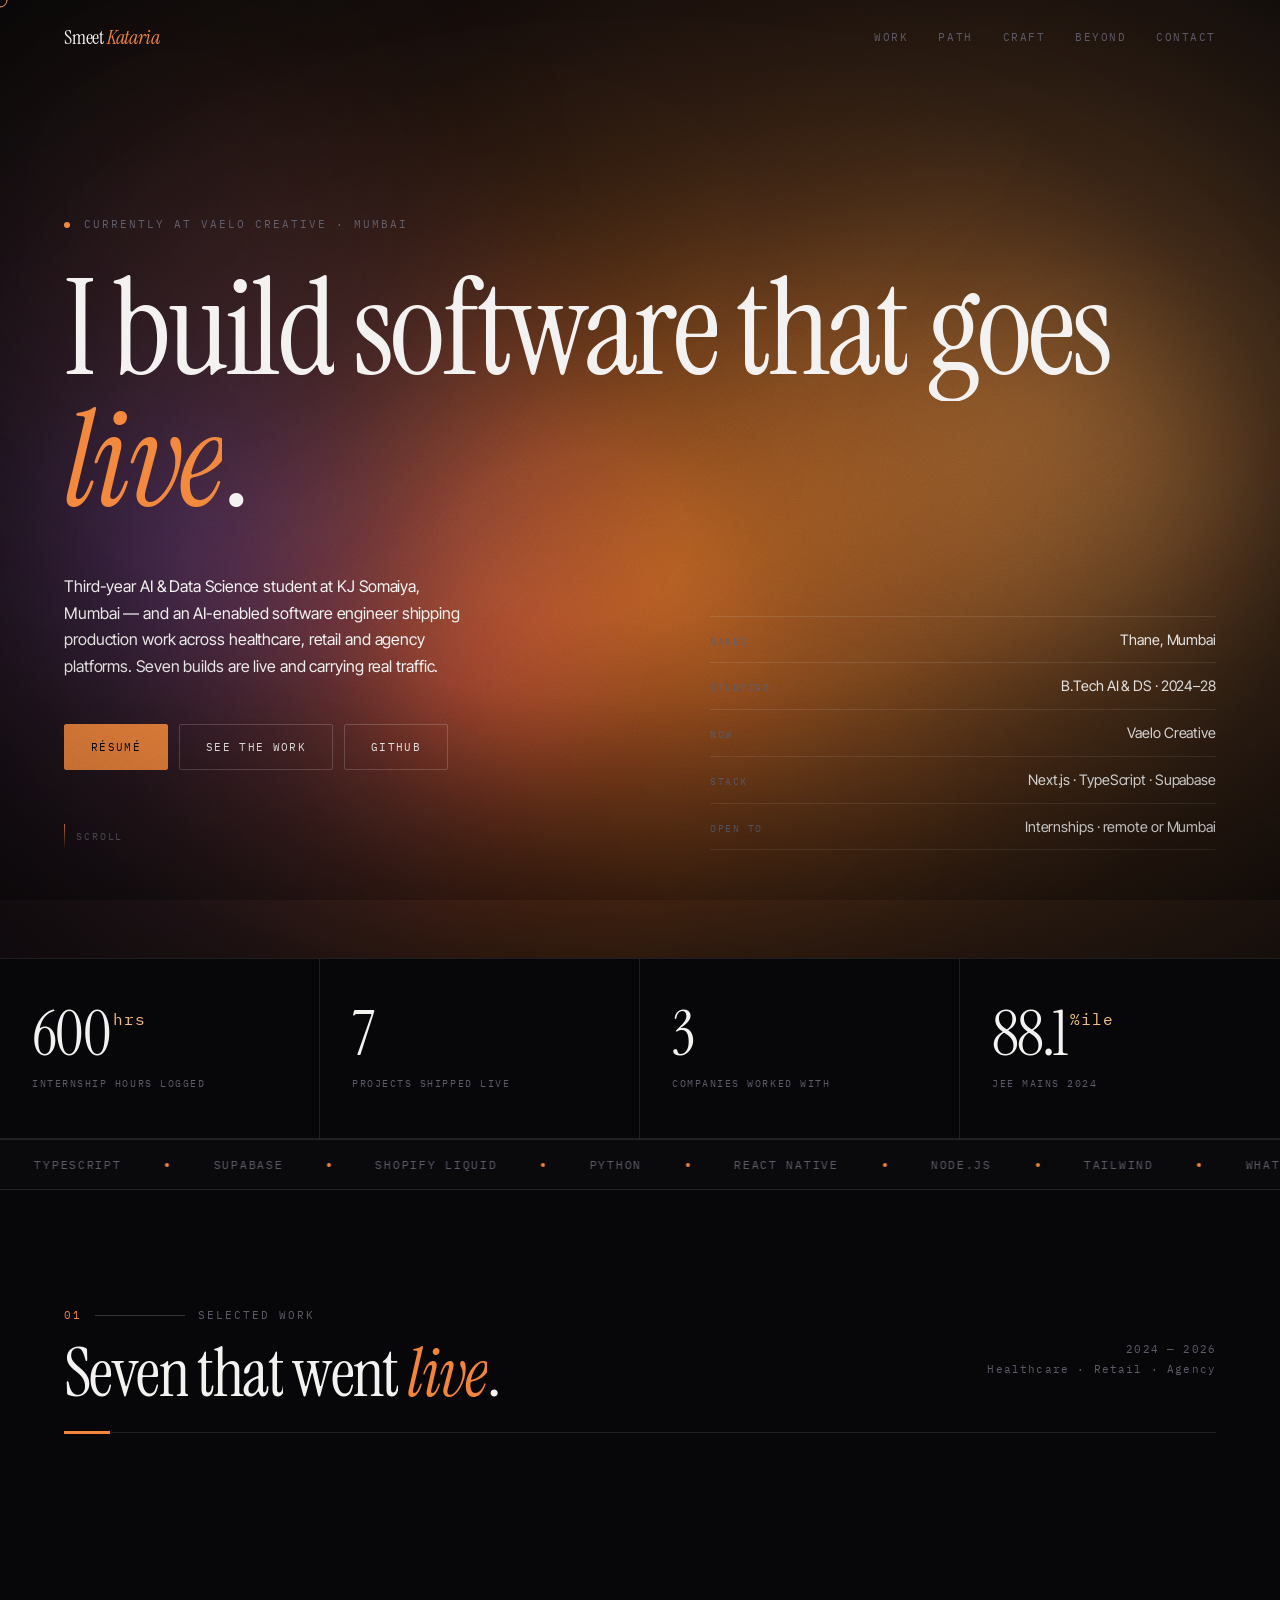
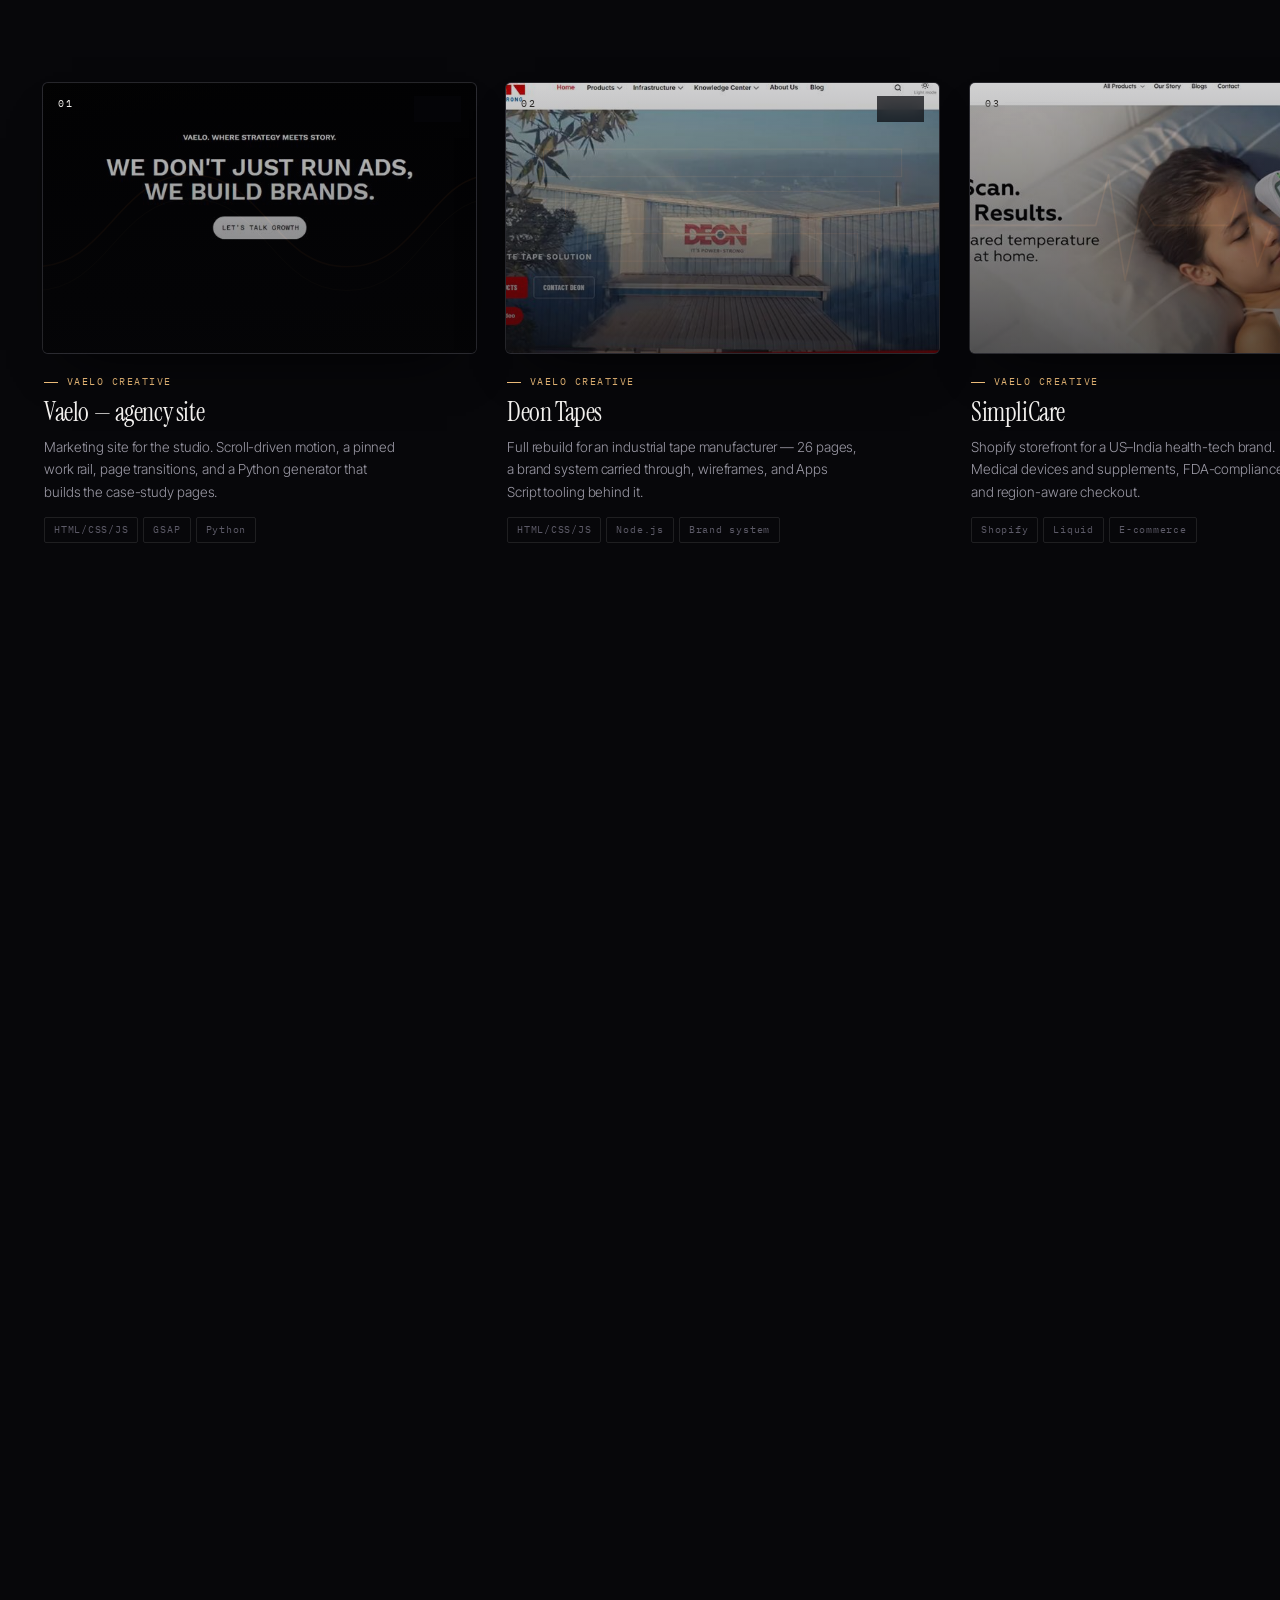
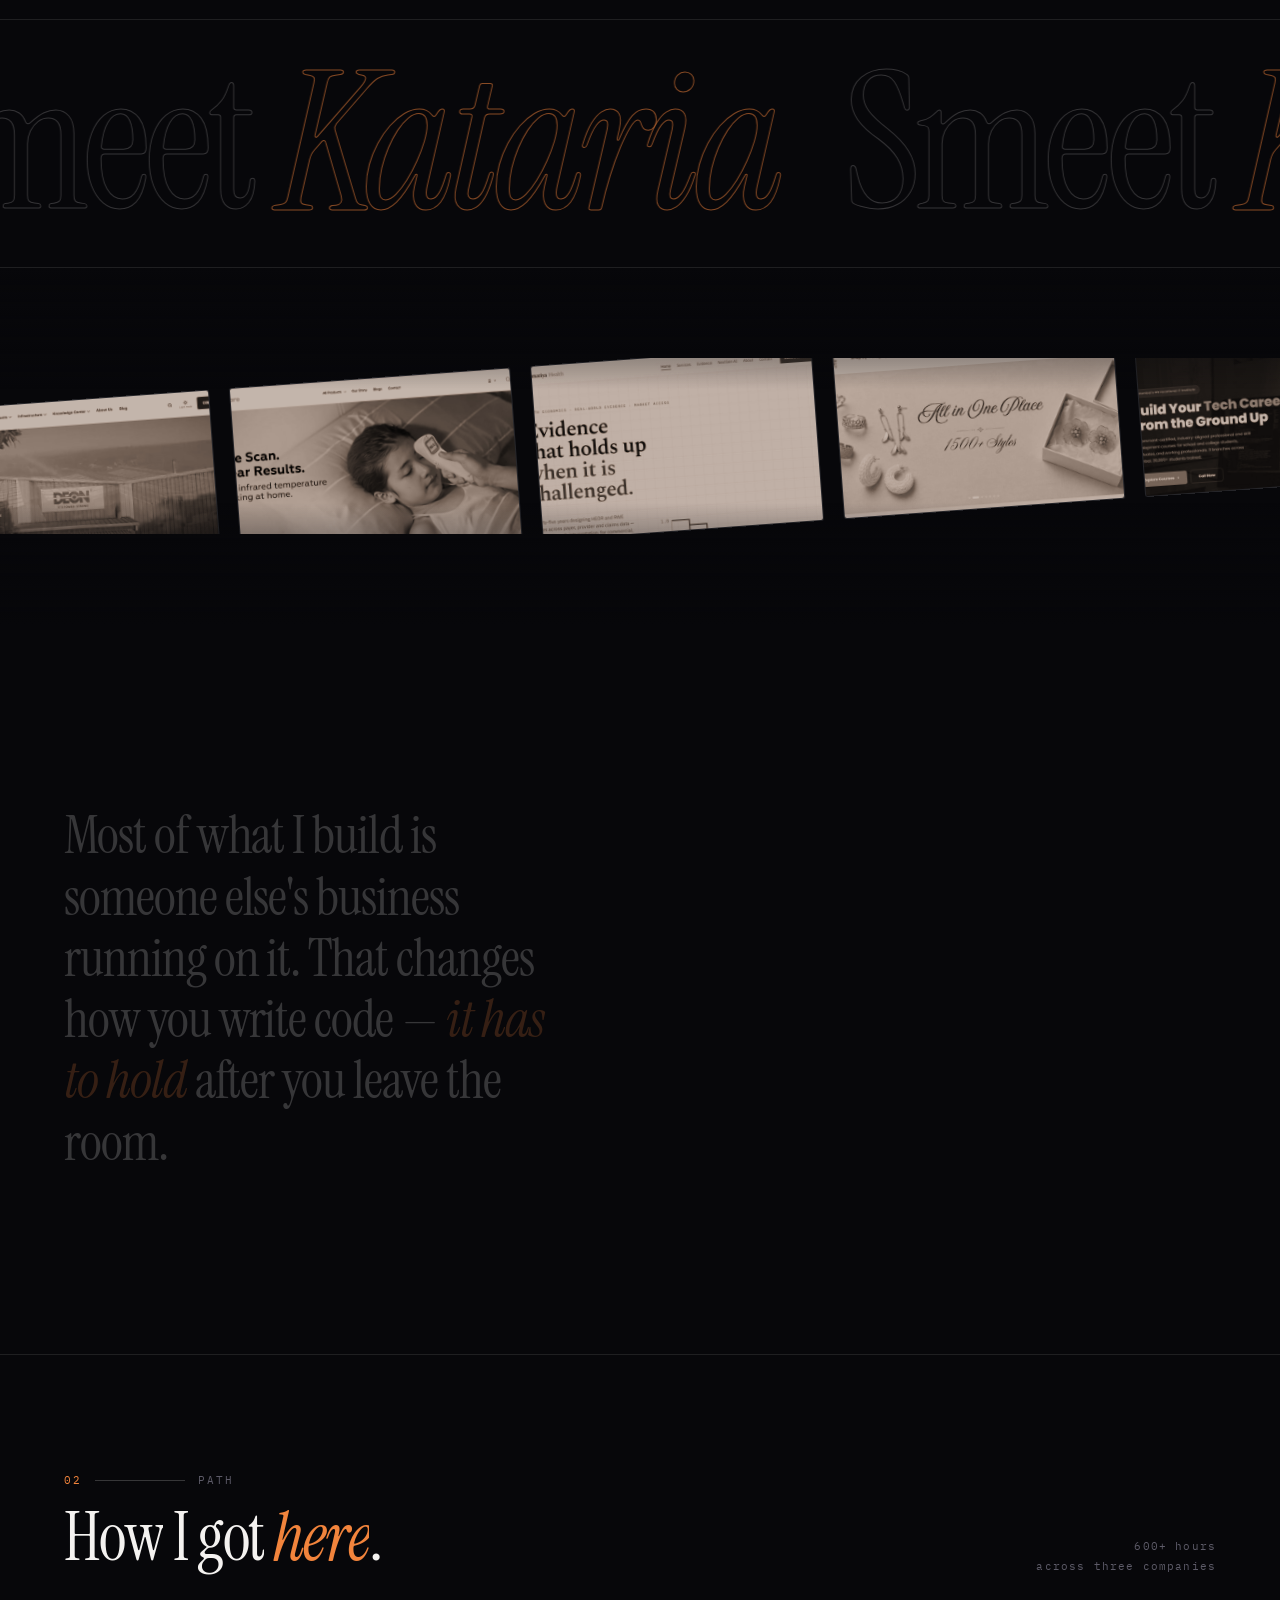
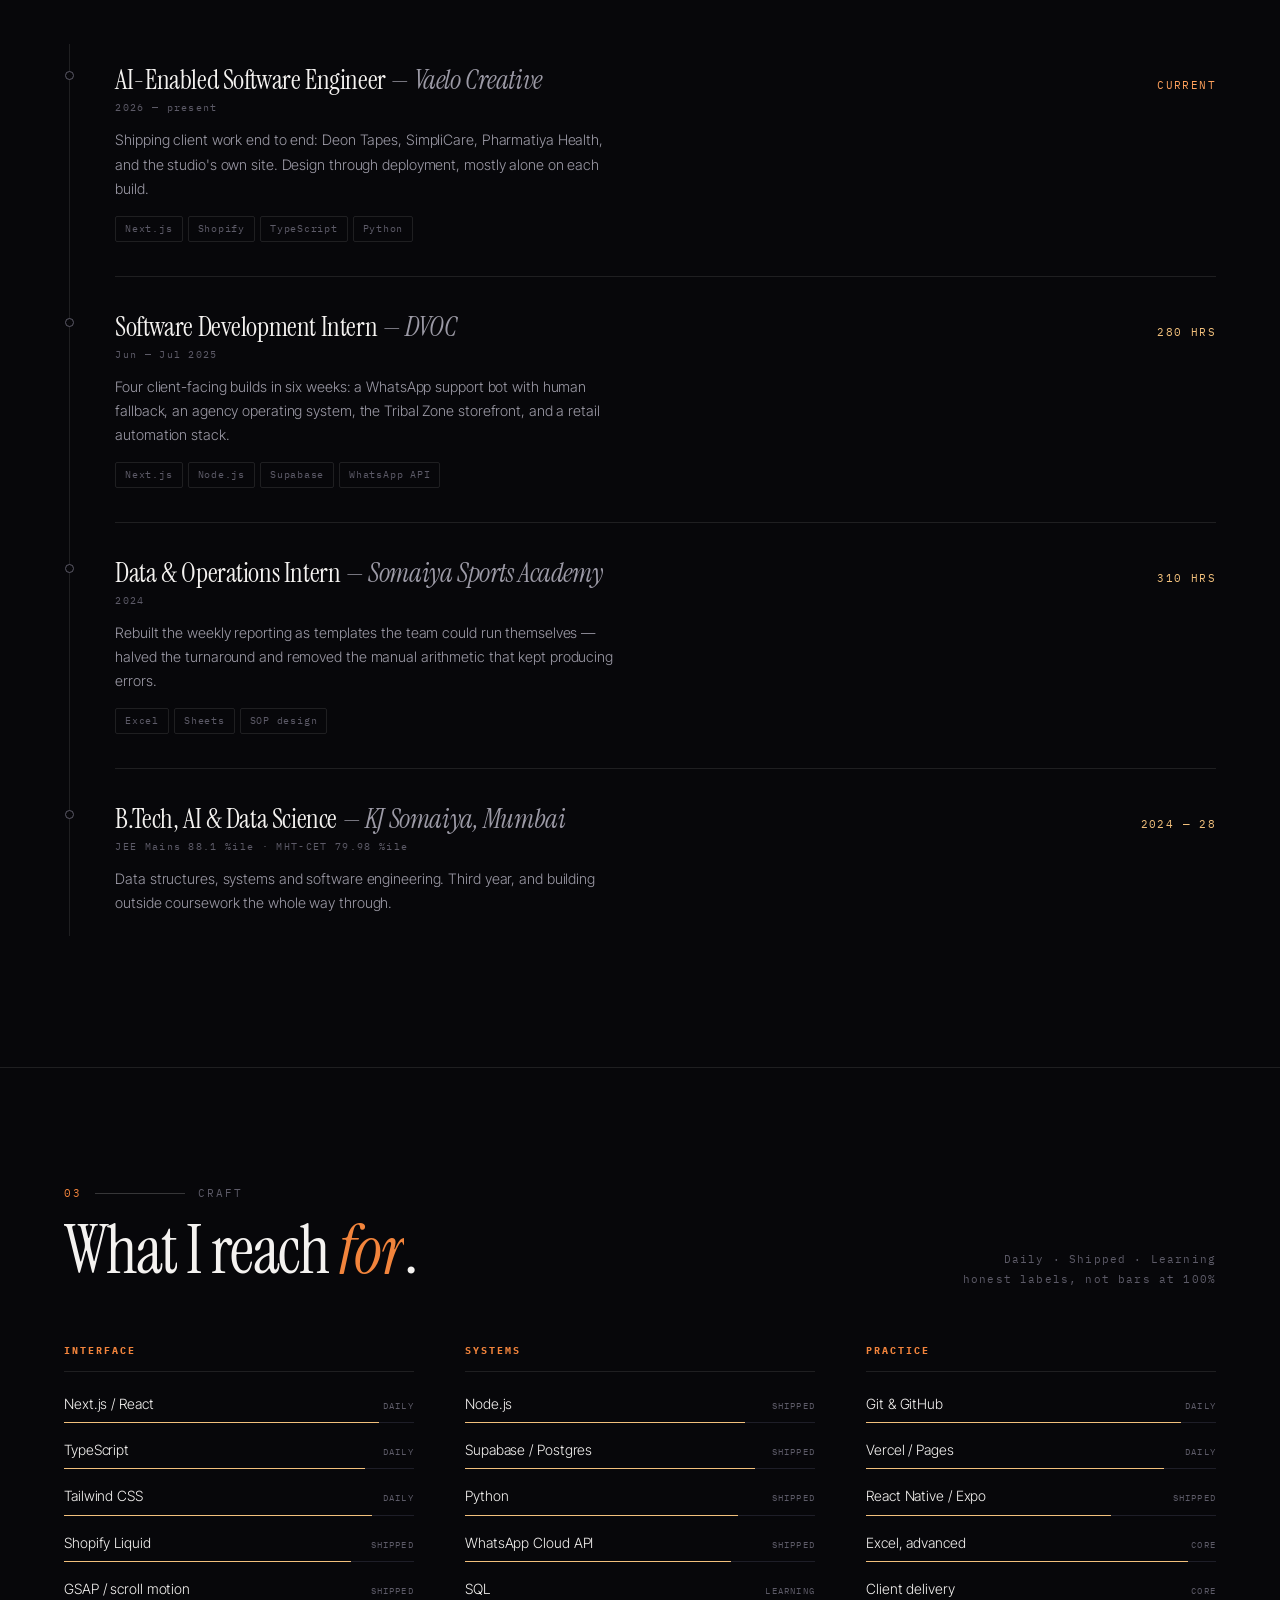
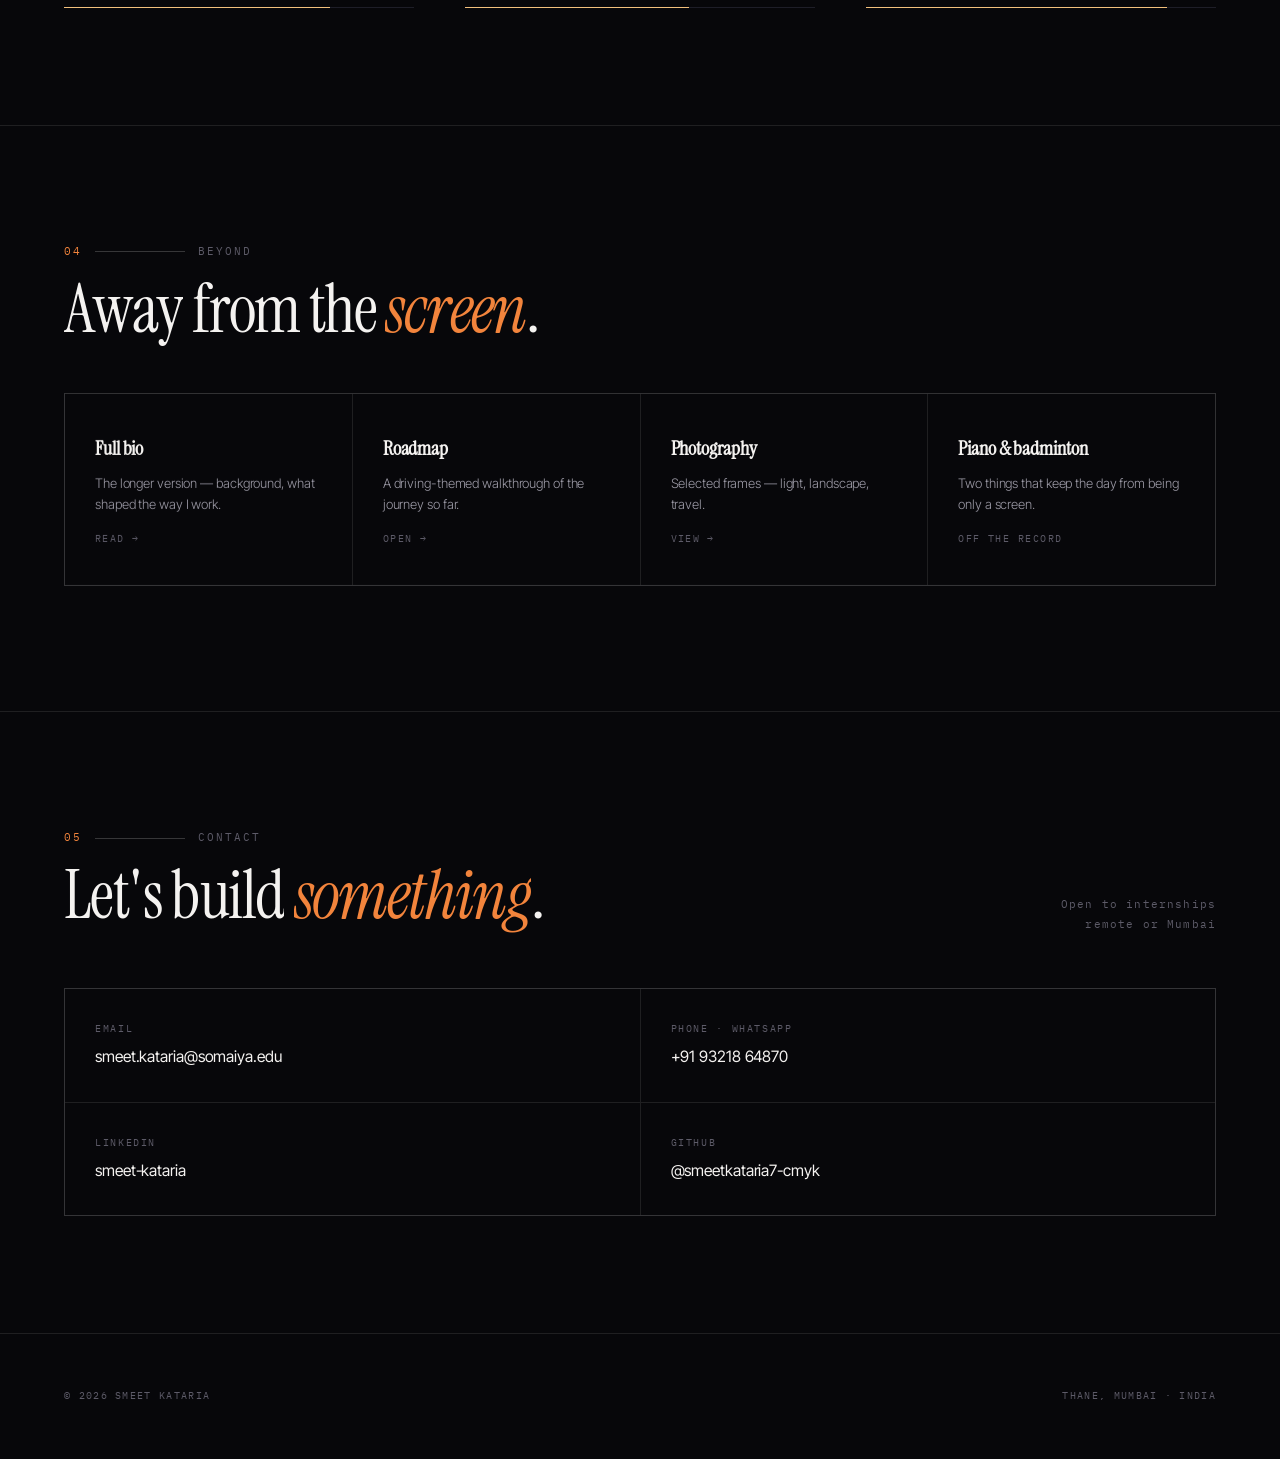
<file: index.html>
<!DOCTYPE html>
<html lang="en">
<head>
<meta charset="UTF-8">
<meta name="viewport" content="width=device-width, initial-scale=1.0">
<title>Smeet Kataria — AI-Enabled Software Engineer</title>
<meta name="description" content="Smeet Kataria — AI-Enabled Software Engineer at Vaelo Creative, Mumbai. Production software across healthcare, e-commerce and agency platforms.">
<meta name="theme-color" content="#07070a">
<meta property="og:title" content="Smeet Kataria — AI-Enabled Software Engineer">
<meta property="og:description" content="Production software across healthcare, e-commerce and agency platforms. Currently at Vaelo Creative, Mumbai.">
<meta property="og:type" content="website">
<link rel="icon" type="image/svg+xml" href="data:image/svg+xml,<svg xmlns='http://www.w3.org/2000/svg' viewBox='0 0 100 100'><rect width='100' height='100' rx='18' fill='%2312100c'/><text x='50' y='70' font-size='58' font-family='Georgia,serif' fill='%23b8443a' text-anchor='middle'>S</text></svg>">
<link rel="preconnect" href="https://fonts.googleapis.com">
<link rel="preconnect" href="https://fonts.gstatic.com" crossorigin>
<link href="https://fonts.googleapis.com/css2?family=Instrument+Serif:ital@0;1&family=Inter+Tight:wght@300;400;500;600;700&family=IBM+Plex+Mono:wght@400;500&display=swap" rel="stylesheet">
<link rel="stylesheet" href="assets/theme.css?v=1788683712">
<style>
/* ── page-specific: everything shared lives in assets/theme.css ── */

/* HERO */
.hero{position:relative;z-index:1;overflow:hidden;
  padding:clamp(150px,24vh,220px) var(--pad) clamp(70px,12vh,130px);}
.hero-grid{position:absolute;inset:0;z-index:1;pointer-events:none;overflow:hidden;
  mask-image:linear-gradient(180deg,transparent 46%,#000 100%);
  -webkit-mask-image:linear-gradient(180deg,transparent 46%,#000 100%);}
.hero-grid i{position:absolute;left:-60%;right:-60%;bottom:-45%;height:130%;
  background-image:linear-gradient(rgba(242,132,60,.10) 1px,transparent 1px),
                   linear-gradient(90deg,rgba(242,132,60,.10) 1px,transparent 1px);
  background-size:72px 72px;transform:perspective(320px) rotateX(70deg);
  transform-origin:bottom center;animation:gridDrift 16s linear infinite;}
@keyframes gridDrift{from{background-position:0 0;}to{background-position:0 72px;}}
.hero-inner{position:relative;z-index:2;max-width:1320px;margin:0 auto;}
.hero-eyebrow{display:flex;align-items:center;gap:14px;margin-bottom:clamp(24px,4vh,40px);}
.hero-eyebrow .dot{width:6px;height:6px;border-radius:50%;background:var(--ox);flex:0 0 auto;
  animation:pulse 2.4s ease-in-out infinite;}
@keyframes pulse{0%,100%{opacity:1;box-shadow:0 0 0 0 rgba(242,132,60,.5);}50%{opacity:.7;box-shadow:0 0 0 7px rgba(242,132,60,0);}}
.hero h1{font-family:var(--serif);font-weight:400;
  font-size:clamp(3rem,10.5vw,9rem);line-height:.9;letter-spacing:-.028em;
  margin-bottom:clamp(28px,4.5vh,48px);}
.hero h1 em{font-style:italic;color:var(--ox);}
.hero-cols{display:grid;grid-template-columns:minmax(0,1.15fr) minmax(0,1fr);
  gap:clamp(28px,5vw,80px);align-items:end;}
@media(max-width:860px){.hero-cols{grid-template-columns:1fr;gap:32px;}}
.hero-lede{max-width:46ch;}
.hero-facts{display:flex;flex-direction:column;border-top:1px solid var(--rule);}
.hero-fact{display:flex;justify-content:space-between;align-items:baseline;gap:16px;
  padding:11px 0;border-bottom:1px solid var(--rule);}
.hero-fact dt{font-family:var(--mono);font-size:.65rem;letter-spacing:.15em;
  text-transform:uppercase;color:var(--bone-3);}
.hero-fact dd{font-size:.9rem;color:var(--bone);text-align:right;}
.cta-row{display:flex;flex-wrap:wrap;gap:11px;margin-top:clamp(30px,5vh,48px);}
.scroll-cue{display:flex;align-items:center;gap:11px;margin-top:clamp(36px,6vh,60px);
  font-family:var(--mono);font-size:.62rem;letter-spacing:.19em;text-transform:uppercase;
  color:var(--bone-3);opacity:0;transition:opacity .8s .95s;}
body.lit .scroll-cue{opacity:1;}
.scroll-cue i{width:1px;height:26px;background:linear-gradient(180deg,var(--ox),transparent);
  animation:cue 1.9s ease-in-out infinite;}
@keyframes cue{0%,100%{opacity:.25;transform:scaleY(.5);transform-origin:top;}50%{opacity:1;transform:scaleY(1);}}

/* FIGURES */
.figures{display:grid;grid-template-columns:repeat(4,1fr);border-top:1px solid var(--rule);
  position:relative;z-index:1;}
@media(max-width:800px){.figures{grid-template-columns:repeat(2,1fr);}}
.fig{padding:clamp(26px,4vw,46px) clamp(18px,2.5vw,32px);border-bottom:1px solid var(--rule);
  border-right:1px solid var(--rule);position:relative;overflow:hidden;
  transition:background .5s var(--ease);}
.fig:last-child{border-right:none;}
@media(max-width:800px){.fig:nth-child(2n){border-right:none;}}
.fig::before{content:'';position:absolute;left:0;right:0;bottom:0;height:2px;background:var(--ox);
  transform:scaleX(0);transform-origin:left;transition:transform .7s var(--ease);}
.fig:hover{background:rgba(244,242,240,.022);}
.fig:hover::before{transform:scaleX(1);}
.fig-n{font-family:var(--serif);font-size:clamp(2.4rem,5vw,3.9rem);line-height:.92;
  color:var(--bone);font-variant-numeric:tabular-nums;letter-spacing:-.025em;
  transition:transform .55s var(--spring);}
.fig:hover .fig-n{transform:translateY(-3px);}
.fig-n sup{font-family:var(--mono);font-size:.26em;color:var(--brass);vertical-align:super;
  letter-spacing:.06em;margin-left:3px;top:-.5em;position:relative;}
.fig-l{font-family:var(--mono);font-size:.64rem;letter-spacing:.15em;text-transform:uppercase;
  color:var(--bone-3);margin-top:13px;line-height:1.6;}

/* WORK RAIL */
.rail-meta{display:flex;justify-content:space-between;align-items:center;gap:20px;
  padding:0 var(--pad);margin-bottom:20px;flex-wrap:wrap;}
.rail-prog{height:1px;background:var(--rule);margin:0 var(--pad) 30px;position:relative;}
.rail-prog i{position:absolute;left:0;top:-1px;height:3px;width:4%;background:var(--ox);
  transition:width .18s var(--swift);}
.swipe-hint{display:none;font-family:var(--mono);font-size:.63rem;letter-spacing:.15em;
  text-transform:uppercase;color:var(--bone-3);padding:0 var(--pad) 14px;}
@media(max-width:900px){.swipe-hint{display:block;}}
.rail-wrap{position:relative;z-index:1;}
.rail-stick{position:sticky;top:0;height:100vh;display:flex;align-items:center;overflow:hidden;}
.rail{display:flex;gap:clamp(16px,2.2vw,30px);padding:0 var(--pad);will-change:transform;}
.card{flex:0 0 clamp(300px,34vw,470px);text-decoration:none;color:inherit;
  display:flex;flex-direction:column;position:relative;will-change:transform;}
.card-frame{position:relative;aspect-ratio:16/10;overflow:hidden;
  background:linear-gradient(168deg,var(--ink-2),var(--ink-1));
  border:1px solid var(--rule);border-radius:6px;
  box-shadow:0 1px 0 rgba(255,255,255,.05) inset,0 26px 54px -30px rgba(0,0,0,.95);
  transition:box-shadow .6s var(--ease),border-color .5s;}
.card:hover .card-frame{
  box-shadow:0 1px 0 rgba(255,255,255,.08) inset,
             0 34px 64px -28px rgba(0,0,0,1),
             0 0 60px -18px rgba(242,132,60,.32);}
/* the sweep — a highlight that crosses the tile as the pointer arrives */
.card-frame > .gloss{position:absolute;top:-60%;bottom:-60%;width:44%;left:-70%;
  z-index:4;pointer-events:none;transform:rotate(14deg);
  background:linear-gradient(90deg,transparent,rgba(255,255,255,.09),transparent);
  transition:left .9s cubic-bezier(.3,.7,.3,1);}
.card:hover .card-frame > .gloss{left:120%;}
.card-frame::after{content:'';position:absolute;inset:0;z-index:3;pointer-events:none;
  background:linear-gradient(180deg,rgba(7,7,10,.10) 0%,rgba(7,7,10,.60) 100%);
  opacity:0;transition:opacity .6s var(--ease);}
.card-frame.has-shot::after{opacity:1;}
.card:hover .card-frame{border-color:var(--rule-2);}
/* the image is oversized so it can parallax inside its own frame */
.card-shot{position:absolute;top:-6%;left:0;width:100%;height:112%;object-fit:cover;
  object-position:top center;z-index:1;opacity:0;
  transition:opacity .9s var(--ease),transform 1s var(--ease);}
.card-shot.ready{opacity:.9;}
.card:hover .card-shot.ready{opacity:1;}
.card-art{position:absolute;inset:0;width:100%;height:100%;z-index:0;
  transition:transform .9s var(--ease);}
.card:hover .card-art{transform:scale(1.05);}
.card-idx{position:absolute;top:13px;left:15px;z-index:4;font-family:var(--mono);
  font-size:.63rem;letter-spacing:.15em;color:var(--bone);mix-blend-mode:difference;}
.card-flag{position:absolute;top:13px;right:15px;z-index:4;font-family:var(--mono);
  font-size:.58rem;letter-spacing:.13em;text-transform:uppercase;padding:4px 10px;
  border-radius:2px;background:rgba(7,7,10,.7);border:1px solid var(--rule-2);
  color:var(--bone-2);backdrop-filter:blur(8px);-webkit-backdrop-filter:blur(8px);}
.card-flag.live{color:var(--ox-hi);border-color:rgba(242,132,60,.4);}
.card-body{padding:20px 2px 0;}
.card-kicker{display:flex;align-items:center;gap:9px;font-family:var(--mono);font-size:.62rem;
  letter-spacing:.15em;text-transform:uppercase;color:var(--brass);margin-bottom:9px;}
.card-kicker::before{content:'';width:14px;height:1px;background:var(--brass);flex:0 0 auto;}
.card h3{font-family:var(--serif);font-weight:400;font-size:clamp(1.2rem,2vw,1.65rem);
  line-height:1.08;letter-spacing:-.016em;margin-bottom:9px;transition:color .35s;}
.card:hover h3{color:var(--ox-hi);}
.card-desc{font-size:.86rem;color:var(--bone-2);line-height:1.62;font-weight:300;max-width:44ch;}
.card-tags{display:flex;flex-wrap:wrap;gap:5px;margin-top:14px;}
.card:hover .tag{border-color:var(--rule-2);color:var(--bone-2);}
@media(max-width:900px){
  .rail-stick{position:relative;height:auto;overflow-x:auto;overflow-y:hidden;
    -webkit-overflow-scrolling:touch;scroll-snap-type:x mandatory;padding-bottom:14px;}
  .rail{transform:none!important;}
  .card{scroll-snap-align:start;}
  .rail-wrap{height:auto!important;}
}

/* STATEMENT — the panel tears apart to uncover the line behind it */
.statement .tear{padding:clamp(30px,6vw,64px) 0;}
.statement p{font-family:var(--serif);font-weight:400;
  font-size:clamp(1.5rem,4.4vw,3.3rem);line-height:1.16;letter-spacing:-.02em;max-width:20ch;}

/* TIMELINE */
.timeline{position:relative;padding-left:clamp(26px,4vw,52px);}
.timeline::before{content:'';position:absolute;left:5px;top:14px;bottom:14px;width:1px;background:var(--rule);}
.tl-fill{position:absolute;left:5px;top:14px;width:1px;height:0;
  background:linear-gradient(180deg,var(--ox),rgba(242,132,60,.15));transition:height .2s linear;}
.entry{position:relative;padding:clamp(22px,3.4vw,34px) 0;border-bottom:1px solid var(--rule);
  transition:padding-left .5s var(--spring);}
.entry:last-child{border-bottom:none;}
.entry:hover{padding-left:9px;}
.entry::before{content:'';position:absolute;left:calc(-1 * clamp(26px,4vw,52px) + 1px);
  top:calc(clamp(22px,3.4vw,34px) + 7px);width:9px;height:9px;border-radius:50%;
  background:var(--ink);border:1px solid var(--bone-3);
  transition:all .55s var(--spring);z-index:2;}
.entry.lit::before{background:var(--ox);border-color:var(--ox);box-shadow:0 0 0 4px rgba(242,132,60,.14);}
.entry-top{display:flex;justify-content:space-between;align-items:baseline;gap:14px;
  flex-wrap:wrap;margin-bottom:5px;}
.entry-role{font-family:var(--serif);font-size:clamp(1.15rem,2.3vw,1.7rem);line-height:1.14;
  letter-spacing:-.015em;}
.entry-role span{color:var(--bone-2);font-style:italic;}
.entry-hrs{font-family:var(--mono);font-size:.66rem;letter-spacing:.13em;text-transform:uppercase;
  color:var(--brass);white-space:nowrap;}
.entry-hrs.now{color:var(--ox-hi);}
.entry-when{font-family:var(--mono);font-size:.64rem;letter-spacing:.13em;color:var(--bone-3);
  margin-bottom:11px;}
.entry-note{font-size:.9rem;color:var(--bone-2);line-height:1.68;max-width:64ch;font-weight:300;}
.entry-tags{display:flex;flex-wrap:wrap;gap:5px;margin-top:15px;}

/* SKILLS */
.skills{display:grid;grid-template-columns:repeat(auto-fit,minmax(230px,1fr));
  gap:clamp(28px,4vw,56px);}
.sk-group h4{font-family:var(--mono);font-size:.64rem;letter-spacing:.19em;text-transform:uppercase;
  color:var(--ox);margin-bottom:20px;padding-bottom:11px;border-bottom:1px solid var(--rule);}
.sk-group ul{list-style:none;display:flex;flex-direction:column;gap:15px;}
.sk-item{display:flex;flex-direction:column;gap:7px;}
.sk-top{display:flex;justify-content:space-between;align-items:baseline;gap:10px;}
.sk-name{font-size:.88rem;font-weight:300;transition:color .3s;}
.sk-item:hover .sk-name{color:var(--ox-hi);}
.sk-lvl{font-family:var(--mono);font-size:.57rem;letter-spacing:.13em;text-transform:uppercase;
  color:var(--bone-3);}
.meter{height:1px;background:var(--ink-3);position:relative;overflow:hidden;}
.meter i{position:absolute;left:0;top:0;height:100%;width:0;background:var(--brass);
  transition:width 1.2s var(--ease);transition-delay:calc(var(--d,0)*70ms);}
.sk-item:hover .meter i{background:var(--ox);}

/* BEYOND */
.beyond{display:grid;grid-template-columns:repeat(auto-fit,minmax(220px,1fr));gap:1px;
  background:var(--rule);border:1px solid var(--rule);}
.by{background:var(--ink);padding:clamp(24px,3.4vw,38px) clamp(20px,2.6vw,30px);
  text-decoration:none;color:inherit;position:relative;overflow:hidden;
  transition:background .5s var(--ease);min-height:150px;display:flex;flex-direction:column;}
.by::before{content:'';position:absolute;inset:0;pointer-events:none;opacity:0;
  transition:opacity .5s;
  background:radial-gradient(340px circle at var(--mx,50%) var(--my,50%),rgba(242,132,60,.13),transparent 62%);}
.by:hover{background:var(--ink-1);}
.by:hover::before{opacity:1;}
.by h4{font-family:var(--serif);font-size:1.24rem;margin-bottom:8px;position:relative;
  transition:color .35s;}
.by:hover h4{color:var(--ox-hi);}
.by p{font-size:.82rem;color:var(--bone-2);line-height:1.6;font-weight:300;position:relative;}
.by .go{margin-top:auto;padding-top:16px;font-family:var(--mono);font-size:.6rem;
  letter-spacing:.15em;text-transform:uppercase;color:var(--bone-3);
  display:flex;align-items:center;gap:7px;position:relative;
  transition:color .35s,gap .35s var(--spring);}
.by:hover .go{color:var(--ox-hi);gap:12px;}

</style>
</head>
<body>

<div class="curtain" id="curtain" aria-hidden="true">
  <div class="curtain-panel l"></div>
  <div class="curtain-panel r"></div>
  <div class="curtain-inner">
    <div class="curtain-sub">Mumbai · AI-enabled software engineer</div>
    <div class="curtain-rule"><i id="curtainBar"></i></div>
    <div class="curtain-row">
      <div class="curtain-word"><i>Smeet <b>Kataria</b></i></div>
      <div class="curtain-num" id="curtainNum">0</div>
    </div>
  </div>
</div>

<div class="warmth" aria-hidden="true"><i class="w1"></i><i class="w2"></i><i class="w3"></i></div>
<div class="vignette" aria-hidden="true"></div>
<div class="grain" aria-hidden="true"></div>
<div class="cursor" id="cursor" aria-hidden="true"></div>
<div class="progress" id="progress" aria-hidden="true"></div>

<button class="totop" id="totop" aria-label="Back to top">
  <svg viewBox="0 0 46 46" aria-hidden="true"><circle id="totopRing" cx="23" cy="23" r="21" stroke-dasharray="132" stroke-dashoffset="132"/></svg>
  <span style="position:relative">&uarr;</span>
</button>

<nav>
  <a class="nav-logo" href="#top">Smeet <em>Kataria</em></a>
  <div class="nav-links">
    <a href="#work" data-scramble>Work</a>
    <a href="#path" data-scramble>Path</a>
    <a href="#craft" data-scramble>Craft</a>
    <a href="#beyond" data-scramble>Beyond</a>
    <a href="#contact" data-scramble>Contact</a>
  </div>
  <button class="burger" aria-label="Menu" aria-expanded="false"><i></i><i></i><i></i></button>
</nav>
<div class="mobile-menu">
  <a href="#work">Work</a><a href="#path">Path</a><a href="#craft">Craft</a>
  <a href="#beyond">Beyond</a><a href="#contact">Contact</a>
</div>

<header class="hero" id="top">
  <div class="bloom" aria-hidden="true"><canvas data-bloom></canvas></div>
  <div class="hero-grid" aria-hidden="true"><i></i></div>
  <div class="hero-inner">
    <div class="hero-eyebrow">
      <span class="dot"></span>
      <span class="label">Currently at Vaelo Creative · Mumbai</span>
    </div>
    <h1 data-split data-split-now>I build software that goes <em>live</em>.</h1>
    <div class="hero-cols">
      <div>
        <p class="hero-lede" data-rev>Third-year AI &amp; Data Science student at KJ Somaiya, Mumbai — and an AI-enabled software engineer shipping production work across healthcare, retail and agency platforms. Seven builds are live and carrying real traffic.</p>
        <div class="cta-row" data-rev>
          <a class="btn btn-solid" href="resume.pdf" target="_blank" rel="noopener" data-cursor="Open"><span>Résumé</span></a>
          <a class="btn" href="#work"><span>See the work</span></a>
          <a class="btn" href="https://github.com/smeetkataria7-cmyk" target="_blank" rel="noopener" data-cursor="GitHub"><span>GitHub</span></a>
        </div>
        <div class="scroll-cue"><i></i> Scroll</div>
      </div>
      <dl class="hero-facts" data-rev data-stagger>
        <div class="hero-fact"><dt>Based</dt><dd>Thane, Mumbai</dd></div>
        <div class="hero-fact"><dt>Studying</dt><dd>B.Tech AI &amp; DS · 2024–28</dd></div>
        <div class="hero-fact"><dt>Now</dt><dd>Vaelo Creative</dd></div>
        <div class="hero-fact"><dt>Stack</dt><dd>Next.js · TypeScript · Supabase</dd></div>
        <div class="hero-fact"><dt>Open to</dt><dd>Internships · remote or Mumbai</dd></div>
      </dl>
    </div>
  </div>
</header>

<div class="figures" data-rev data-stagger>
  <div class="fig"><div class="fig-n"><span data-count="600">600</span><sup>hrs</sup></div><div class="fig-l">Internship hours logged</div></div>
  <div class="fig"><div class="fig-n"><span data-count="7">7</span></div><div class="fig-l">Projects shipped live</div></div>
  <div class="fig"><div class="fig-n"><span data-count="3">3</span></div><div class="fig-l">Companies worked with</div></div>
  <div class="fig"><div class="fig-n"><span data-count="88.1" data-dec="1">88.1</span><sup>%ile</sup></div><div class="fig-l">JEE Mains 2024</div></div>
</div>

<div class="ticker" aria-hidden="true">
  <div class="ticker-track" id="ticker">
    <span>Next.js</span><span>TypeScript</span><span>Supabase</span><span>Shopify Liquid</span><span>Python</span><span>React Native</span><span>Node.js</span><span>Tailwind</span><span>WhatsApp API</span><span>GSAP</span>
    <span>Next.js</span><span>TypeScript</span><span>Supabase</span><span>Shopify Liquid</span><span>Python</span><span>React Native</span><span>Node.js</span><span>Tailwind</span><span>WhatsApp API</span><span>GSAP</span>
  </div>
</div>

<section id="work" class="sec" style="padding-left:0;padding-right:0;">
  <div class="rail-meta" data-rev>
    <div>
      <div class="sec-label"><span class="num">01</span><span class="rule"></span><span>Selected work</span></div>
      <h2 class="sec-title">Seven that went <em>live</em>.</h2>
    </div>
    <div class="sec-aside">2024 — 2026<br>Healthcare · Retail · Agency</div>
  </div>
  <div class="rail-prog"><i id="railProg"></i></div>
  <p class="swipe-hint">Swipe sideways →</p>
  <div class="rail-wrap" id="railWrap">
    <div class="rail-stick">
      <div class="rail" id="rail">

        <a class="card" href="https://www.vaelocreative.com/" target="_blank" rel="noopener" data-cursor="Visit" data-shot="shots/vaelo.jpg">
          <div class="card-frame" data-slices="7"><span class="gloss" aria-hidden="true"></span>
            <span class="card-idx">01</span><span class="card-flag live">Live</span>
            <svg class="card-art" viewBox="0 0 470 294" fill="none" aria-hidden="true">
              <path class="draw" d="M-10 200 C 70 200, 80 100, 160 100 S 250 200, 330 200 S 420 100, 490 100" stroke="#f2843c" stroke-width="1.5" opacity=".8"/>
              <path class="draw" style="transition-delay:.14s" d="M-10 226 C 70 226, 80 126, 160 126 S 250 226, 330 226 S 420 126, 490 126" stroke="#f2c07c" stroke-width="1" opacity=".4"/>
            </svg>
          </div>
          <div class="card-body">
            <div class="card-kicker">Vaelo Creative</div>
            <h3>Vaelo — agency site</h3>
            <p class="card-desc">Marketing site for the studio. Scroll-driven motion, a pinned work rail, page transitions, and a Python generator that builds the case-study pages.</p>
            <div class="card-tags"><span class="tag">HTML/CSS/JS</span><span class="tag">GSAP</span><span class="tag">Python</span></div>
          </div>
        </a>

        <a class="card" href="https://deontapes.com/" target="_blank" rel="noopener" data-cursor="Visit" data-shot="shots/deon-tapes.jpg">
          <div class="card-frame" data-slices="7"><span class="gloss" aria-hidden="true"></span>
            <span class="card-idx">02</span><span class="card-flag live">Live</span>
            <svg class="card-art" viewBox="0 0 470 294" fill="none" aria-hidden="true">
              <g stroke="#f2843c" stroke-width="1">
                <rect class="pop" style="--d:0" x="40" y="72" width="390" height="30" fill="rgba(242,132,60,.10)"/>
                <rect class="pop" style="--d:1" x="64" y="118" width="342" height="30" fill="rgba(242,132,60,.16)"/>
                <rect class="pop" style="--d:2" x="88" y="164" width="294" height="30" fill="rgba(242,132,60,.09)"/>
              </g>
            </svg>
          </div>
          <div class="card-body">
            <div class="card-kicker">Vaelo Creative</div>
            <h3>Deon Tapes</h3>
            <p class="card-desc">Full rebuild for an industrial tape manufacturer — 26 pages, a brand system carried through, wireframes, and Apps Script tooling behind it.</p>
            <div class="card-tags"><span class="tag">HTML/CSS/JS</span><span class="tag">Node.js</span><span class="tag">Brand system</span></div>
          </div>
        </a>

        <a class="card" href="https://www.simplicare.us/en-in/pages/home-in" target="_blank" rel="noopener" data-cursor="Visit" data-shot="shots/simplicare.jpg">
          <div class="card-frame" data-slices="7"><span class="gloss" aria-hidden="true"></span>
            <span class="card-idx">03</span><span class="card-flag live">Live</span>
            <svg class="card-art" viewBox="0 0 470 294" fill="none" aria-hidden="true">
              <path class="draw" d="M-10 155 H 120 L 136 155 L 150 100 L 168 215 L 186 132 L 200 155 H 268 L 282 155 L 296 112 L 312 200 L 328 155 H 490"
                    stroke="#f2843c" stroke-width="1.8" stroke-linejoin="round" stroke-linecap="round"/>
            </svg>
          </div>
          <div class="card-body">
            <div class="card-kicker">Vaelo Creative</div>
            <h3>SimpliCare</h3>
            <p class="card-desc">Shopify storefront for a US–India health-tech brand. Medical devices and supplements, FDA-compliance copy, and region-aware checkout.</p>
            <div class="card-tags"><span class="tag">Shopify</span><span class="tag">Liquid</span><span class="tag">E-commerce</span></div>
          </div>
        </a>

        <a class="card" href="https://github.com/PalakAgrawal-git/Pharmatiya" target="_blank" rel="noopener" data-cursor="Repo" data-shot="shots/pharmatiya.jpg">
          <div class="card-frame" data-slices="7"><span class="gloss" aria-hidden="true"></span>
            <span class="card-idx">04</span><span class="card-flag">In build</span>
            <svg class="card-art" viewBox="0 0 470 294" fill="none" aria-hidden="true">
              <g stroke="#f2c07c" stroke-width="1" opacity=".5">
                <path class="draw" d="M140 95 L235 147 L140 199 Z"/>
                <path class="draw" style="transition-delay:.12s" d="M235 147 L330 95 L330 199 Z"/>
              </g>
              <g fill="#f2843c">
                <circle class="pop" style="--d:3" cx="140" cy="95" r="4"/><circle class="pop" style="--d:4" cx="235" cy="147" r="5"/>
                <circle class="pop" style="--d:5" cx="140" cy="199" r="4"/><circle class="pop" style="--d:6" cx="330" cy="95" r="4"/>
                <circle class="pop" style="--d:7" cx="330" cy="199" r="4"/>
              </g>
            </svg>
          </div>
          <div class="card-body">
            <div class="card-kicker">Partner project</div>
            <h3>Pharmatiya Health</h3>
            <p class="card-desc">Site for a health-economics consultancy. 47 publications made searchable, a study finder built at compile time, and a team CMS that degrades gracefully.</p>
            <div class="card-tags"><span class="tag">Next.js</span><span class="tag">TypeScript</span><span class="tag">Tailwind</span></div>
          </div>
        </a>

        <a class="card" href="https://www.tribalzone.in/" target="_blank" rel="noopener" data-cursor="Visit" data-shot="shots/tribal-zone.jpg">
          <div class="card-frame" data-slices="7"><span class="gloss" aria-hidden="true"></span>
            <span class="card-idx">05</span><span class="card-flag live">Live</span>
            <svg class="card-art" viewBox="0 0 470 294" fill="none" aria-hidden="true">
              <g stroke="#f2c07c" fill="none">
                <circle class="draw" cx="235" cy="147" r="82" stroke-width="1" opacity=".45"/>
                <circle class="draw" style="transition-delay:.16s" cx="235" cy="147" r="54" stroke-width="1" opacity=".7"/>
              </g>
              <g fill="#f2843c">
                <circle class="pop" style="--d:3" cx="235" cy="65" r="3.5"/><circle class="pop" style="--d:4" cx="293" cy="89" r="3"/>
                <circle class="pop" style="--d:5" cx="317" cy="147" r="3.5"/><circle class="pop" style="--d:6" cx="293" cy="205" r="3"/>
                <circle class="pop" style="--d:7" cx="235" cy="229" r="3.5"/><circle class="pop" style="--d:8" cx="177" cy="205" r="3"/>
                <circle class="pop" style="--d:9" cx="153" cy="147" r="3.5"/><circle class="pop" style="--d:10" cx="177" cy="89" r="3"/>
              </g>
            </svg>
          </div>
          <div class="card-body">
            <div class="card-kicker">DVOC</div>
            <h3>Tribal Zone</h3>
            <p class="card-desc">Shopify storefront for a fashion-jewellery brand — six collections with client-side filtering, hover-zoom gallery, cart drawer. Forty theme iterations before cutover.</p>
            <div class="card-tags"><span class="tag">Shopify Liquid</span><span class="tag">JavaScript</span></div>
          </div>
        </a>

        <a class="card" href="https://dvoc.in/" target="_blank" rel="noopener" data-cursor="Visit" data-shot="shots/dvoc.jpg">
          <div class="card-frame" data-slices="7"><span class="gloss" aria-hidden="true"></span>
            <span class="card-idx">06</span><span class="card-flag live">Live</span>
            <svg class="card-art" viewBox="0 0 470 294" fill="none" aria-hidden="true">
              <g stroke="#f2c07c" stroke-width="1">
                <rect class="pop" style="--d:0" x="106" y="88" width="80" height="52" fill="rgba(242,192,124,.09)"/>
                <rect class="pop" style="--d:1" x="196" y="88" width="80" height="52" fill="rgba(242,132,60,.14)"/>
                <rect class="pop" style="--d:2" x="286" y="88" width="80" height="52" fill="rgba(242,192,124,.09)"/>
                <rect class="pop" style="--d:3" x="106" y="152" width="80" height="52" fill="rgba(242,192,124,.06)"/>
                <rect class="pop" style="--d:4" x="196" y="152" width="80" height="52" fill="rgba(242,192,124,.09)"/>
                <rect class="pop" style="--d:5" x="286" y="152" width="80" height="52" fill="rgba(242,192,124,.06)"/>
              </g>
              <path class="draw" style="transition-delay:.5s" d="M220 112 l10 11 l22 -22" stroke="#f2843c" stroke-width="2.2" stroke-linecap="round" stroke-linejoin="round"/>
            </svg>
          </div>
          <div class="card-body">
            <div class="card-kicker">DVOC</div>
            <h3>DVOC Institute</h3>
            <p class="card-desc">Site for a vocational IT institute — course catalogue, quiz flow, support chatbot, and NSDC/MKCL partner integrations. 30,000 students trained.</p>
            <div class="card-tags"><span class="tag">HTML/JS</span><span class="tag">Python</span><span class="tag">GitHub Pages</span></div>
          </div>
        </a>

        <a class="card" href="https://github.com/smeetkataria7-cmyk/memory-lane" target="_blank" rel="noopener" data-cursor="Repo" data-shot="shots/memory-lane.jpg">
          <div class="card-frame" data-slices="7"><span class="gloss" aria-hidden="true"></span>
            <span class="card-idx">07</span><span class="card-flag">Personal</span>
            <svg class="card-art" viewBox="0 0 470 294" fill="none" aria-hidden="true"><g id="orbs"></g></svg>
          </div>
          <div class="card-body">
            <div class="card-kicker">Personal project</div>
            <h3>Memory Lane</h3>
            <p class="card-desc">One orb a day, coloured by how the day actually felt. A journalling app with circles, streaks and a journey view — Expo front to back, Supabase behind it.</p>
            <div class="card-tags"><span class="tag">React Native</span><span class="tag">Expo</span><span class="tag">Supabase</span></div>
          </div>
        </a>

      </div>
    </div>
  </div>
</section>

<div class="wordmark" aria-hidden="true">
  <div class="wordmark-track">
    <span>Smeet <em>Kataria</em></span><span>Smeet <em>Kataria</em></span>
    <span>Smeet <em>Kataria</em></span><span>Smeet <em>Kataria</em></span>
  </div>
</div>

<div class="bands" aria-hidden="true">
  <div class="band">
    <div class="band-tilt">
      <div class="band-row" data-speed=".038">
        <div class="band-item"><img src="shots/vaelo.jpg" alt=""></div>
        <div class="band-item"><img src="shots/deon-tapes.jpg" alt=""></div>
        <div class="band-item"><img src="shots/simplicare.jpg" alt=""></div>
        <div class="band-item"><img src="shots/pharmatiya.jpg" alt=""></div>
        <div class="band-item"><img src="shots/tribal-zone.jpg" alt=""></div>
        <div class="band-item"><img src="shots/dvoc.jpg" alt=""></div>
        <div class="band-item"><img src="shots/vaelo.jpg" alt=""></div>
        <div class="band-item"><img src="shots/deon-tapes.jpg" alt=""></div>
        <div class="band-item"><img src="shots/simplicare.jpg" alt=""></div>
        <div class="band-item"><img src="shots/pharmatiya.jpg" alt=""></div>
        <div class="band-item"><img src="shots/tribal-zone.jpg" alt=""></div>
        <div class="band-item"><img src="shots/dvoc.jpg" alt=""></div>
      </div>
    </div>
  </div>
</div>

<section class="sec statement">
  <div class="wrap">
    <div class="tear">
      <div class="tear-panels" aria-hidden="true"><i class="t"></i><i class="b"></i></div>
      <div class="tear-face" aria-hidden="true">Why it matters</div>
      <p data-warm>Most of what I build is someone else's business running on it. That changes how you write code — <span class="accent">it has to hold</span> after you leave the room.</p>
    </div>
  </div>
</section>

<section class="sec" id="path" style="border-top:1px solid var(--rule);">
  <div class="wrap">
    <div class="sec-head" data-rev>
      <div>
        <div class="sec-label"><span class="num">02</span><span class="rule"></span><span>Path</span></div>
        <h2 class="sec-title">How I got <em>here</em>.</h2>
      </div>
      <div class="sec-aside">600+ hours<br>across three companies</div>
    </div>

    <div class="timeline" data-rev data-stagger>
      <div class="tl-fill" id="tlFill" aria-hidden="true"></div>

      <div class="entry">
        <div class="entry-top">
          <div class="entry-role">AI-Enabled Software Engineer <span>— Vaelo Creative</span></div>
          <div class="entry-hrs now">Current</div>
        </div>
        <div class="entry-when">2026 — present</div>
        <p class="entry-note">Shipping client work end to end: Deon Tapes, SimpliCare, Pharmatiya Health, and the studio's own site. Design through deployment, mostly alone on each build.</p>
        <div class="entry-tags"><span class="tag">Next.js</span><span class="tag">Shopify</span><span class="tag">TypeScript</span><span class="tag">Python</span></div>
      </div>

      <div class="entry">
        <div class="entry-top">
          <div class="entry-role">Software Development Intern <span>— DVOC</span></div>
          <div class="entry-hrs">280 hrs</div>
        </div>
        <div class="entry-when">Jun — Jul 2025</div>
        <p class="entry-note">Four client-facing builds in six weeks: a WhatsApp support bot with human fallback, an agency operating system, the Tribal Zone storefront, and a retail automation stack.</p>
        <div class="entry-tags"><span class="tag">Next.js</span><span class="tag">Node.js</span><span class="tag">Supabase</span><span class="tag">WhatsApp API</span></div>
      </div>

      <div class="entry">
        <div class="entry-top">
          <div class="entry-role">Data &amp; Operations Intern <span>— Somaiya Sports Academy</span></div>
          <div class="entry-hrs">310 hrs</div>
        </div>
        <div class="entry-when">2024</div>
        <p class="entry-note">Rebuilt the weekly reporting as templates the team could run themselves — halved the turnaround and removed the manual arithmetic that kept producing errors.</p>
        <div class="entry-tags"><span class="tag">Excel</span><span class="tag">Sheets</span><span class="tag">SOP design</span></div>
      </div>

      <div class="entry">
        <div class="entry-top">
          <div class="entry-role">B.Tech, AI &amp; Data Science <span>— KJ Somaiya, Mumbai</span></div>
          <div class="entry-hrs">2024 — 28</div>
        </div>
        <div class="entry-when">JEE Mains 88.1 %ile · MHT-CET 79.98 %ile</div>
        <p class="entry-note">Data structures, systems and software engineering. Third year, and building outside coursework the whole way through.</p>
      </div>
    </div>
  </div>
</section>

<section class="sec" id="craft" style="border-top:1px solid var(--rule);">
  <div class="wrap">
    <div class="sec-head" data-rev>
      <div>
        <div class="sec-label"><span class="num">03</span><span class="rule"></span><span>Craft</span></div>
        <h2 class="sec-title">What I reach <em>for</em>.</h2>
      </div>
      <div class="sec-aside">Daily · Shipped · Learning<br>honest labels, not bars at 100%</div>
    </div>
    <div class="skills" data-rev data-stagger>
      <div class="sk-group">
        <h4>Interface</h4>
        <ul>
          <li class="sk-item" data-lvl="90"><div class="sk-top"><span class="sk-name">Next.js / React</span><span class="sk-lvl">Daily</span></div><div class="meter"><i></i></div></li>
          <li class="sk-item" data-lvl="86"><div class="sk-top"><span class="sk-name">TypeScript</span><span class="sk-lvl">Daily</span></div><div class="meter"><i></i></div></li>
          <li class="sk-item" data-lvl="88"><div class="sk-top"><span class="sk-name">Tailwind CSS</span><span class="sk-lvl">Daily</span></div><div class="meter"><i></i></div></li>
          <li class="sk-item" data-lvl="82"><div class="sk-top"><span class="sk-name">Shopify Liquid</span><span class="sk-lvl">Shipped</span></div><div class="meter"><i></i></div></li>
          <li class="sk-item" data-lvl="76"><div class="sk-top"><span class="sk-name">GSAP / scroll motion</span><span class="sk-lvl">Shipped</span></div><div class="meter"><i></i></div></li>
        </ul>
      </div>
      <div class="sk-group">
        <h4>Systems</h4>
        <ul>
          <li class="sk-item" data-lvl="80"><div class="sk-top"><span class="sk-name">Node.js</span><span class="sk-lvl">Shipped</span></div><div class="meter"><i></i></div></li>
          <li class="sk-item" data-lvl="83"><div class="sk-top"><span class="sk-name">Supabase / Postgres</span><span class="sk-lvl">Shipped</span></div><div class="meter"><i></i></div></li>
          <li class="sk-item" data-lvl="78"><div class="sk-top"><span class="sk-name">Python</span><span class="sk-lvl">Shipped</span></div><div class="meter"><i></i></div></li>
          <li class="sk-item" data-lvl="76"><div class="sk-top"><span class="sk-name">WhatsApp Cloud API</span><span class="sk-lvl">Shipped</span></div><div class="meter"><i></i></div></li>
          <li class="sk-item" data-lvl="64"><div class="sk-top"><span class="sk-name">SQL</span><span class="sk-lvl">Learning</span></div><div class="meter"><i></i></div></li>
        </ul>
      </div>
      <div class="sk-group">
        <h4>Practice</h4>
        <ul>
          <li class="sk-item" data-lvl="90"><div class="sk-top"><span class="sk-name">Git &amp; GitHub</span><span class="sk-lvl">Daily</span></div><div class="meter"><i></i></div></li>
          <li class="sk-item" data-lvl="85"><div class="sk-top"><span class="sk-name">Vercel / Pages</span><span class="sk-lvl">Daily</span></div><div class="meter"><i></i></div></li>
          <li class="sk-item" data-lvl="70"><div class="sk-top"><span class="sk-name">React Native / Expo</span><span class="sk-lvl">Shipped</span></div><div class="meter"><i></i></div></li>
          <li class="sk-item" data-lvl="92"><div class="sk-top"><span class="sk-name">Excel, advanced</span><span class="sk-lvl">Core</span></div><div class="meter"><i></i></div></li>
          <li class="sk-item" data-lvl="86"><div class="sk-top"><span class="sk-name">Client delivery</span><span class="sk-lvl">Core</span></div><div class="meter"><i></i></div></li>
        </ul>
      </div>
    </div>
  </div>
</section>

<section class="sec" id="beyond" style="border-top:1px solid var(--rule);">
  <div class="wrap">
    <div class="sec-head" data-rev>
      <div>
        <div class="sec-label"><span class="num">04</span><span class="rule"></span><span>Beyond</span></div>
        <h2 class="sec-title">Away from the <em>screen</em>.</h2>
      </div>
    </div>
    <div class="beyond" data-rev data-stagger data-par="16">
      <a class="by" data-glow href="smeet-bio.html" data-cursor="Read">
        <h4>Full bio</h4>
        <p>The longer version — background, what shaped the way I work.</p>
        <span class="go">Read <span>&rarr;</span></span>
      </a>
      <a class="by" data-glow href="RoadmapJourney.html" data-cursor="Open">
        <h4>Roadmap</h4>
        <p>A driving-themed walkthrough of the journey so far.</p>
        <span class="go">Open <span>&rarr;</span></span>
      </a>
      <a class="by" data-glow href="https://pin.it/7MARs37NP" target="_blank" rel="noopener" data-cursor="View">
        <h4>Photography</h4>
        <p>Selected frames — light, landscape, travel.</p>
        <span class="go">View <span>&rarr;</span></span>
      </a>
      <div class="by" data-glow>
        <h4>Piano &amp; badminton</h4>
        <p>Two things that keep the day from being only a screen.</p>
        <span class="go">Off the record</span>
      </div>
    </div>
  </div>
</section>

<section class="sec" id="contact" style="border-top:1px solid var(--rule);">
  <div class="wrap">
    <div class="sec-head" data-rev>
      <div>
        <div class="sec-label"><span class="num">05</span><span class="rule"></span><span>Contact</span></div>
        <h2 class="sec-title">Let's build <em>something</em>.</h2>
      </div>
      <div class="sec-aside">Open to internships<br>remote or Mumbai</div>
    </div>
    <div class="contact" data-rev>
      <a href="mailto:smeet.kataria@somaiya.edu" data-cursor="Email">
        <div><div class="ct-l">Email</div><div class="ct-v">smeet.kataria@somaiya.edu</div></div>
        <span class="ct-arrow">&rarr;</span>
      </a>
      <a href="tel:+919321864870" data-cursor="Call">
        <div><div class="ct-l">Phone · WhatsApp</div><div class="ct-v">+91 93218 64870</div></div>
        <span class="ct-arrow">&rarr;</span>
      </a>
      <a href="https://www.linkedin.com/in/smeet-kataria-89210b405" target="_blank" rel="noopener" data-cursor="Visit">
        <div><div class="ct-l">LinkedIn</div><div class="ct-v">smeet-kataria</div></div>
        <span class="ct-arrow">&rarr;</span>
      </a>
      <a href="https://github.com/smeetkataria7-cmyk" target="_blank" rel="noopener" data-cursor="Visit">
        <div><div class="ct-l">GitHub</div><div class="ct-v">@smeetkataria7-cmyk</div></div>
        <span class="ct-arrow">&rarr;</span>
      </a>
    </div>
  </div>
</section>

<footer>
  <span>&copy; <span id="yr"></span> Smeet Kataria</span>
  <span>Thane, Mumbai · India</span>
</footer>

<script src="assets/motion.js?v=1788683712"></script>
<script>
/* ── page-specific: shared behaviour lives in assets/motion.js?v=1788683712 ── */
(function(){
'use strict';
var doc=document,M=window.__motion,reduce=M?M.reduce:false;
var onScroll=M?M.onScroll:function(f){f();};

/* ── WORK RAIL ── sticky section driven by its own scroll progress. The rail
   eases toward the target rather than tracking it 1:1; that lag is the weight,
   and the leftover distance doubles as a skew so the strip flexes into a flick ── */
(function(){
  var wrap=doc.getElementById('railWrap'),rail=doc.getElementById('rail'),prog=doc.getElementById('railProg');
  if(!rail||!wrap)return;
  var wide=false,travel=0,tgt=0,cur=0,gliding=false;
  function fit(){
    wide=innerWidth>900&&!reduce;
    if(!wide){rail.style.transform='';wrap.style.height='';if(prog)prog.style.width='100%';return;}
    travel=Math.max(0,rail.scrollWidth-innerWidth+innerWidth*.07);
    wrap.style.height=(innerHeight+travel*1.12)+'px';
  }
  function aim(){
    if(!wide)return;
    var span=wrap.offsetHeight-innerHeight;
    var p=span>0?Math.min(1,Math.max(0,-wrap.getBoundingClientRect().top/span)):0;
    tgt=-p*travel;
    if(prog)prog.style.width=(4+p*96)+'%';
    if(!gliding){gliding=true;requestAnimationFrame(glide);}
  }
  function glide(){
    var d=tgt-cur;
    if(Math.abs(d)<.12){cur=tgt;gliding=false;d=0;}
    cur+=d*.105;
    var lean=Math.max(-5,Math.min(5,d*.009));
    rail.style.transform='translate3d('+cur.toFixed(2)+'px,0,0) skewX('+lean.toFixed(2)+'deg)';
    if(gliding)requestAnimationFrame(glide);
  }
  function settle(){fit();aim();cur=tgt;if(wide)rail.style.transform='translate3d('+cur+'px,0,0)';}
  settle();addEventListener('resize',settle);onScroll(aim);
  setTimeout(settle,80);addEventListener('load',settle);
})();

/* ── CARD ART, SHOTS, TILT ── */
(function(){
  var cards=[].slice.call(doc.querySelectorAll('.card'));

  /* the element enters the DOM before src is set: a detached image is never
     laid out, so it would sit forever unloaded and never be inserted */
  doc.querySelectorAll('.card[data-shot]').forEach(function(card){
    var frame=card.querySelector('.card-frame'),img=doc.createElement('img');
    img.className='card-shot';img.alt='';img.setAttribute('aria-hidden','true');img.decoding='async';
    frame.insertBefore(img,frame.firstChild);
    img.onload=function(){frame.classList.add('has-shot');img.classList.add('ready');};
    img.onerror=function(){img.remove();};
    img.src=card.dataset.shot;
  });

  doc.querySelectorAll('.card-art .draw').forEach(function(p){
    try{p.style.setProperty('--len',Math.ceil(p.getTotalLength()));}catch(e){}
  });

  /* Memory Lane: a month of mood orbs, seeded so the grid is stable between
     loads instead of reshuffling on every visit */
  var orbs=doc.getElementById('orbs');
  if(orbs){
    var hues=['#f2843c','#f2c07c','#8d6e8f','#5f7f78','#ffa15c'],seed=11;
    var rnd=function(){seed=(seed*9301+49297)%233280;return seed/233280;};
    for(var r=0;r<4;r++)for(var c=0;c<8;c++){
      var o=doc.createElementNS('http://www.w3.org/2000/svg','circle');
      o.setAttribute('cx',72+c*46);o.setAttribute('cy',80+r*46);
      o.setAttribute('r',(7+rnd()*8).toFixed(1));
      o.setAttribute('fill',hues[Math.floor(rnd()*hues.length)]);
      o.setAttribute('opacity',(.28+rnd()*.55).toFixed(2));
      o.setAttribute('class','pop');o.style.setProperty('--d',r*8+c);
      orbs.appendChild(o);
    }
  }

  if(reduce){cards.forEach(function(c){c.classList.add('seen');});return;}

  /* The rail moves cards sideways inside a pinned viewport, so all but the
     first two sit off to the right and an element observer never fires for
     them. Watch the section and release the cards on a stagger instead. */
  var wrap=doc.getElementById('railWrap');
  if(wrap){
    var railIo=new IntersectionObserver(function(es){
      es.forEach(function(e){
        if(!e.isIntersecting)return;
        cards.forEach(function(c,i){setTimeout(function(){c.classList.add('seen');},i*105);});
        railIo.disconnect();
      });
    },{threshold:.04});
    railIo.observe(wrap);
  }
  var io=new IntersectionObserver(function(es){
    es.forEach(function(e){if(e.isIntersecting){e.target.classList.add('seen');io.unobserve(e.target);}});
  },{threshold:.2});
  cards.forEach(function(c){if(!wrap||!wrap.contains(c))io.observe(c);});

  if(!matchMedia('(hover:hover)').matches)return;
  cards.forEach(function(card){
    var shot=null;
    card.addEventListener('pointermove',function(e){
      var r=card.getBoundingClientRect();
      var dx=(e.clientX-r.left)/r.width-.5,dy=(e.clientY-r.top)/r.height-.5;
      card.style.transform='perspective(1000px) rotateX('+(-dy*3.4).toFixed(2)+'deg) rotateY('+(dx*5).toFixed(2)+'deg) translateY(-5px)';
      shot=shot||card.querySelector('.card-shot');
      if(shot)shot.style.transform='scale(1.06) translate('+(dx*-14).toFixed(1)+'px,'+(dy*-10).toFixed(1)+'px)';
    });
    card.addEventListener('pointerleave',function(){
      card.style.transform='';if(shot)shot.style.transform='';
    });
  });
})();

/* ── TIMELINE ── */
(function(){
  var tl=doc.querySelector('.timeline'),fill=doc.getElementById('tlFill');
  if(!tl)return;
  var entries=[].slice.call(tl.querySelectorAll('.entry'));
  if(reduce){entries.forEach(function(e){e.classList.add('lit');});if(fill)fill.style.height='100%';return;}
  onScroll(function(){
    var r=tl.getBoundingClientRect(),mid=innerHeight*.6;
    if(fill)fill.style.height=(Math.min(1,Math.max(0,(mid-r.top)/r.height))*100)+'%';
    entries.forEach(function(en){en.classList.toggle('lit',en.getBoundingClientRect().top+30<mid);});
  });
})();

/* ── SKILL METERS ── */
(function(){
  var items=[].slice.call(doc.querySelectorAll('.sk-item[data-lvl]'));
  if(!items.length)return;
  if(reduce){items.forEach(function(li){li.querySelector('.meter i').style.width=li.dataset.lvl+'%';});return;}
  function fill(li,stagger){
    if(li.dataset.filled)return;
    li.dataset.filled='1';
    var bar=li.querySelector('.meter i');
    bar.style.setProperty('--d',stagger?[].slice.call(li.parentNode.children).indexOf(li):0);
    bar.style.width=li.dataset.lvl+'%';
  }
  var io=new IntersectionObserver(function(es){
    es.forEach(function(e){if(e.isIntersecting){fill(e.target,true);io.unobserve(e.target);}});
  },{threshold:0,rootMargin:'0px 0px -18% 0px'});
  items.forEach(function(li){io.observe(li);});
  /* a fast scroll can outrun the observer entirely — anything already passed
     fills without its stagger rather than being left sitting at zero */
  onScroll(function(){
    items.forEach(function(li){
      if(li.dataset.filled)return;
      if(li.getBoundingClientRect().top<0){fill(li,false);io.unobserve(li);}
    });
  });
})();

/* ── HERO PARALLAX ── */
(function(){
  var inner=doc.querySelector('.hero-inner'),grid=doc.querySelector('.hero-grid');
  if(!inner||reduce)return;
  onScroll(function(){
    var y=scrollY,vh=innerHeight;
    if(y>vh*1.1)return;
    var p=Math.min(1,y/vh);
    inner.style.transform='translateY('+(y*.24).toFixed(1)+'px)';
    inner.style.opacity=Math.max(0,1-p*1.18).toFixed(3);
    if(grid)grid.style.transform='translateY('+(y*.11).toFixed(1)+'px)';
  });
})();
})();

</script>
</body>
</html>
</file>
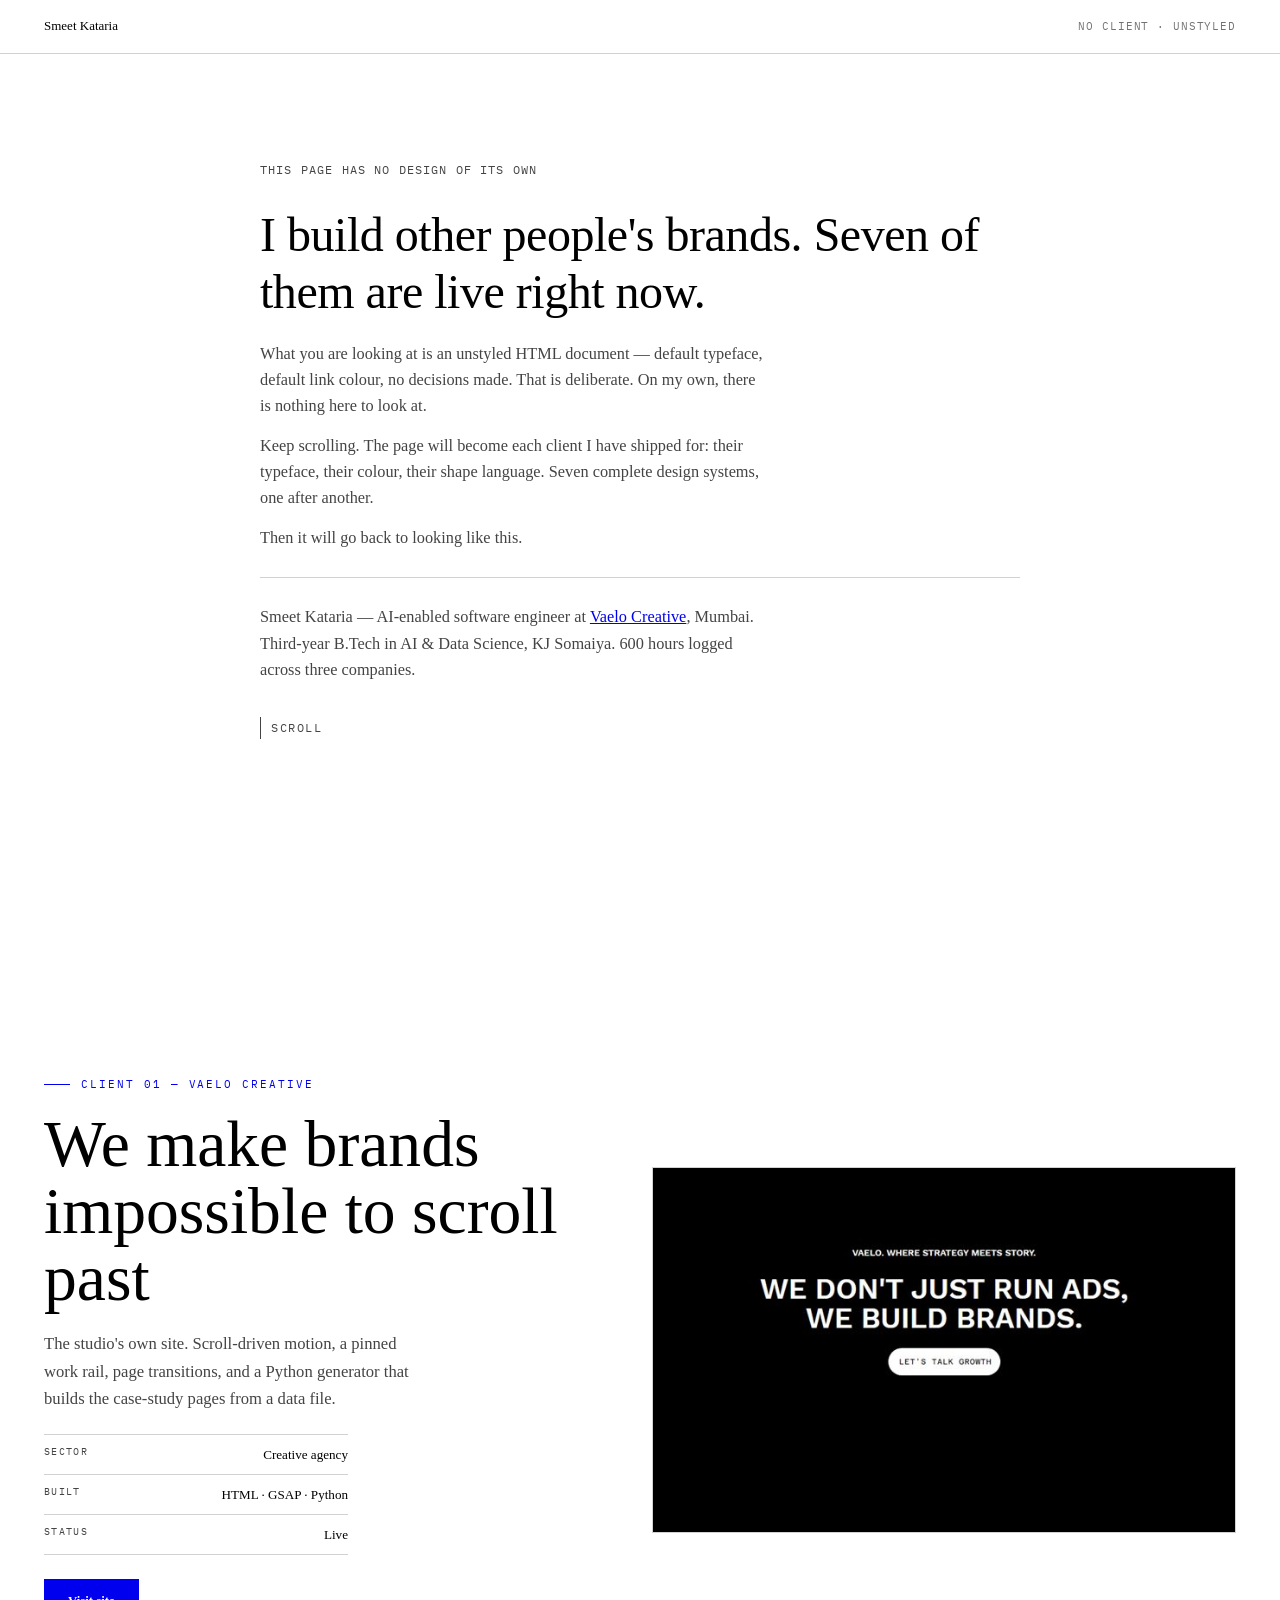
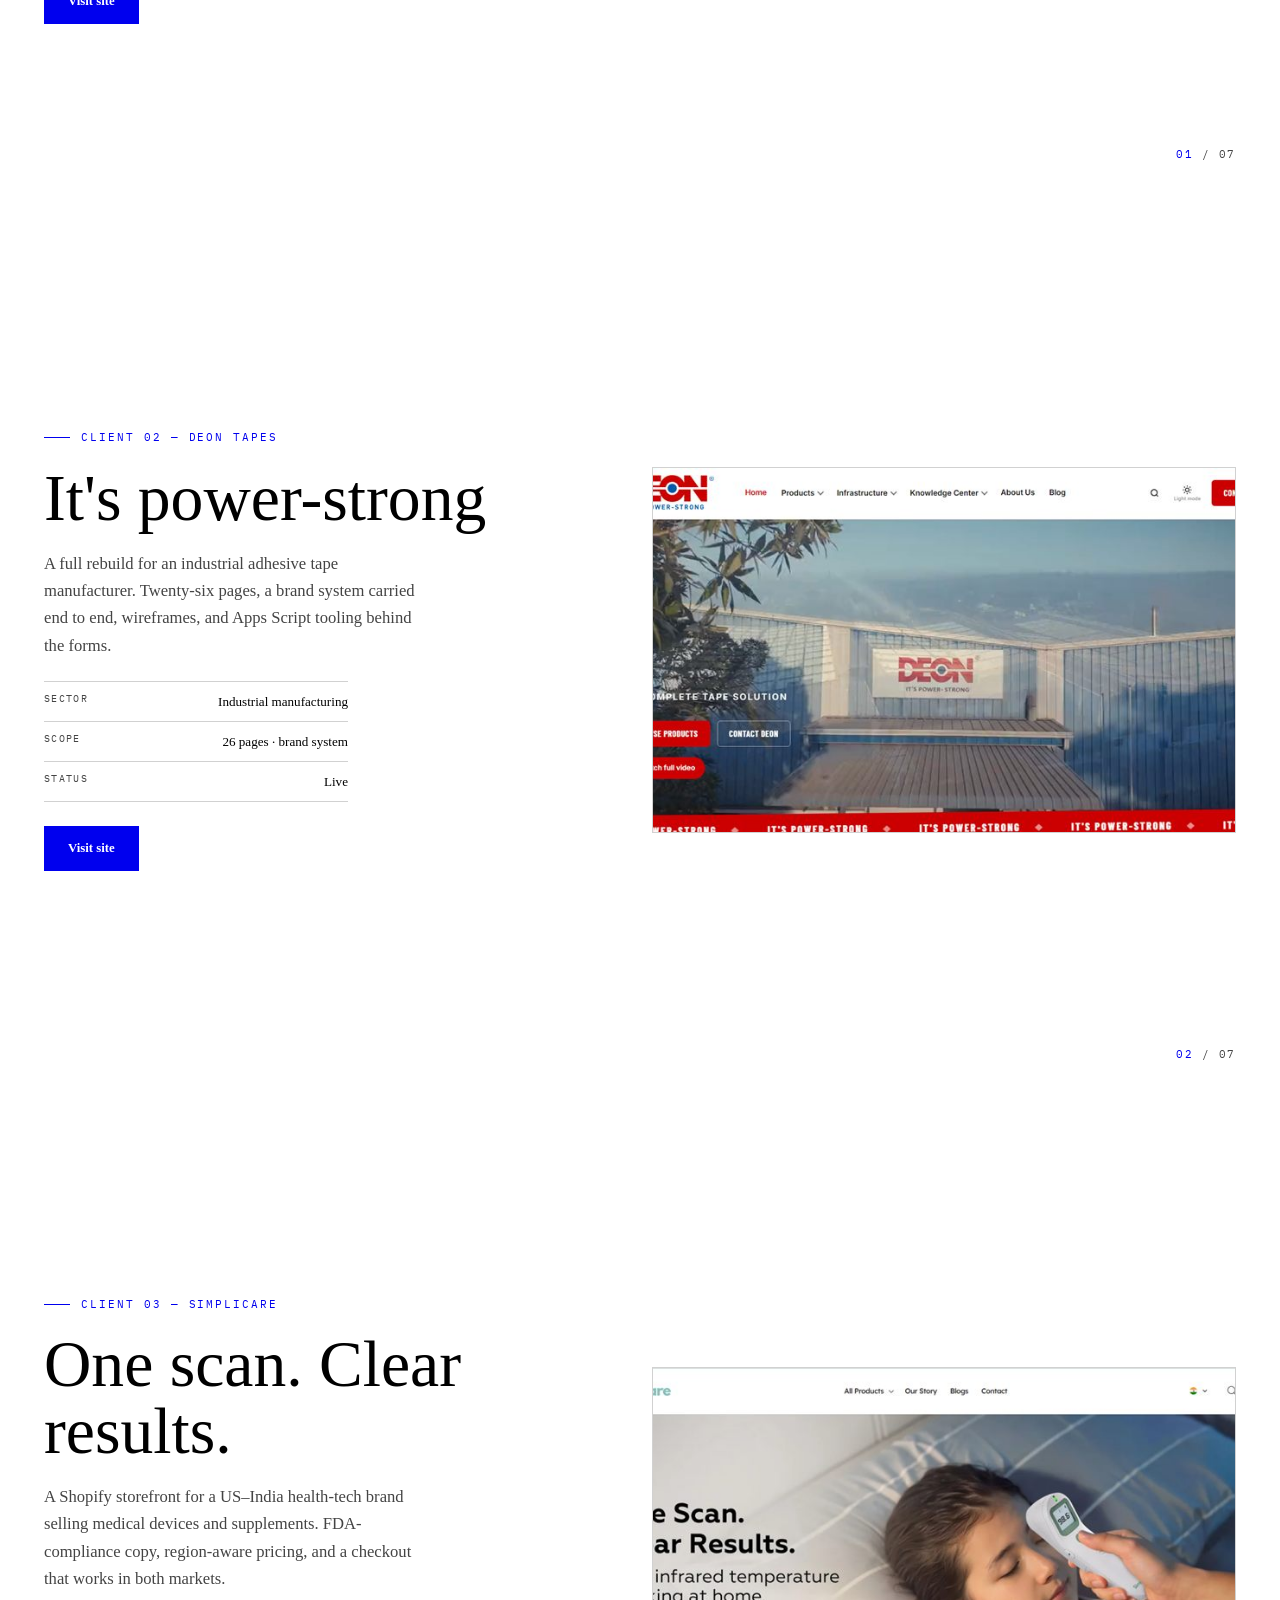
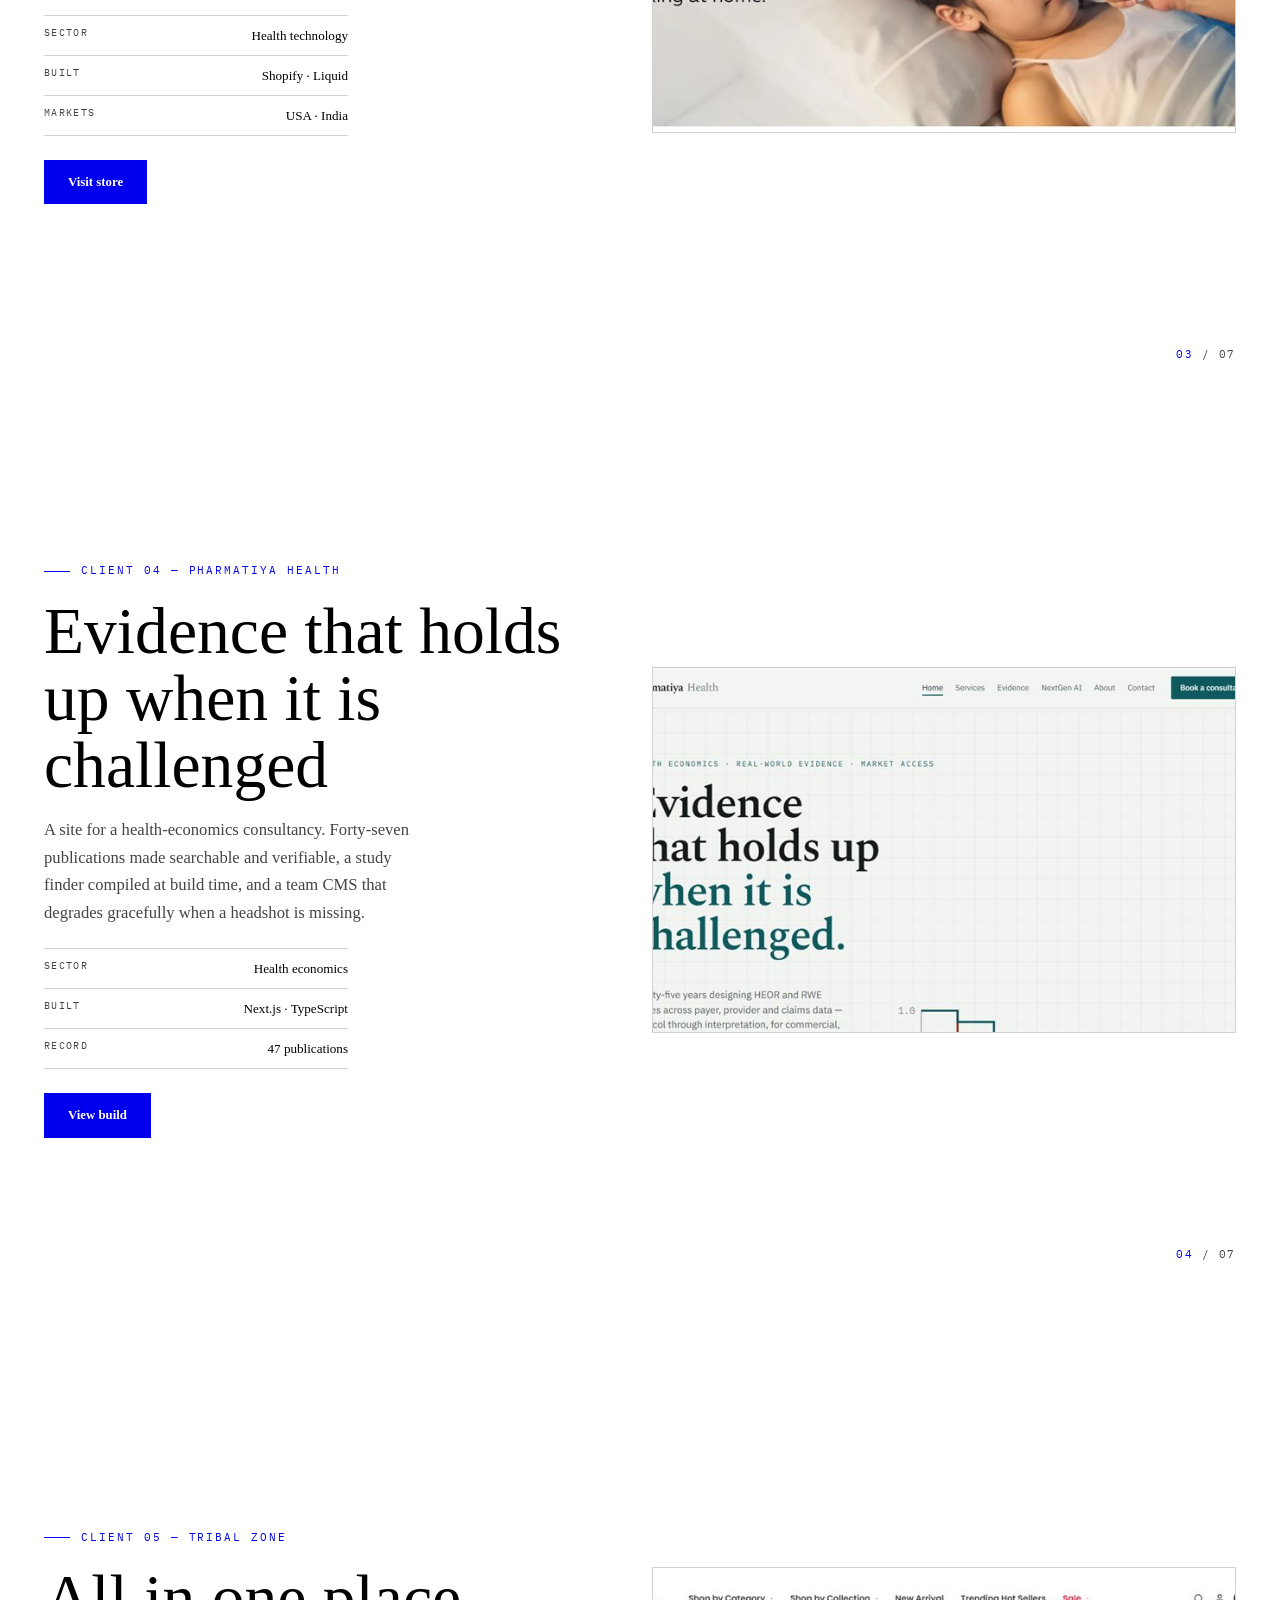
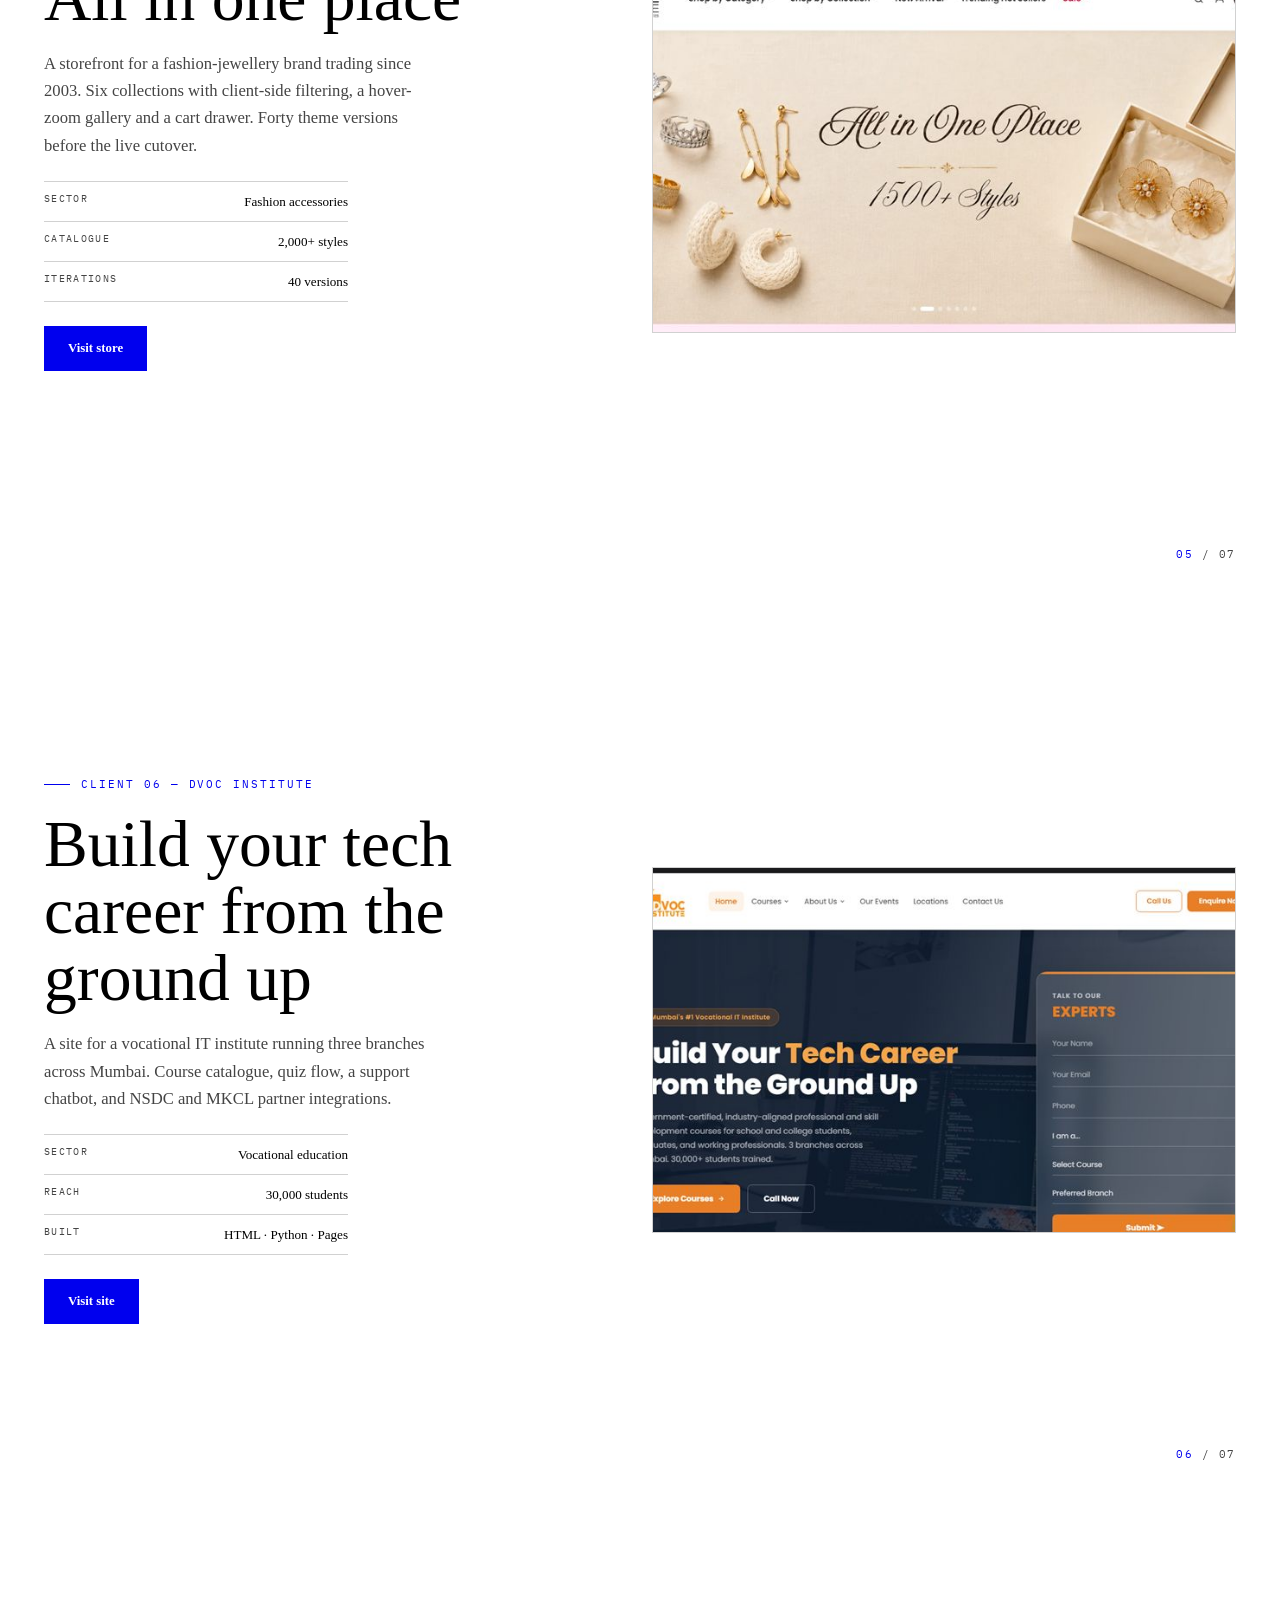
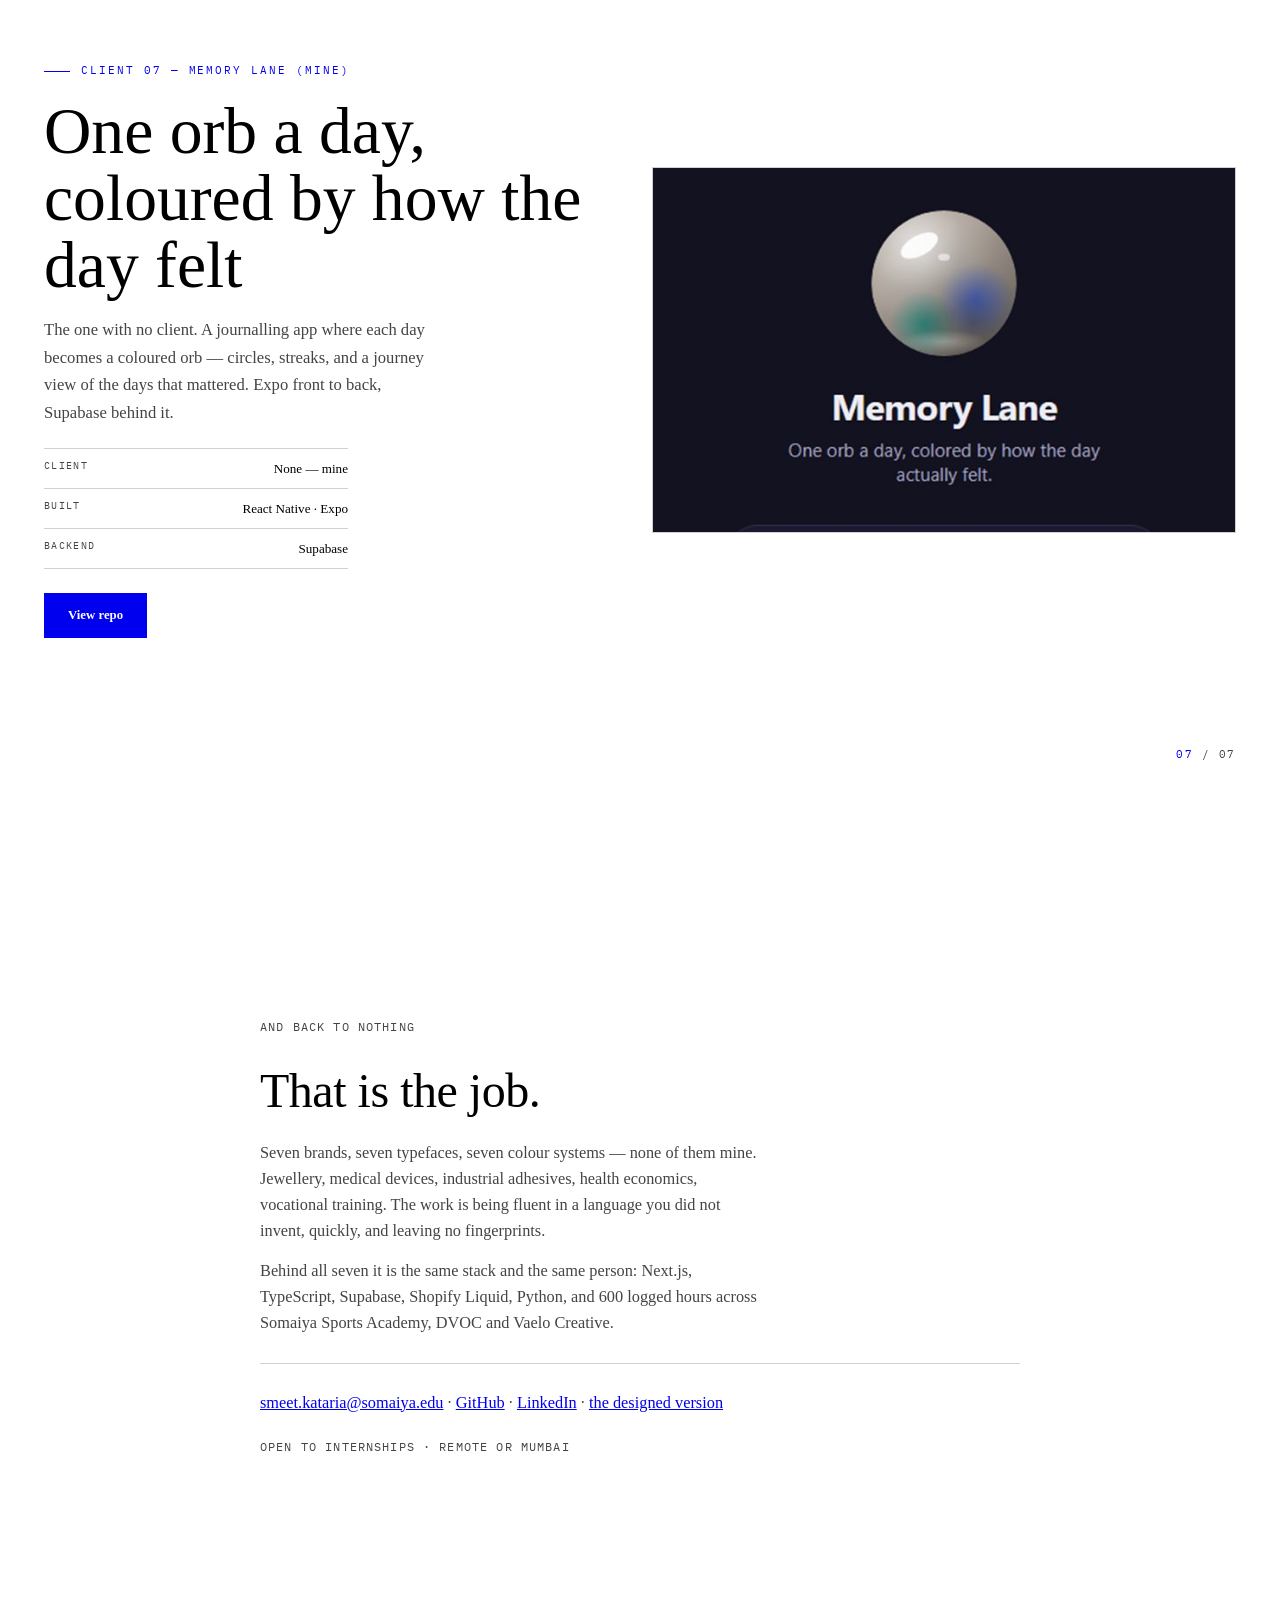
<file: concept-chameleon.html>
<!DOCTYPE html>
<html lang="en">
<head>
<meta charset="UTF-8">
<meta name="viewport" content="width=device-width, initial-scale=1.0">
<title>Seven Brands, One Engineer</title>
<meta name="description" content="A portfolio with no style of its own. Smeet Kataria builds other people's brands — scroll and the page becomes each one.">
<meta name="theme-color" content="#ffffff">
<link rel="preconnect" href="https://fonts.googleapis.com">
<link rel="preconnect" href="https://fonts.gstatic.com" crossorigin>
<link href="https://fonts.googleapis.com/css2?family=Archivo:wght@400;600;800&family=Oswald:wght@500;700&family=DM+Sans:opsz,wght@9..40,400;9..40,500;9..40,700&family=Spectral:ital,wght@0,300;0,400;1,400&family=Cormorant+Garamond:ital,wght@0,300;0,400;1,300&family=Poppins:wght@400;600;800&family=Quicksand:wght@400;600&family=IBM+Plex+Mono:wght@400;500&display=swap" rel="stylesheet">
<style>
/* ═══════════════════════════════════════════════════════════════
   THE CHAMELEON
   The page holds no style of its own. Every visual decision below
   is a variable, and each client section rewrites all of them —
   ground, ink, accent, typeface, corner radius, letterfit.
   The two bare screens are deliberately unstyled: without a client,
   there is nothing here to look at.
   ═══════════════════════════════════════════════════════════════ */

*,*::before,*::after{margin:0;padding:0;box-sizing:border-box;}

:root{
  /* the neutral: browser defaults, on purpose */
  --ground:#ffffff;
  --ink:#000000;
  --ink-2:#444444;
  --accent:#0000ee;
  --line:rgba(0,0,0,.18);
  --font:Times,'Times New Roman',serif;
  --display:Times,'Times New Roman',serif;
  --radius:0px;
  --track:0em;
  --weight:400;
  --caps:none;
}

html{scroll-behavior:auto;}
body{
  background:var(--ground);color:var(--ink);font-family:var(--font);
  line-height:1.6;overflow-x:clip;
  transition:background .85s cubic-bezier(.4,0,.2,1),color .85s cubic-bezier(.4,0,.2,1);
}
img{max-width:100%;display:block;}
:focus-visible{outline:2px solid var(--accent);outline-offset:3px;}

/* ── CHROME ── adopts whichever brand is on screen ── */
.chrome{position:fixed;top:0;left:0;right:0;z-index:100;
  display:flex;justify-content:space-between;align-items:center;
  padding:16px clamp(18px,4vw,44px);
  font-family:var(--font);font-size:13px;font-weight:var(--weight);
  color:var(--ink);letter-spacing:var(--track);
  border-bottom:1px solid var(--line);
  background:color-mix(in srgb,var(--ground) 88%,transparent);
  backdrop-filter:blur(14px);-webkit-backdrop-filter:blur(14px);
  transition:background .85s cubic-bezier(.4,0,.2,1),color .85s cubic-bezier(.4,0,.2,1),
             border-color .85s cubic-bezier(.4,0,.2,1);}
.chrome b{font-weight:var(--weight);text-transform:var(--caps);}
.chrome .who{opacity:.55;font-size:11px;font-family:'IBM Plex Mono',monospace;
  letter-spacing:.08em;text-transform:uppercase;}

.bar{position:fixed;top:0;left:0;height:2px;background:var(--accent);z-index:200;
  transform-origin:left;transform:scaleX(0);width:100%;
  transition:background .85s cubic-bezier(.4,0,.2,1);}

/* ── SECTIONS ── */
section{min-height:100vh;display:flex;align-items:center;
  padding:clamp(80px,12vh,120px) clamp(18px,4vw,44px);position:relative;}
.inner{max-width:1240px;margin:0 auto;width:100%;}

/* ── THE BARE OPENING ── unstyled on purpose ── */
.bare .inner{max-width:760px;}
.bare h1{font-size:clamp(1.9rem,4.4vw,3rem);font-weight:400;line-height:1.2;
  margin-bottom:20px;letter-spacing:-.01em;}
.bare p{font-size:1.02rem;margin-bottom:14px;max-width:62ch;color:var(--ink-2);}
.bare a{color:var(--accent);}
.bare hr{border:none;border-top:1px solid var(--line);margin:26px 0;}
.bare .note{font-family:'IBM Plex Mono',monospace;font-size:.72rem;
  letter-spacing:.1em;text-transform:uppercase;color:var(--ink-2);margin-bottom:26px;}
.cue{margin-top:34px;font-family:'IBM Plex Mono',monospace;font-size:.72rem;
  letter-spacing:.14em;text-transform:uppercase;color:var(--ink-2);
  display:flex;align-items:center;gap:10px;}
.cue i{display:block;width:1px;height:22px;background:var(--ink-2);
  animation:cue 1.8s ease-in-out infinite;}
@keyframes cue{0%,100%{opacity:.25;transform:scaleY(.5);transform-origin:top;}50%{opacity:1;transform:scaleY(1);}}

/* ── A CLIENT SCREEN ── every rule reads from the variables ── */
.client .inner{display:grid;grid-template-columns:minmax(0,1fr) minmax(0,1.05fr);
  gap:clamp(26px,4vw,64px);align-items:center;}
@media(max-width:900px){.client .inner{grid-template-columns:1fr;gap:26px;}}

.eyebrow{font-family:'IBM Plex Mono',monospace;font-size:.68rem;letter-spacing:.18em;
  text-transform:uppercase;color:var(--accent);margin-bottom:18px;
  display:flex;align-items:center;gap:11px;}
.eyebrow s{display:block;width:26px;height:1px;background:var(--accent);text-decoration:none;}

.client h2{font-family:var(--display);font-size:clamp(2.1rem,5.6vw,4.1rem);
  line-height:1.02;font-weight:var(--weight);letter-spacing:var(--track);
  text-transform:var(--caps);margin-bottom:18px;}
.client .say{font-size:clamp(.95rem,1.3vw,1.08rem);line-height:1.65;
  color:var(--ink-2);max-width:46ch;margin-bottom:22px;}
.facts{display:flex;flex-direction:column;border-top:1px solid var(--line);
  max-width:38ch;margin-bottom:24px;}
.facts div{display:flex;justify-content:space-between;gap:14px;padding:9px 0;
  border-bottom:1px solid var(--line);font-size:.82rem;}
.facts dt{font-family:'IBM Plex Mono',monospace;font-size:.64rem;letter-spacing:.13em;
  text-transform:uppercase;color:var(--ink-2);}
.facts dd{color:var(--ink);}
.cta{display:inline-block;padding:12px 24px;background:var(--accent);
  color:var(--ground);text-decoration:none;border-radius:var(--radius);
  font-family:var(--font);font-size:.8rem;font-weight:600;
  letter-spacing:var(--track);text-transform:var(--caps);
  transition:transform .3s cubic-bezier(.22,.61,.36,1),opacity .3s;}
.cta:hover{transform:translateY(-2px);opacity:.9;}

.shot{position:relative;border-radius:var(--radius);overflow:hidden;
  border:1px solid var(--line);aspect-ratio:16/10;background:var(--ground);}
.shot img{width:100%;height:100%;object-fit:cover;object-position:top center;}
/* shutters — the sliced reveal, per section */
.shutters{position:absolute;inset:0;display:flex;pointer-events:none;z-index:2;}
.shutters i{flex:1;background:var(--ground);
  transition:transform .9s cubic-bezier(.72,0,.18,1);
  transition-delay:calc(var(--d,0)*70ms);}
.on .shutters i{transform:translateY(-101%);}

/* the running count, bottom right of each client screen */
.count{position:absolute;right:clamp(18px,4vw,44px);bottom:clamp(20px,4vh,40px);
  font-family:'IBM Plex Mono',monospace;font-size:.7rem;letter-spacing:.14em;
  color:var(--ink-2);}
.count b{color:var(--accent);font-weight:400;}

/* ── BRAND SKINS ── pulled from the real sites ── */
body[data-brand="vaelo"]{
  --ground:#000000;--ink:#ffffff;--ink-2:#9a9a9a;--accent:#ffffff;
  --line:rgba(255,255,255,.2);
  --font:'Archivo',sans-serif;--display:'Archivo',sans-serif;
  --radius:100px;--track:-.02em;--weight:800;--caps:uppercase;}
body[data-brand="vaelo"] .cta{color:#000;}

body[data-brand="deon"]{
  --ground:#111417;--ink:#f2f4f6;--ink-2:#9aa4ad;--accent:#c80000;
  --line:rgba(242,244,246,.16);
  --font:'Archivo',sans-serif;--display:'Oswald',sans-serif;
  --radius:2px;--track:.01em;--weight:700;--caps:uppercase;}

body[data-brand="simplicare"]{
  --ground:#ffffff;--ink:#12403a;--ink-2:#5d7b76;--accent:#2f8f80;
  --line:rgba(18,64,58,.14);
  --font:'DM Sans',sans-serif;--display:'DM Sans',sans-serif;
  --radius:100px;--track:-.01em;--weight:700;--caps:none;}

body[data-brand="pharmatiya"]{
  --ground:#f4f1ea;--ink:#10312e;--ink-2:#5a6b68;--accent:#145050;
  --line:rgba(16,49,46,.16);
  --font:'Spectral',Georgia,serif;--display:'Spectral',Georgia,serif;
  --radius:2px;--track:-.005em;--weight:400;--caps:none;}

body[data-brand="tribal"]{
  --ground:#f7ecdd;--ink:#4a3520;--ink-2:#8a7358;--accent:#b0442f;
  --line:rgba(74,53,32,.18);
  --font:'Cormorant Garamond',Georgia,serif;--display:'Cormorant Garamond',Georgia,serif;
  --radius:0px;--track:.01em;--weight:300;--caps:none;}
body[data-brand="tribal"] h2{font-style:italic;}

body[data-brand="dvoc"]{
  --ground:#17233a;--ink:#f4f7fb;--ink-2:#93a3bd;--accent:#f07828;
  --line:rgba(244,247,251,.16);
  --font:'Poppins',sans-serif;--display:'Poppins',sans-serif;
  --radius:6px;--track:-.015em;--weight:800;--caps:none;}

body[data-brand="memory"]{
  --ground:#141428;--ink:#eae7f5;--ink-2:#9b95bd;--accent:#7d7ad0;
  --line:rgba(234,231,245,.16);
  --font:'Quicksand',sans-serif;--display:'Quicksand',sans-serif;
  --radius:20px;--track:0em;--weight:600;--caps:none;}

/* ── REVEAL ── */
.rise{opacity:0;transform:translateY(22px);
  transition:opacity .9s cubic-bezier(.25,.46,.2,1),transform .9s cubic-bezier(.25,.46,.2,1);}
.on .rise{opacity:1;transform:none;}
.on .rise:nth-child(2){transition-delay:.08s}
.on .rise:nth-child(3){transition-delay:.16s}
.on .rise:nth-child(4){transition-delay:.24s}
.on .rise:nth-child(5){transition-delay:.32s}

@media(prefers-reduced-motion:reduce){
  *{transition-duration:.01ms!important;animation-duration:.01ms!important;}
  .rise{opacity:1!important;transform:none!important;}
  .shutters{display:none;}
}
</style>
</head>
<body>

<div class="bar" id="bar" aria-hidden="true"></div>

<header class="chrome">
  <b>Smeet Kataria</b>
  <span class="who" id="who">no client · unstyled</span>
</header>

<!-- ════ THE BARE OPENING ════ -->
<section class="bare">
  <div class="inner">
    <p class="note">This page has no design of its own</p>
    <h1>I build other people's brands. Seven of them are live right now.</h1>
    <p>What you are looking at is an unstyled HTML document — default typeface, default link colour, no decisions made. That is deliberate. On my own, there is nothing here to look at.</p>
    <p>Keep scrolling. The page will become each client I have shipped for: their typeface, their colour, their shape language. Seven complete design systems, one after another.</p>
    <p>Then it will go back to looking like this.</p>
    <hr>
    <p>Smeet Kataria — AI-enabled software engineer at <a href="https://www.vaelocreative.com/" target="_blank" rel="noopener">Vaelo Creative</a>, Mumbai. Third-year B.Tech in AI &amp; Data Science, KJ Somaiya. 600 hours logged across three companies.</p>
    <div class="cue"><i></i> Scroll</div>
  </div>
</section>

<!-- ════ THE SEVEN ════ -->
<section class="client" data-brand="vaelo" data-who="Vaelo Creative · agency">
  <div class="inner">
    <div>
      <div class="eyebrow rise"><s></s>Client 01 — Vaelo Creative</div>
      <h2 class="rise">We make brands impossible to scroll past</h2>
      <p class="say rise">The studio's own site. Scroll-driven motion, a pinned work rail, page transitions, and a Python generator that builds the case-study pages from a data file.</p>
      <dl class="facts rise">
        <div><dt>Sector</dt><dd>Creative agency</dd></div>
        <div><dt>Built</dt><dd>HTML · GSAP · Python</dd></div>
        <div><dt>Status</dt><dd>Live</dd></div>
      </dl>
      <a class="cta rise" href="https://www.vaelocreative.com/" target="_blank" rel="noopener">Visit site</a>
    </div>
    <div class="shot"><img src="shots/vaelo.jpg" alt="Vaelo Creative homepage"><div class="shutters" aria-hidden="true"></div></div>
  </div>
  <div class="count"><b>01</b> / 07</div>
</section>

<section class="client" data-brand="deon" data-who="Deon Tapes · industrial">
  <div class="inner">
    <div>
      <div class="eyebrow rise"><s></s>Client 02 — Deon Tapes</div>
      <h2 class="rise">It's power-strong</h2>
      <p class="say rise">A full rebuild for an industrial adhesive tape manufacturer. Twenty-six pages, a brand system carried end to end, wireframes, and Apps Script tooling behind the forms.</p>
      <dl class="facts rise">
        <div><dt>Sector</dt><dd>Industrial manufacturing</dd></div>
        <div><dt>Scope</dt><dd>26 pages · brand system</dd></div>
        <div><dt>Status</dt><dd>Live</dd></div>
      </dl>
      <a class="cta rise" href="https://deontapes.com/" target="_blank" rel="noopener">Visit site</a>
    </div>
    <div class="shot"><img src="shots/deon-tapes.jpg" alt="Deon Tapes homepage"><div class="shutters" aria-hidden="true"></div></div>
  </div>
  <div class="count"><b>02</b> / 07</div>
</section>

<section class="client" data-brand="simplicare" data-who="SimpliCare · health tech">
  <div class="inner">
    <div>
      <div class="eyebrow rise"><s></s>Client 03 — SimpliCare</div>
      <h2 class="rise">One scan. Clear results.</h2>
      <p class="say rise">A Shopify storefront for a US–India health-tech brand selling medical devices and supplements. FDA-compliance copy, region-aware pricing, and a checkout that works in both markets.</p>
      <dl class="facts rise">
        <div><dt>Sector</dt><dd>Health technology</dd></div>
        <div><dt>Built</dt><dd>Shopify · Liquid</dd></div>
        <div><dt>Markets</dt><dd>USA · India</dd></div>
      </dl>
      <a class="cta rise" href="https://www.simplicare.us/en-in/pages/home-in" target="_blank" rel="noopener">Visit store</a>
    </div>
    <div class="shot"><img src="shots/simplicare.jpg" alt="SimpliCare storefront"><div class="shutters" aria-hidden="true"></div></div>
  </div>
  <div class="count"><b>03</b> / 07</div>
</section>

<section class="client" data-brand="pharmatiya" data-who="Pharmatiya · health economics">
  <div class="inner">
    <div>
      <div class="eyebrow rise"><s></s>Client 04 — Pharmatiya Health</div>
      <h2 class="rise">Evidence that holds up when it is challenged</h2>
      <p class="say rise">A site for a health-economics consultancy. Forty-seven publications made searchable and verifiable, a study finder compiled at build time, and a team CMS that degrades gracefully when a headshot is missing.</p>
      <dl class="facts rise">
        <div><dt>Sector</dt><dd>Health economics</dd></div>
        <div><dt>Built</dt><dd>Next.js · TypeScript</dd></div>
        <div><dt>Record</dt><dd>47 publications</dd></div>
      </dl>
      <a class="cta rise" href="https://github.com/PalakAgrawal-git/Pharmatiya" target="_blank" rel="noopener">View build</a>
    </div>
    <div class="shot"><img src="shots/pharmatiya.jpg" alt="Pharmatiya Health homepage"><div class="shutters" aria-hidden="true"></div></div>
  </div>
  <div class="count"><b>04</b> / 07</div>
</section>

<section class="client" data-brand="tribal" data-who="Tribal Zone · fashion jewellery">
  <div class="inner">
    <div>
      <div class="eyebrow rise"><s></s>Client 05 — Tribal Zone</div>
      <h2 class="rise">All in one place</h2>
      <p class="say rise">A storefront for a fashion-jewellery brand trading since 2003. Six collections with client-side filtering, a hover-zoom gallery and a cart drawer. Forty theme versions before the live cutover.</p>
      <dl class="facts rise">
        <div><dt>Sector</dt><dd>Fashion accessories</dd></div>
        <div><dt>Catalogue</dt><dd>2,000+ styles</dd></div>
        <div><dt>Iterations</dt><dd>40 versions</dd></div>
      </dl>
      <a class="cta rise" href="https://www.tribalzone.in/" target="_blank" rel="noopener">Visit store</a>
    </div>
    <div class="shot"><img src="shots/tribal-zone.jpg" alt="Tribal Zone storefront"><div class="shutters" aria-hidden="true"></div></div>
  </div>
  <div class="count"><b>05</b> / 07</div>
</section>

<section class="client" data-brand="dvoc" data-who="DVOC · vocational training">
  <div class="inner">
    <div>
      <div class="eyebrow rise"><s></s>Client 06 — DVOC Institute</div>
      <h2 class="rise">Build your tech career from the ground up</h2>
      <p class="say rise">A site for a vocational IT institute running three branches across Mumbai. Course catalogue, quiz flow, a support chatbot, and NSDC and MKCL partner integrations.</p>
      <dl class="facts rise">
        <div><dt>Sector</dt><dd>Vocational education</dd></div>
        <div><dt>Reach</dt><dd>30,000 students</dd></div>
        <div><dt>Built</dt><dd>HTML · Python · Pages</dd></div>
      </dl>
      <a class="cta rise" href="https://dvoc.in/" target="_blank" rel="noopener">Visit site</a>
    </div>
    <div class="shot"><img src="shots/dvoc.jpg" alt="DVOC Institute homepage"><div class="shutters" aria-hidden="true"></div></div>
  </div>
  <div class="count"><b>06</b> / 07</div>
</section>

<section class="client" data-brand="memory" data-who="Memory Lane · my own">
  <div class="inner">
    <div>
      <div class="eyebrow rise"><s></s>Client 07 — Memory Lane (mine)</div>
      <h2 class="rise">One orb a day, coloured by how the day felt</h2>
      <p class="say rise">The one with no client. A journalling app where each day becomes a coloured orb — circles, streaks, and a journey view of the days that mattered. Expo front to back, Supabase behind it.</p>
      <dl class="facts rise">
        <div><dt>Client</dt><dd>None — mine</dd></div>
        <div><dt>Built</dt><dd>React Native · Expo</dd></div>
        <div><dt>Backend</dt><dd>Supabase</dd></div>
      </dl>
      <a class="cta rise" href="https://github.com/smeetkataria7-cmyk/memory-lane" target="_blank" rel="noopener">View repo</a>
    </div>
    <div class="shot"><img src="shots/memory-lane.jpg" alt="Memory Lane sign-in screen"><div class="shutters" aria-hidden="true"></div></div>
  </div>
  <div class="count"><b>07</b> / 07</div>
</section>

<!-- ════ BACK TO BARE ════ -->
<section class="bare">
  <div class="inner">
    <p class="note">And back to nothing</p>
    <h1>That is the job.</h1>
    <p>Seven brands, seven typefaces, seven colour systems — none of them mine. Jewellery, medical devices, industrial adhesives, health economics, vocational training. The work is being fluent in a language you did not invent, quickly, and leaving no fingerprints.</p>
    <p>Behind all seven it is the same stack and the same person: Next.js, TypeScript, Supabase, Shopify Liquid, Python, and 600 logged hours across Somaiya Sports Academy, DVOC and Vaelo Creative.</p>
    <hr>
    <p>
      <a href="mailto:smeet.kataria@somaiya.edu">smeet.kataria@somaiya.edu</a> ·
      <a href="https://github.com/smeetkataria7-cmyk" target="_blank" rel="noopener">GitHub</a> ·
      <a href="https://www.linkedin.com/in/smeet-kataria-89210b405" target="_blank" rel="noopener">LinkedIn</a> ·
      <a href="index.html">the designed version</a>
    </p>
    <p class="note" style="margin-top:22px">Open to internships · remote or Mumbai</p>
  </div>
</section>

<script>
(function(){
'use strict';
var doc=document,body=doc.body;
var reduce=matchMedia('(prefers-reduced-motion: reduce)').matches;

/* shutters, built here so the markup stays free of seven empty divs */
doc.querySelectorAll('.shutters').forEach(function(bar){
  for(var i=0;i<6;i++){
    var s=doc.createElement('i');s.style.setProperty('--d',i);bar.appendChild(s);
  }
});

/* The skin follows whichever section owns the middle of the screen. Reading a
   single winner rather than toggling on enter/leave means fast scrolling and
   scrolling back up both land on the same answer. */
var sections=[].slice.call(doc.querySelectorAll('section'));
var who=doc.getElementById('who'),bar=doc.getElementById('bar');
var current=null,pending=false;

function apply(){
  pending=false;
  var mid=innerHeight*0.5,win=null;
  for(var i=0;i<sections.length;i++){
    var r=sections[i].getBoundingClientRect();
    if(r.top<=mid&&r.bottom>=mid){win=sections[i];break;}
  }
  if(!win)win=sections[scrollY<innerHeight?0:sections.length-1];

  var brand=win.dataset.brand||'';
  if(brand!==current){
    current=brand;
    if(brand)body.setAttribute('data-brand',brand);
    else body.removeAttribute('data-brand');
    who.textContent=win.dataset.who||'no client · unstyled';
  }
  win.classList.add('on');

  var h=doc.documentElement,max=(h.scrollHeight||body.scrollHeight)-h.clientHeight;
  bar.style.transform='scaleX('+(max>0?Math.min(1,scrollY/max):0).toFixed(4)+')';
}

/* Gating on a flag only requestAnimationFrame can clear is a trap: when rAF is
   starved — an occluded window, a background tab — the flag is never reset and
   every later scroll is dropped, freezing the page on whichever skin was last
   applied. The timer is the escape hatch, so a starved frame cannot wedge it. */
function schedule(){
  if(pending)return;
  pending=true;
  var ran=false;
  requestAnimationFrame(function(){ran=true;apply();});
  setTimeout(function(){if(!ran&&pending)apply();},250);
}
addEventListener('scroll',schedule,{passive:true});
addEventListener('resize',schedule);
addEventListener('load',apply);
addEventListener('visibilitychange',function(){if(!doc.hidden)apply();});

/* a section reveals once its top clears three quarters of the screen, so the
   rise and the shutters play in front of the reader rather than below them */
if(reduce)sections.forEach(function(s){s.classList.add('on');});
else{
  var io=new IntersectionObserver(function(es){
    es.forEach(function(e){if(e.isIntersecting)e.target.classList.add('on');});
  },{threshold:0,rootMargin:'0px 0px -25% 0px'});
  sections.forEach(function(s){io.observe(s);});
}
apply();
})();
</script>
</body>
</html>
</file>
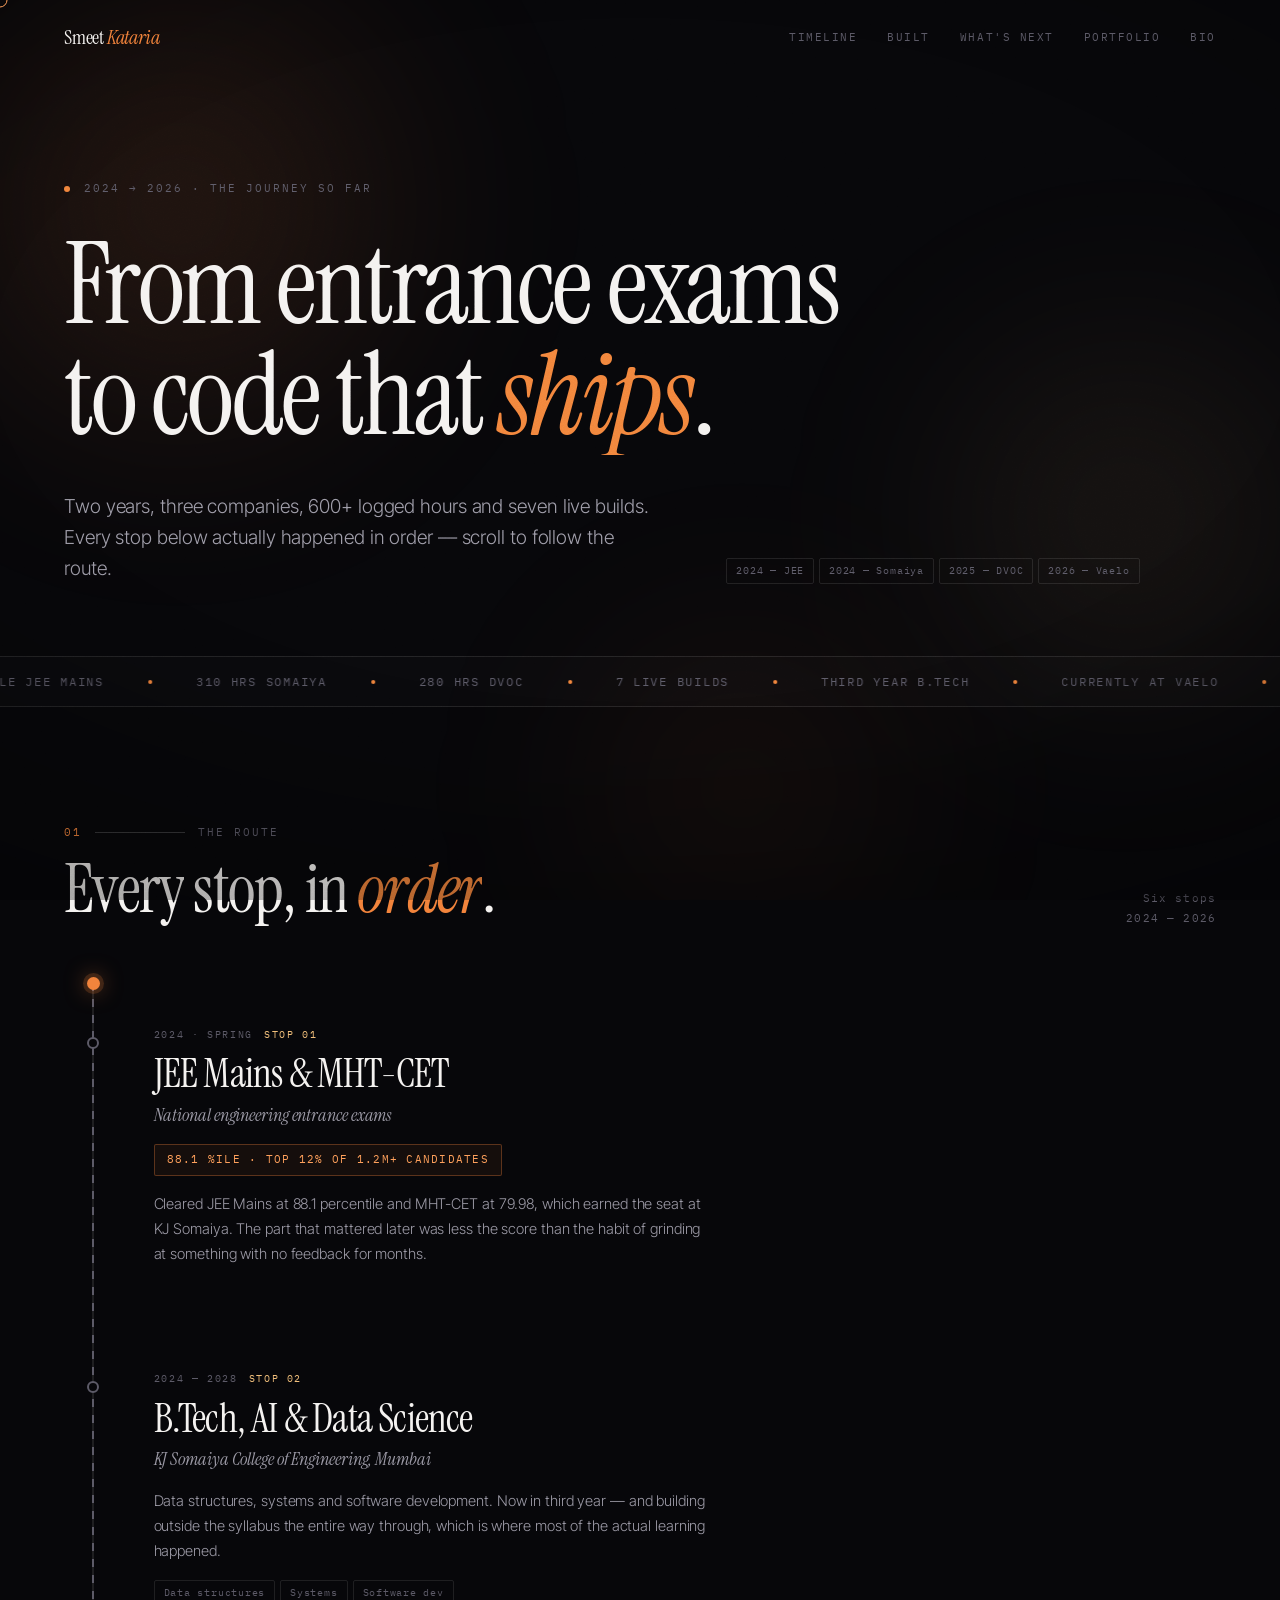
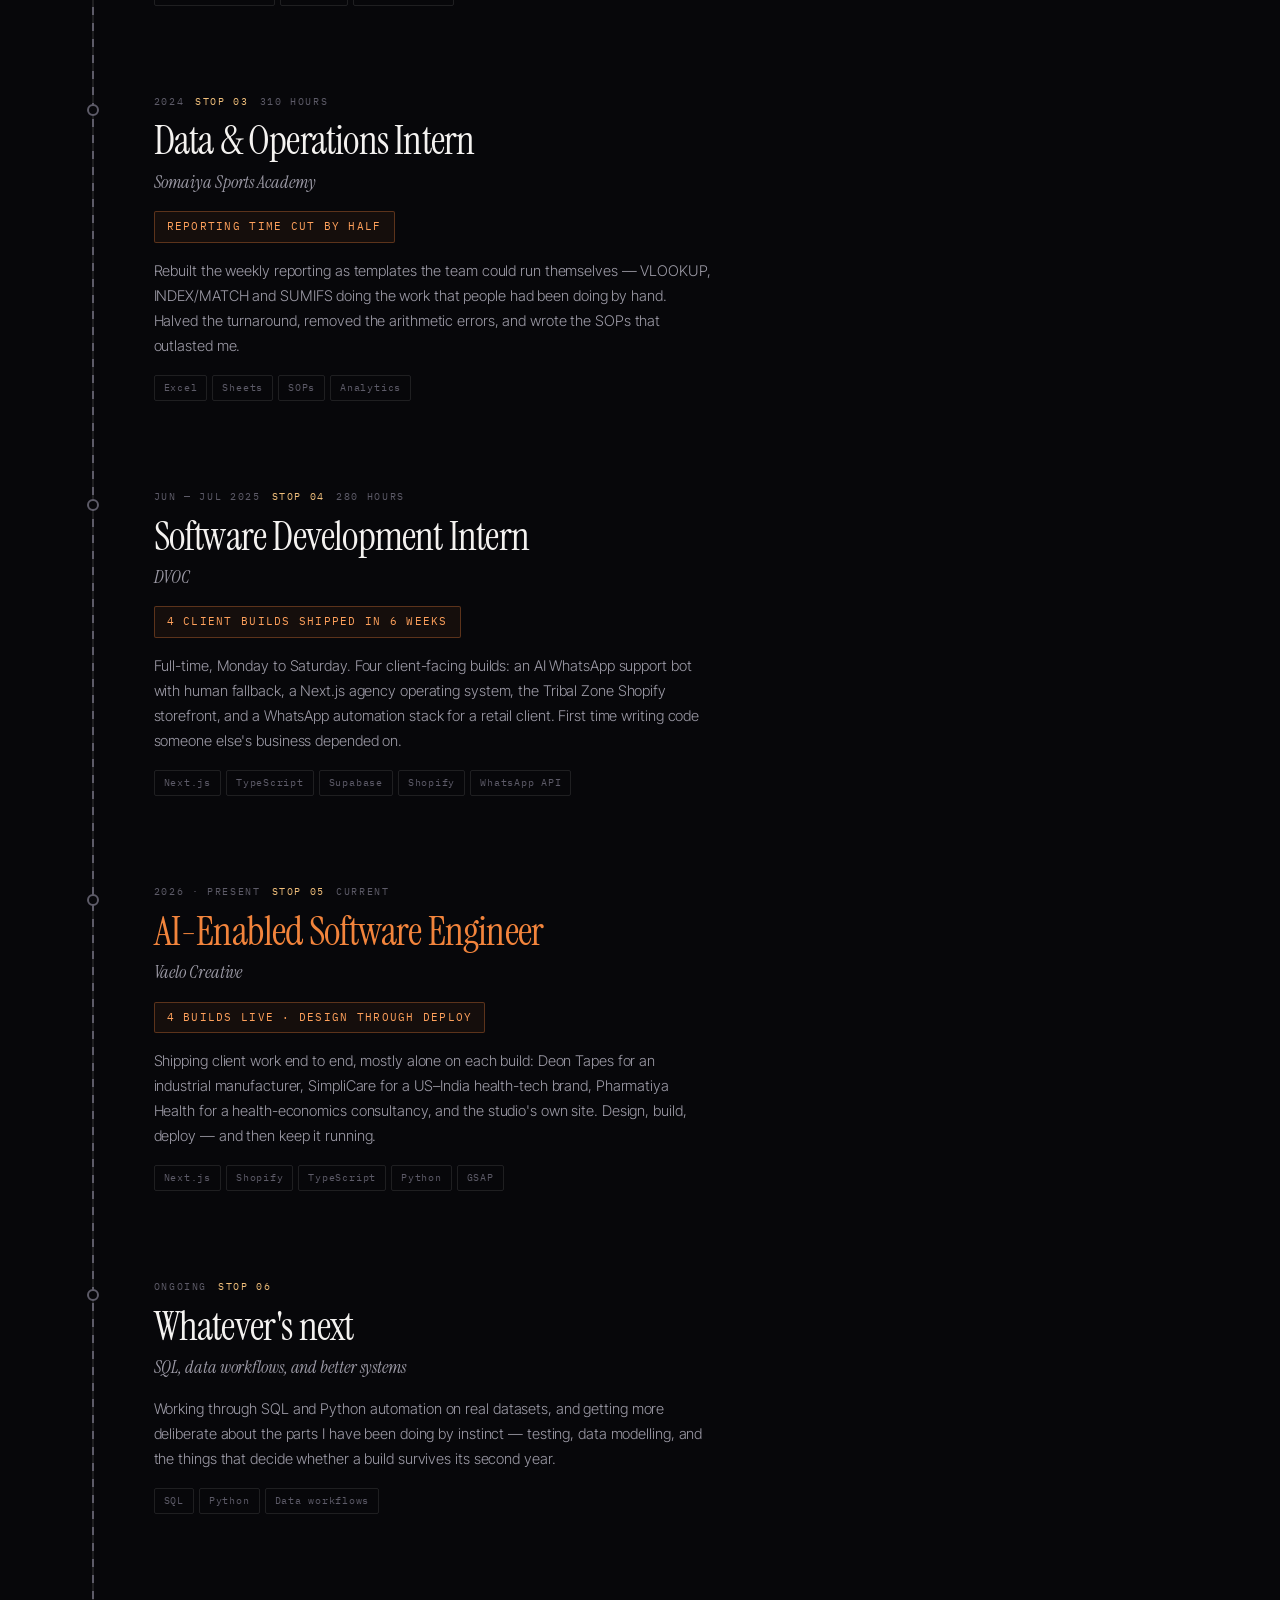
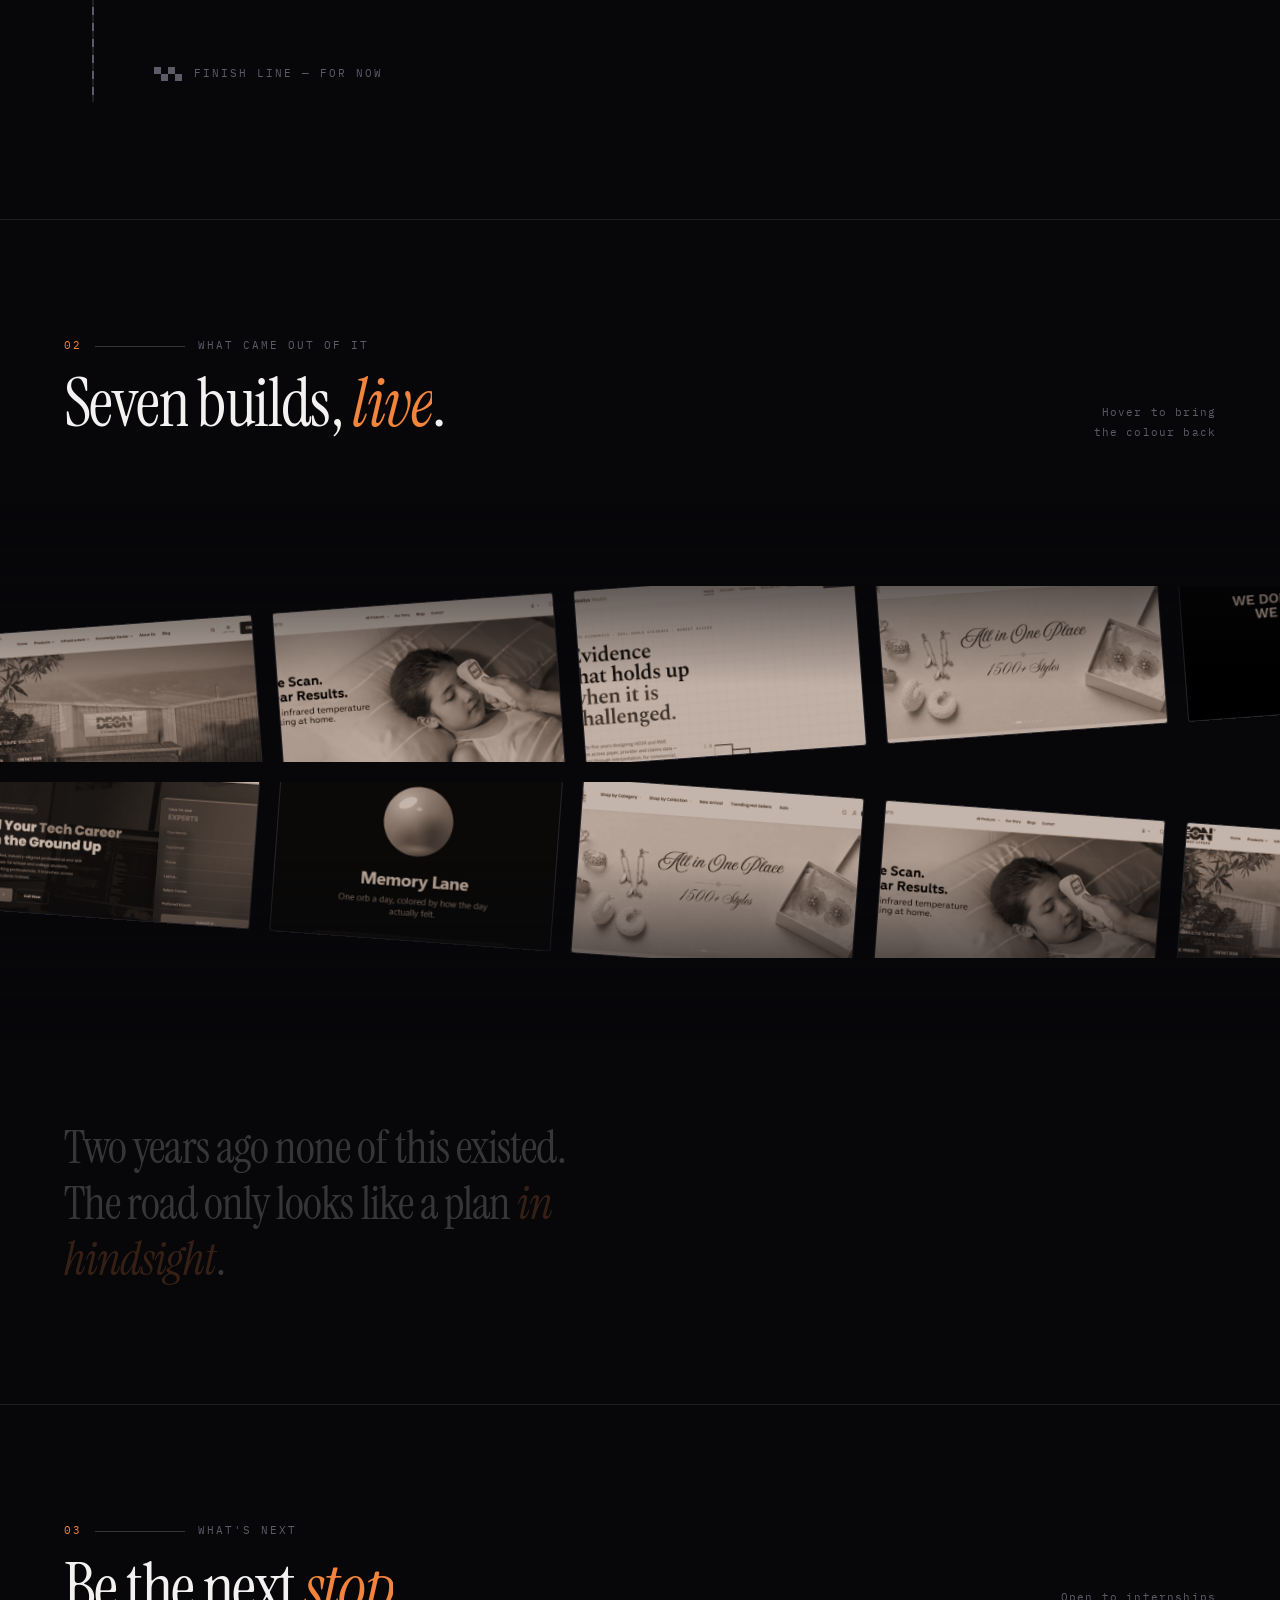
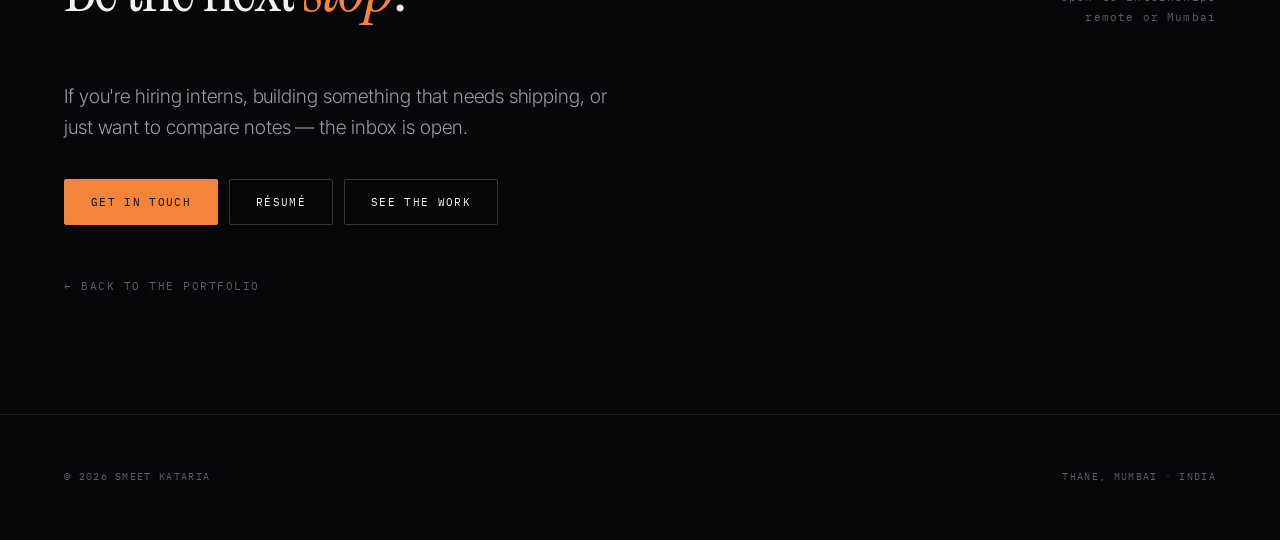
<file: RoadmapJourney.html>
<!DOCTYPE html>
<html lang="en">
<head>
<meta charset="UTF-8">
<meta name="viewport" content="width=device-width, initial-scale=1.0">
<title>From JEE to Shipping Production Code</title>
<meta name="description" content="The milestones, internships and projects that took Smeet Kataria from entrance exams to shipping production software — a scroll-driven timeline.">
<meta name="theme-color" content="#07070a">
<link rel="icon" type="image/svg+xml" href="data:image/svg+xml,<svg xmlns='http://www.w3.org/2000/svg' viewBox='0 0 100 100'><rect width='100' height='100' rx='18' fill='%2312100c'/><text x='50' y='70' font-size='58' font-family='Georgia,serif' fill='%23b8443a' text-anchor='middle'>S</text></svg>">
<link rel="preconnect" href="https://fonts.googleapis.com">
<link rel="preconnect" href="https://fonts.gstatic.com" crossorigin>
<link href="https://fonts.googleapis.com/css2?family=Instrument+Serif:ital@0;1&family=Inter+Tight:wght@300;400;500;600;700&family=IBM+Plex+Mono:wght@400;500&display=swap" rel="stylesheet">
<link rel="stylesheet" href="assets/theme.css?v=1788683712">
<style>
/* ── page-specific ── */
.hero{position:relative;z-index:1;
  padding:clamp(130px,20vh,190px) var(--pad) clamp(50px,8vh,90px);}
.hero-inner{max-width:1320px;margin:0 auto;}
.hero h1{font-family:var(--serif);font-weight:400;
  font-size:clamp(2.6rem,9vw,7.2rem);line-height:.9;letter-spacing:-.028em;
  margin-bottom:clamp(26px,4vh,44px);}
.hero h1 em{font-style:italic;color:var(--ox);}
.hero-meta{display:flex;gap:14px;align-items:center;margin-bottom:clamp(24px,4vh,38px);}
.hero-meta .dot{width:6px;height:6px;border-radius:50%;background:var(--ox);
  animation:pulse 2.4s ease-in-out infinite;}
@keyframes pulse{0%,100%{opacity:1;box-shadow:0 0 0 0 rgba(242,132,60,.5);}50%{opacity:.7;box-shadow:0 0 0 7px rgba(242,132,60,0);}}
.hero-cols{display:grid;grid-template-columns:minmax(0,1.1fr) minmax(0,.9fr);
  gap:clamp(26px,5vw,72px);align-items:end;}
@media(max-width:860px){.hero-cols{grid-template-columns:1fr;gap:28px;}}

/* ── THE ROAD ── a route drawn down the page, stops hanging off it ── */
.route{position:relative;padding-left:clamp(44px,7vw,110px);}
.route::before{content:'';position:absolute;left:clamp(14px,2.2vw,34px);top:0;bottom:0;
  width:2px;background:var(--rule);}
/* the dashed centre line, and the solid fill that follows the scroll */
.route-lane{position:absolute;left:clamp(14px,2.2vw,34px);top:0;bottom:0;width:2px;
  background-image:linear-gradient(180deg,var(--bone-3) 50%,transparent 50%);
  background-size:2px 16px;opacity:.35;}
.route-fill{position:absolute;left:clamp(14px,2.2vw,34px);top:0;width:2px;height:0;
  background:linear-gradient(180deg,var(--ox),var(--ox-hi));
  box-shadow:0 0 14px rgba(242,132,60,.5);transition:height .18s linear;}
/* the marker that rides the route */
.route-marker{position:absolute;left:clamp(14px,2.2vw,34px);top:0;width:2px;height:0;
  pointer-events:none;transition:height .18s linear;}
.route-marker i{position:absolute;bottom:-7px;left:50%;width:13px;height:13px;
  margin-left:-6.5px;border-radius:50%;background:var(--ox);
  box-shadow:0 0 0 4px rgba(242,132,60,.18),0 0 22px rgba(242,132,60,.7);}

.stop{position:relative;padding:clamp(26px,4vw,44px) 0;}
.stop::before{content:'';position:absolute;
  left:calc(-1 * clamp(44px,7vw,110px) + clamp(14px,2.2vw,34px) - 5px);
  top:calc(clamp(26px,4vw,44px) + 10px);
  width:12px;height:12px;border-radius:50%;background:var(--ink);
  border:2px solid var(--bone-3);z-index:2;transition:all .55s var(--spring);}
.stop.lit::before{border-color:var(--ox);background:var(--ox);
  box-shadow:0 0 0 5px rgba(242,132,60,.14);}
.stop-when{font-family:var(--mono);font-size:.64rem;letter-spacing:.16em;
  text-transform:uppercase;color:var(--bone-3);margin-bottom:10px;
  display:flex;align-items:center;gap:11px;flex-wrap:wrap;}
.stop-when b{color:var(--brass);font-weight:400;}
.stop-title{font-family:var(--serif);font-weight:400;
  font-size:clamp(1.5rem,3.4vw,2.5rem);line-height:1.04;letter-spacing:-.02em;
  margin-bottom:5px;}
.stop-org{font-family:var(--serif);font-style:italic;font-size:clamp(.95rem,1.5vw,1.15rem);
  color:var(--bone-2);margin-bottom:14px;}
.stop-body{font-size:.92rem;color:var(--bone-2);font-weight:300;line-height:1.7;
  max-width:62ch;margin-bottom:16px;}
.stop-win{display:inline-flex;align-items:center;gap:9px;font-family:var(--mono);
  font-size:.66rem;letter-spacing:.12em;text-transform:uppercase;color:var(--ox-hi);
  padding:6px 12px;border:1px solid rgba(242,132,60,.32);border-radius:2px;
  background:rgba(242,132,60,.06);margin-bottom:16px;}
.stop.now .stop-title{color:var(--ox);}

/* finish */
.finish{position:relative;margin-top:clamp(30px,5vh,60px);
  padding:clamp(30px,5vw,52px) 0 0;}
.finish-flag{display:inline-flex;align-items:center;gap:12px;font-family:var(--mono);
  font-size:.66rem;letter-spacing:.19em;text-transform:uppercase;color:var(--bone-3);
  margin-bottom:20px;}
.finish-flag .checks{display:grid;grid-template-columns:repeat(4,7px);
  grid-template-rows:repeat(2,7px);}
.finish-flag .checks i{background:var(--bone-3);}
.finish-flag .checks i:nth-child(2),.finish-flag .checks i:nth-child(4),
.finish-flag .checks i:nth-child(5),.finish-flag .checks i:nth-child(7){background:transparent;}
</style>
</head>
<body>

<div class="curtain" aria-hidden="true">
  <div class="curtain-panel l"></div>
  <div class="curtain-panel r"></div>
  <div class="curtain-inner">
    <div class="curtain-sub">The journey so far</div>
    <div class="curtain-rule"><i></i></div>
    <div class="curtain-row">
      <div class="curtain-word"><i>The <b>road</b></i></div>
      <div class="curtain-num">0</div>
    </div>
  </div>
</div>

<div class="warmth" aria-hidden="true"><i class="w1"></i><i class="w2"></i><i class="w3"></i></div>
<div class="vignette" aria-hidden="true"></div>
<div class="grain" aria-hidden="true"></div>
<div class="cursor" aria-hidden="true"></div>
<div class="progress" aria-hidden="true"></div>

<button class="totop" aria-label="Back to top">
  <svg viewBox="0 0 46 46" aria-hidden="true"><circle cx="23" cy="23" r="21" stroke-dasharray="132" stroke-dashoffset="132"/></svg>
  <span style="position:relative">&uarr;</span>
</button>

<nav>
  <a class="nav-logo" href="index.html">Smeet <em>Kataria</em></a>
  <div class="nav-links">
    <a href="#route">Timeline</a>
    <a href="#built">Built</a>
    <a href="#next">What's next</a>
    <a href="index.html">Portfolio</a>
    <a href="smeet-bio.html">Bio</a>
  </div>
  <button class="burger" aria-label="Menu" aria-expanded="false"><i></i><i></i><i></i></button>
</nav>
<div class="mobile-menu">
  <a href="#route">Timeline</a><a href="#built">Built</a><a href="#next">What's next</a>
  <a href="index.html">Portfolio</a><a href="smeet-bio.html">Bio</a>
</div>

<header class="hero">
  <div class="hero-inner">
    <div class="hero-meta">
      <span class="dot"></span>
      <span class="label">2024 → 2026 · the journey so far</span>
    </div>
    <h1>
      <span class="mask"><i>From entrance exams</i></span>
      <span class="mask"><i>to code that <em>ships</em>.</i></span>
    </h1>
    <div class="hero-cols">
      <p class="lede" data-rev>Two years, three companies, 600+ logged hours and seven live builds. Every stop below actually happened in order — scroll to follow the route.</p>
      <div class="tags" data-rev>
        <span class="tag">2024 — JEE</span>
        <span class="tag">2024 — Somaiya</span>
        <span class="tag">2025 — DVOC</span>
        <span class="tag">2026 — Vaelo</span>
      </div>
    </div>
  </div>
</header>

<div class="ticker" aria-hidden="true">
  <div class="ticker-track">
    <span>88.1 %ile JEE Mains</span><span>310 hrs Somaiya</span><span>280 hrs DVOC</span><span>7 live builds</span><span>Third year B.Tech</span><span>Currently at Vaelo</span>
    <span>88.1 %ile JEE Mains</span><span>310 hrs Somaiya</span><span>280 hrs DVOC</span><span>7 live builds</span><span>Third year B.Tech</span><span>Currently at Vaelo</span>
  </div>
</div>

<section class="sec" id="route">
  <div class="wrap">
    <div class="sec-head" data-rev>
      <div>
        <div class="sec-label"><span class="num">01</span><span class="rule"></span><span>The route</span></div>
        <h2 class="sec-title">Every stop, in <em>order</em>.</h2>
      </div>
      <div class="sec-aside">Six stops<br>2024 — 2026</div>
    </div>

    <div class="route" id="route" data-rev data-stagger>
      <div class="route-lane" aria-hidden="true"></div>
      <div class="route-fill" id="routeFill" aria-hidden="true"></div>
      <div class="route-marker" id="routeMarker" aria-hidden="true"><i></i></div>

      <article class="stop">
        <div class="stop-when"><span>2024 · Spring</span><b>Stop 01</b></div>
        <h3 class="stop-title">JEE Mains &amp; MHT-CET</h3>
        <div class="stop-org">National engineering entrance exams</div>
        <div class="stop-win">88.1 %ile · top 12% of 1.2M+ candidates</div>
        <p class="stop-body">Cleared JEE Mains at 88.1 percentile and MHT-CET at 79.98, which earned the seat at KJ Somaiya. The part that mattered later was less the score than the habit of grinding at something with no feedback for months.</p>
      </article>

      <article class="stop">
        <div class="stop-when"><span>2024 — 2028</span><b>Stop 02</b></div>
        <h3 class="stop-title">B.Tech, AI &amp; Data Science</h3>
        <div class="stop-org">KJ Somaiya College of Engineering, Mumbai</div>
        <p class="stop-body">Data structures, systems and software development. Now in third year — and building outside the syllabus the entire way through, which is where most of the actual learning happened.</p>
        <div class="tags"><span class="tag">Data structures</span><span class="tag">Systems</span><span class="tag">Software dev</span></div>
      </article>

      <article class="stop">
        <div class="stop-when"><span>2024</span><b>Stop 03</b><span>310 hours</span></div>
        <h3 class="stop-title">Data &amp; Operations Intern</h3>
        <div class="stop-org">Somaiya Sports Academy</div>
        <div class="stop-win">Reporting time cut by half</div>
        <p class="stop-body">Rebuilt the weekly reporting as templates the team could run themselves — VLOOKUP, INDEX/MATCH and SUMIFS doing the work that people had been doing by hand. Halved the turnaround, removed the arithmetic errors, and wrote the SOPs that outlasted me.</p>
        <div class="tags"><span class="tag">Excel</span><span class="tag">Sheets</span><span class="tag">SOPs</span><span class="tag">Analytics</span></div>
      </article>

      <article class="stop">
        <div class="stop-when"><span>Jun — Jul 2025</span><b>Stop 04</b><span>280 hours</span></div>
        <h3 class="stop-title">Software Development Intern</h3>
        <div class="stop-org">DVOC</div>
        <div class="stop-win">4 client builds shipped in 6 weeks</div>
        <p class="stop-body">Full-time, Monday to Saturday. Four client-facing builds: an AI WhatsApp support bot with human fallback, a Next.js agency operating system, the Tribal Zone Shopify storefront, and a WhatsApp automation stack for a retail client. First time writing code someone else's business depended on.</p>
        <div class="tags"><span class="tag">Next.js</span><span class="tag">TypeScript</span><span class="tag">Supabase</span><span class="tag">Shopify</span><span class="tag">WhatsApp API</span></div>
      </article>

      <article class="stop now">
        <div class="stop-when"><span>2026 · present</span><b>Stop 05</b><span>Current</span></div>
        <h3 class="stop-title">AI-Enabled Software Engineer</h3>
        <div class="stop-org">Vaelo Creative</div>
        <div class="stop-win">4 builds live · design through deploy</div>
        <p class="stop-body">Shipping client work end to end, mostly alone on each build: Deon Tapes for an industrial manufacturer, SimpliCare for a US–India health-tech brand, Pharmatiya Health for a health-economics consultancy, and the studio's own site. Design, build, deploy — and then keep it running.</p>
        <div class="tags"><span class="tag">Next.js</span><span class="tag">Shopify</span><span class="tag">TypeScript</span><span class="tag">Python</span><span class="tag">GSAP</span></div>
      </article>

      <article class="stop">
        <div class="stop-when"><span>Ongoing</span><b>Stop 06</b></div>
        <h3 class="stop-title">Whatever's next</h3>
        <div class="stop-org">SQL, data workflows, and better systems</div>
        <p class="stop-body">Working through SQL and Python automation on real datasets, and getting more deliberate about the parts I have been doing by instinct — testing, data modelling, and the things that decide whether a build survives its second year.</p>
        <div class="tags"><span class="tag">SQL</span><span class="tag">Python</span><span class="tag">Data workflows</span></div>
      </article>

      <div class="finish">
        <div class="finish-flag">
          <span class="checks" aria-hidden="true"><i></i><i></i><i></i><i></i><i></i><i></i><i></i><i></i></span>
          Finish line — for now
        </div>
      </div>
    </div>
  </div>
</section>

<section class="sec" id="built" style="border-top:1px solid var(--rule);padding-bottom:0;">
  <div class="wrap">
    <div class="sec-head" data-rev>
      <div>
        <div class="sec-label"><span class="num">02</span><span class="rule"></span><span>What came out of it</span></div>
        <h2 class="sec-title">Seven builds, <em>live</em>.</h2>
      </div>
      <div class="sec-aside">Hover to bring<br>the colour back</div>
    </div>
  </div>
</section>

<div class="bands" aria-hidden="true">
  <div class="band">
    <div class="band-tilt">
      <div class="band-row" data-speed=".04">
        <div class="band-item"><img src="shots/vaelo.jpg" alt=""></div>
        <div class="band-item"><img src="shots/deon-tapes.jpg" alt=""></div>
        <div class="band-item"><img src="shots/simplicare.jpg" alt=""></div>
        <div class="band-item"><img src="shots/pharmatiya.jpg" alt=""></div>
        <div class="band-item"><img src="shots/tribal-zone.jpg" alt=""></div>
        <div class="band-item"><img src="shots/vaelo.jpg" alt=""></div>
        <div class="band-item"><img src="shots/deon-tapes.jpg" alt=""></div>
        <div class="band-item"><img src="shots/simplicare.jpg" alt=""></div>
        <div class="band-item"><img src="shots/pharmatiya.jpg" alt=""></div>
        <div class="band-item"><img src="shots/tribal-zone.jpg" alt=""></div>
      </div>
    </div>
  </div>
  <div class="band">
    <div class="band-tilt-rev">
      <div class="band-row" data-dir="rev" data-speed=".032">
        <div class="band-item"><img src="shots/dvoc.jpg" alt=""></div>
        <div class="band-item"><img src="shots/memory-lane.jpg" alt=""></div>
        <div class="band-item"><img src="shots/tribal-zone.jpg" alt=""></div>
        <div class="band-item"><img src="shots/simplicare.jpg" alt=""></div>
        <div class="band-item"><img src="shots/deon-tapes.jpg" alt=""></div>
        <div class="band-item"><img src="shots/dvoc.jpg" alt=""></div>
        <div class="band-item"><img src="shots/memory-lane.jpg" alt=""></div>
        <div class="band-item"><img src="shots/tribal-zone.jpg" alt=""></div>
        <div class="band-item"><img src="shots/simplicare.jpg" alt=""></div>
        <div class="band-item"><img src="shots/deon-tapes.jpg" alt=""></div>
      </div>
    </div>
  </div>
</div>

<section class="sec" data-rev style="padding-top:clamp(50px,8vh,90px);">
  <div class="wrap">
    <p style="font-family:var(--serif);font-size:clamp(1.4rem,4vw,2.9rem);line-height:1.2;letter-spacing:-.02em;max-width:24ch;" data-warm>
      Two years ago none of this existed. The road only looks like a plan <span class="accent">in hindsight</span>.
    </p>
  </div>
</section>

<section class="sec" id="next" style="border-top:1px solid var(--rule);">
  <div class="wrap">
    <div class="sec-head" data-rev>
      <div>
        <div class="sec-label"><span class="num">03</span><span class="rule"></span><span>What's next</span></div>
        <h2 class="sec-title">Be the next <em>stop</em>.</h2>
      </div>
      <div class="sec-aside">Open to internships<br>remote or Mumbai</div>
    </div>
    <p class="lede" data-rev style="max-width:52ch;margin-bottom:clamp(28px,4vh,42px)">If you're hiring interns, building something that needs shipping, or just want to compare notes — the inbox is open.</p>
    <div class="tags" data-rev style="gap:11px;margin-bottom:clamp(30px,5vh,48px)">
      <a class="btn btn-solid" href="mailto:smeet.kataria@somaiya.edu" data-cursor="Email"><span>Get in touch</span></a>
      <a class="btn" href="resume.pdf" target="_blank" rel="noopener" data-cursor="Open"><span>Résumé</span></a>
      <a class="btn" href="index.html"><span>See the work</span></a>
    </div>
    <div data-rev><a class="back-link" href="index.html"><span>&larr;</span> Back to the portfolio</a></div>
  </div>
</section>

<footer>
  <span>&copy; <span id="yr"></span> Smeet Kataria</span>
  <span>Thane, Mumbai · India</span>
</footer>

<script src="assets/motion.js?v=1788683712"></script>
<script>
/* The route line fills with scroll and each stop lights as it is passed.
   Driven off the shared pump so it shares one rAF with everything else. */
(function(){
  var route=document.getElementById('route');
  if(!route||!window.__motion)return;
  var fill=document.getElementById('routeFill'),marker=document.getElementById('routeMarker');
  var stops=[].slice.call(route.querySelectorAll('.stop'));
  if(window.__motion.reduce){
    stops.forEach(function(s){s.classList.add('lit');});
    if(fill)fill.style.height='100%';
    return;
  }
  window.__motion.onScroll(function(){
    var r=route.getBoundingClientRect(),mid=innerHeight*.58;
    var p=Math.min(1,Math.max(0,(mid-r.top)/r.height));
    var h=(p*100)+'%';
    if(fill)fill.style.height=h;
    if(marker)marker.style.height=h;
    stops.forEach(function(s){s.classList.toggle('lit',s.getBoundingClientRect().top+30<mid);});
  });
})();
</script>
</body>
</html>
</file>
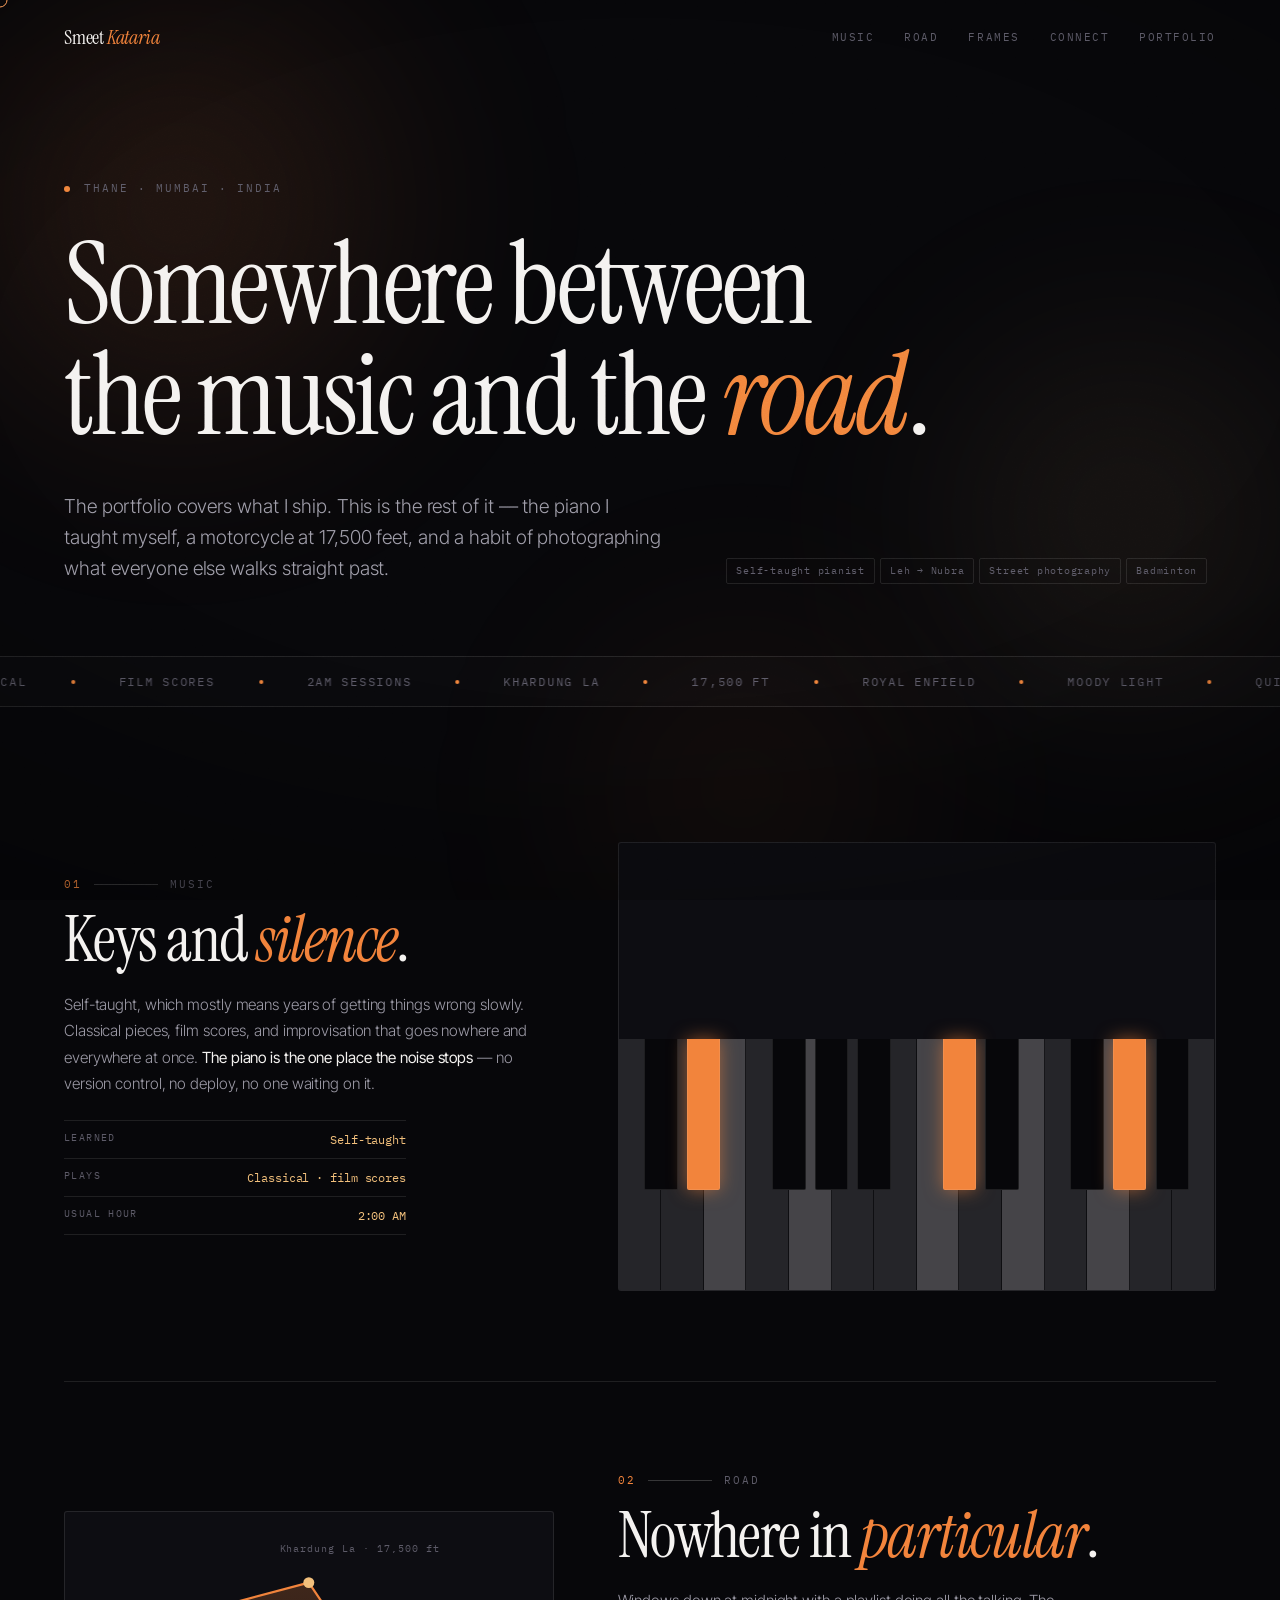
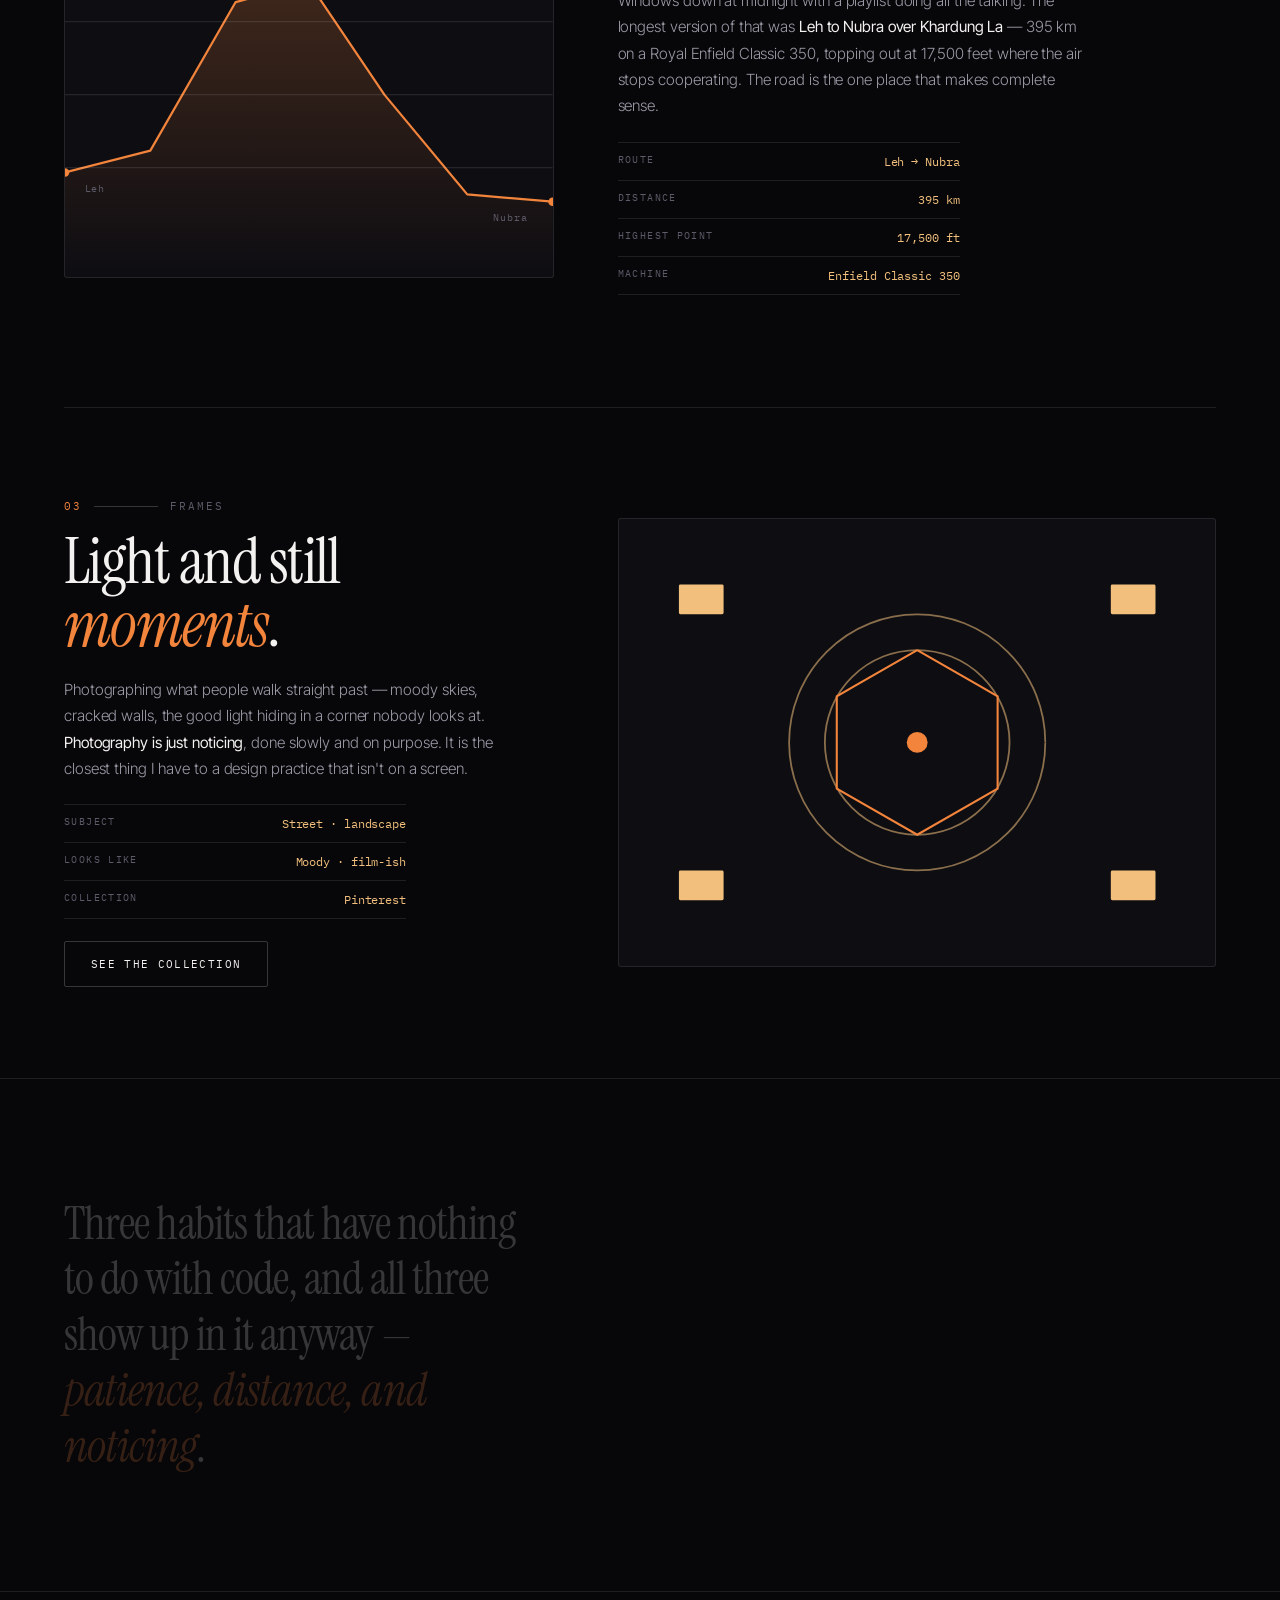
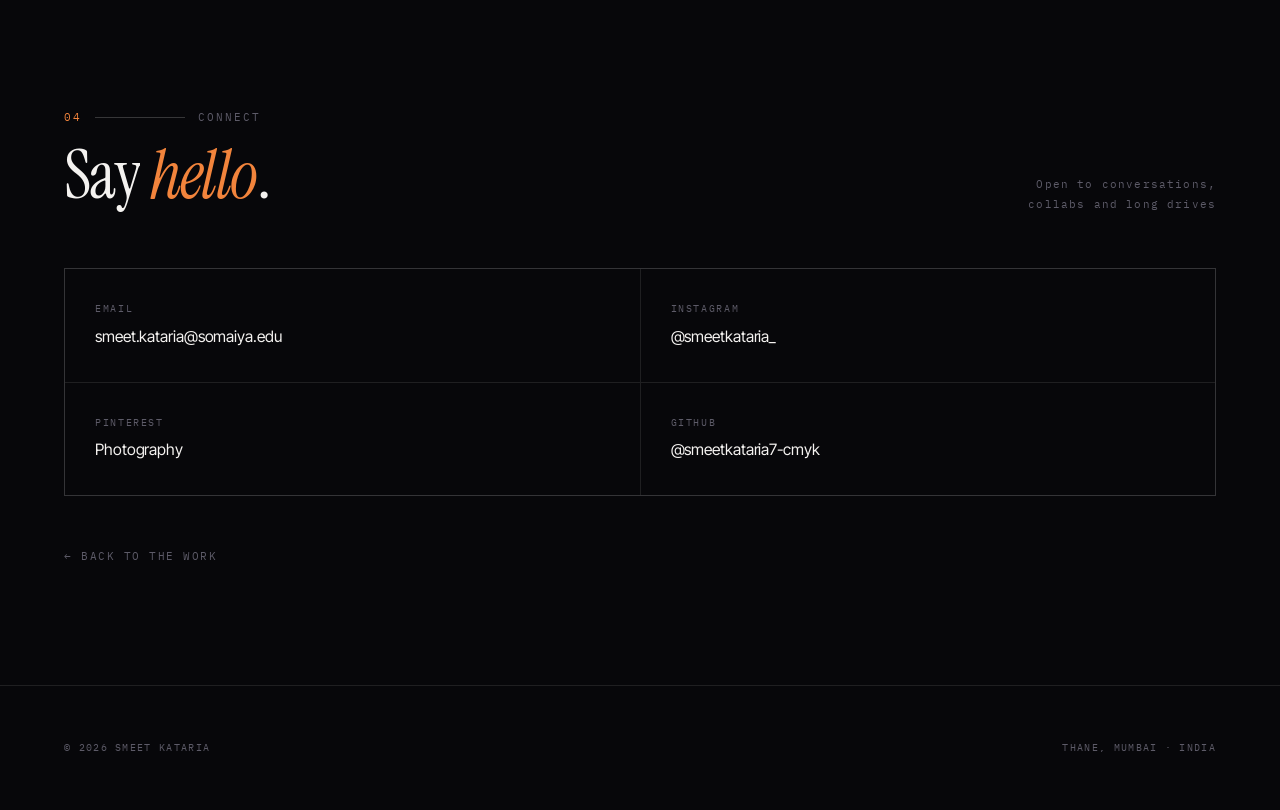
<file: smeet-bio.html>
<!DOCTYPE html>
<html lang="en">
<head>
<meta charset="UTF-8">
<meta name="viewport" content="width=device-width, initial-scale=1.0">
<title>Somewhere Between the Music and the Road</title>
<meta name="description" content="The longer version — piano, motorcycles through Ladakh, photography, and the things that shape how Smeet Kataria works.">
<meta name="theme-color" content="#07070a">
<link rel="icon" type="image/svg+xml" href="data:image/svg+xml,<svg xmlns='http://www.w3.org/2000/svg' viewBox='0 0 100 100'><rect width='100' height='100' rx='18' fill='%2312100c'/><text x='50' y='70' font-size='58' font-family='Georgia,serif' fill='%23b8443a' text-anchor='middle'>S</text></svg>">
<link rel="preconnect" href="https://fonts.googleapis.com">
<link rel="preconnect" href="https://fonts.gstatic.com" crossorigin>
<link href="https://fonts.googleapis.com/css2?family=Instrument+Serif:ital@0;1&family=Inter+Tight:wght@300;400;500;600;700&family=IBM+Plex+Mono:wght@400;500&display=swap" rel="stylesheet">
<link rel="stylesheet" href="assets/theme.css?v=1788683712">
<style>
/* ── page-specific ── */
.hero{position:relative;z-index:1;padding:clamp(130px,20vh,190px) var(--pad) clamp(50px,8vh,90px);}
.hero-inner{max-width:1320px;margin:0 auto;}
.hero h1{font-family:var(--serif);font-weight:400;
  font-size:clamp(2.6rem,9vw,7.4rem);line-height:.9;letter-spacing:-.028em;
  margin-bottom:clamp(26px,4vh,44px);}
.hero h1 em{font-style:italic;color:var(--ox);}
.hero-meta{display:flex;gap:14px;align-items:center;margin-bottom:clamp(24px,4vh,38px);}
.hero-meta .dot{width:6px;height:6px;border-radius:50%;background:var(--ox);
  animation:pulse 2.4s ease-in-out infinite;}
@keyframes pulse{0%,100%{opacity:1;box-shadow:0 0 0 0 rgba(242,132,60,.5);}50%{opacity:.7;box-shadow:0 0 0 7px rgba(242,132,60,0);}}
.hero-cols{display:grid;grid-template-columns:minmax(0,1.1fr) minmax(0,.9fr);
  gap:clamp(26px,5vw,72px);align-items:end;}
@media(max-width:860px){.hero-cols{grid-template-columns:1fr;gap:28px;}}

/* chapters */
.chapter{display:grid;grid-template-columns:minmax(0,.9fr) minmax(0,1.1fr);
  gap:clamp(26px,5vw,76px);align-items:center;
  padding:clamp(60px,10vh,120px) 0;border-bottom:1px solid var(--rule);}
.chapter:last-of-type{border-bottom:none;}
.chapter.flip .ch-visual{order:-1;}
@media(max-width:880px){
  .chapter{grid-template-columns:1fr;gap:30px;}
  .chapter.flip .ch-visual{order:0;}
}
.ch-num{font-family:var(--mono);font-size:.66rem;letter-spacing:.19em;text-transform:uppercase;
  color:var(--bone-3);display:flex;align-items:center;gap:12px;margin-bottom:16px;}
.ch-num b{color:var(--ox);font-weight:400;}
.ch-num i{height:1px;background:var(--rule-2);width:0;font-style:normal;
  transition:width .9s var(--ease) .2s;}
.chapter.in .ch-num i{width:clamp(28px,5vw,64px);}
.ch-title{font-family:var(--serif);font-weight:400;
  font-size:clamp(2rem,5.6vw,4rem);line-height:.98;letter-spacing:-.024em;margin-bottom:20px;}
.ch-title em{font-style:italic;color:var(--ox);}
.ch-body{font-size:clamp(.94rem,1.2vw,1.06rem);color:var(--bone-2);font-weight:300;
  line-height:1.72;max-width:52ch;margin-bottom:22px;}
.ch-body strong{color:var(--bone);font-weight:400;}
.ch-facts{display:flex;flex-direction:column;border-top:1px solid var(--rule);
  margin-bottom:22px;max-width:38ch;}
.ch-fact{display:flex;justify-content:space-between;gap:14px;padding:9px 0;
  border-bottom:1px solid var(--rule);}
.ch-fact dt{font-family:var(--mono);font-size:.62rem;letter-spacing:.14em;
  text-transform:uppercase;color:var(--bone-3);}
.ch-fact dd{font-family:var(--mono);font-size:.72rem;color:var(--brass);
  font-variant-numeric:tabular-nums;}
.ch-visual{position:relative;aspect-ratio:4/3;border:1px solid var(--rule);border-radius:3px;
  overflow:hidden;background:var(--ink-1);}
.ch-visual svg{position:absolute;inset:0;width:100%;height:100%;}

/* piano keys — the black keys light in sequence, like a phrase being played */
.keys{display:flex;position:absolute;left:0;right:0;bottom:0;height:56%;}
.key-w{flex:1;border-right:1px solid rgba(7,7,10,.75);background:rgba(244,242,240,.10);
  transition:background .5s var(--ease);}
.chapter.in .key-w.hit{background:rgba(244,242,240,.24);}
.key-b{position:absolute;top:0;width:5.6%;height:60%;background:var(--ink);
  border:1px solid rgba(244,242,240,.10);border-top:none;border-radius:0 0 2px 2px;
  transition:background .45s var(--ease),box-shadow .45s var(--ease);}
.chapter.in .key-b.hit{background:var(--ox);box-shadow:0 0 18px rgba(242,132,60,.55);}

/* altitude profile for the ride */
.alt-label{position:absolute;font-family:var(--mono);font-size:.6rem;letter-spacing:.1em;
  color:var(--bone-3);}

.pull{font-family:var(--serif);font-size:clamp(1.4rem,4vw,2.9rem);line-height:1.2;
  letter-spacing:-.02em;max-width:22ch;}
.pull .accent{color:var(--ox);font-style:italic;}

.closing{text-align:left;}
</style>
</head>
<body>

<div class="curtain" aria-hidden="true">
  <div class="curtain-panel l"></div>
  <div class="curtain-panel r"></div>
  <div class="curtain-inner">
    <div class="curtain-sub">Off the clock</div>
    <div class="curtain-rule"><i></i></div>
    <div class="curtain-row">
      <div class="curtain-word"><i>Music <b>&amp; road</b></i></div>
      <div class="curtain-num">0</div>
    </div>
  </div>
</div>

<div class="warmth" aria-hidden="true"><i class="w1"></i><i class="w2"></i><i class="w3"></i></div>
<div class="vignette" aria-hidden="true"></div>
<div class="grain" aria-hidden="true"></div>
<div class="cursor" aria-hidden="true"></div>
<div class="progress" aria-hidden="true"></div>

<button class="totop" aria-label="Back to top">
  <svg viewBox="0 0 46 46" aria-hidden="true"><circle cx="23" cy="23" r="21" stroke-dasharray="132" stroke-dashoffset="132"/></svg>
  <span style="position:relative">&uarr;</span>
</button>

<nav>
  <a class="nav-logo" href="index.html">Smeet <em>Kataria</em></a>
  <div class="nav-links">
    <a href="#music">Music</a>
    <a href="#road">Road</a>
    <a href="#frames">Frames</a>
    <a href="#connect">Connect</a>
    <a href="index.html">Portfolio</a>
  </div>
  <button class="burger" aria-label="Menu" aria-expanded="false"><i></i><i></i><i></i></button>
</nav>
<div class="mobile-menu">
  <a href="#music">Music</a><a href="#road">Road</a><a href="#frames">Frames</a>
  <a href="#connect">Connect</a><a href="index.html">Portfolio</a>
</div>

<header class="hero">
  <div class="hero-inner">
    <div class="hero-meta">
      <span class="dot"></span>
      <span class="label">Thane · Mumbai · India</span>
    </div>
    <h1>
      <span class="mask"><i>Somewhere between</i></span>
      <span class="mask"><i>the music and the <em>road</em>.</i></span>
    </h1>
    <div class="hero-cols">
      <p class="lede" data-rev>The portfolio covers what I ship. This is the rest of it — the piano I taught myself, a motorcycle at 17,500 feet, and a habit of photographing what everyone else walks straight past.</p>
      <div class="tags" data-rev style="justify-content:flex-start">
        <span class="tag">Self-taught pianist</span>
        <span class="tag">Leh → Nubra</span>
        <span class="tag">Street photography</span>
        <span class="tag">Badminton</span>
      </div>
    </div>
  </div>
</header>

<div class="ticker" aria-hidden="true">
  <div class="ticker-track">
    <span>Classical</span><span>Film scores</span><span>2am sessions</span><span>Khardung La</span><span>17,500 ft</span><span>Royal Enfield</span><span>Moody light</span><span>Quiet corners</span>
    <span>Classical</span><span>Film scores</span><span>2am sessions</span><span>Khardung La</span><span>17,500 ft</span><span>Royal Enfield</span><span>Moody light</span><span>Quiet corners</span>
  </div>
</div>

<section class="sec" style="padding-top:clamp(30px,5vh,60px);padding-bottom:0;">
  <div class="wrap">

    <article class="chapter" id="music" data-rev data-draw>
      <div class="ch-text">
        <div class="ch-num"><b>01</b><i></i><span>Music</span></div>
        <h2 class="ch-title">Keys and <em>silence</em>.</h2>
        <p class="ch-body">Self-taught, which mostly means years of getting things wrong slowly. Classical pieces, film scores, and improvisation that goes nowhere and everywhere at once. <strong>The piano is the one place the noise stops</strong> — no version control, no deploy, no one waiting on it.</p>
        <dl class="ch-facts">
          <div class="ch-fact"><dt>Learned</dt><dd>Self-taught</dd></div>
          <div class="ch-fact"><dt>Plays</dt><dd>Classical · film scores</dd></div>
          <div class="ch-fact"><dt>Usual hour</dt><dd>2:00 AM</dd></div>
        </dl>
      </div>
      <div class="ch-visual">
        <div class="keys" id="pianoKeys" aria-hidden="true"></div>
      </div>
    </article>

    <article class="chapter flip" id="road" data-rev data-draw>
      <div class="ch-text">
        <div class="ch-num"><b>02</b><i></i><span>Road</span></div>
        <h2 class="ch-title">Nowhere in <em>particular</em>.</h2>
        <p class="ch-body">Windows down at midnight with a playlist doing all the talking. The longest version of that was <strong>Leh to Nubra over Khardung La</strong> — 395 km on a Royal Enfield Classic 350, topping out at 17,500 feet where the air stops cooperating. The road is the one place that makes complete sense.</p>
        <dl class="ch-facts">
          <div class="ch-fact"><dt>Route</dt><dd>Leh → Nubra</dd></div>
          <div class="ch-fact"><dt>Distance</dt><dd>395 km</dd></div>
          <div class="ch-fact"><dt>Highest point</dt><dd>17,500 ft</dd></div>
          <div class="ch-fact"><dt>Machine</dt><dd>Enfield Classic 350</dd></div>
        </dl>
      </div>
      <div class="ch-visual">
        <svg viewBox="0 0 400 300" fill="none" aria-hidden="true" preserveAspectRatio="none">
          <!-- altitude profile: Leh 11,500ft → Khardung La 17,500ft → Nubra 10,000ft -->
          <path class="draw" d="M0 214 L70 196 L140 74 L200 58 L262 150 L330 232 L400 238"
                stroke="#f2843c" stroke-width="1.8" stroke-linejoin="round"/>
          <path d="M0 214 L70 196 L140 74 L200 58 L262 150 L330 232 L400 238 L400 300 L0 300 Z"
                fill="url(#ridge)" opacity=".22"/>
          <defs><linearGradient id="ridge" x1="0" y1="0" x2="0" y2="1">
            <stop offset="0" stop-color="#f2843c"/><stop offset="1" stop-color="#f2843c" stop-opacity="0"/>
          </linearGradient></defs>
          <g stroke="rgba(244,242,240,.10)" stroke-width="1">
            <path d="M0 90 H400"/><path d="M0 150 H400"/><path d="M0 210 H400"/>
          </g>
          <circle class="pop" style="--d:6" cx="200" cy="58" r="4.5" fill="#f2c07c"/>
          <circle class="pop" style="--d:8" cx="0" cy="214" r="3.5" fill="#f2843c"/>
          <circle class="pop" style="--d:10" cx="400" cy="238" r="3.5" fill="#f2843c"/>
        </svg>
        <span class="alt-label" style="left:44%;top:8%">Khardung La · 17,500 ft</span>
        <span class="alt-label" style="left:4%;bottom:22%">Leh</span>
        <span class="alt-label" style="right:5%;bottom:14%">Nubra</span>
      </div>
    </article>

    <article class="chapter" id="frames" data-rev data-draw>
      <div class="ch-text">
        <div class="ch-num"><b>03</b><i></i><span>Frames</span></div>
        <h2 class="ch-title">Light and still <em>moments</em>.</h2>
        <p class="ch-body">Photographing what people walk straight past — moody skies, cracked walls, the good light hiding in a corner nobody looks at. <strong>Photography is just noticing</strong>, done slowly and on purpose. It is the closest thing I have to a design practice that isn't on a screen.</p>
        <dl class="ch-facts">
          <div class="ch-fact"><dt>Subject</dt><dd>Street · landscape</dd></div>
          <div class="ch-fact"><dt>Looks like</dt><dd>Moody · film-ish</dd></div>
          <div class="ch-fact"><dt>Collection</dt><dd>Pinterest</dd></div>
        </dl>
        <a class="btn" href="https://pin.it/7MARs37NP" target="_blank" rel="noopener" data-cursor="View"><span>See the collection</span></a>
      </div>
      <div class="ch-visual">
        <svg viewBox="0 0 400 300" fill="none" aria-hidden="true">
          <!-- aperture blades opening -->
          <g transform="translate(200,150)">
            <g stroke="#f2c07c" stroke-width="1.2" fill="none" opacity=".55">
              <circle class="draw" r="86"/><circle class="draw" style="transition-delay:.15s" r="62"/>
            </g>
            <g stroke="#f2843c" stroke-width="1.4" fill="none">
              <path class="draw" style="transition-delay:.3s" d="M0 -62 L54 -31 L54 31 L0 62 L-54 31 L-54 -31 Z"/>
            </g>
            <circle class="pop" style="--d:8" r="7" fill="#f2843c"/>
          </g>
          <g fill="#f2c07c">
            <rect class="pop" style="--d:2" x="40" y="44" width="30" height="20" rx="1" opacity=".35"/>
            <rect class="pop" style="--d:3" x="330" y="44" width="30" height="20" rx="1" opacity=".25"/>
            <rect class="pop" style="--d:4" x="40" y="236" width="30" height="20" rx="1" opacity=".25"/>
            <rect class="pop" style="--d:5" x="330" y="236" width="30" height="20" rx="1" opacity=".35"/>
          </g>
        </svg>
      </div>
    </article>

  </div>
</section>

<section class="sec" data-rev style="border-top:1px solid var(--rule);">
  <div class="wrap">
    <p class="pull" data-warm>Three habits that have nothing to do with code, and all three show up in it anyway — <span class="accent">patience, distance, and noticing</span>.</p>
  </div>
</section>

<section class="sec" id="connect" style="border-top:1px solid var(--rule);">
  <div class="wrap">
    <div class="sec-head" data-rev>
      <div>
        <div class="sec-label"><span class="num">04</span><span class="rule"></span><span>Connect</span></div>
        <h2 class="sec-title">Say <em>hello</em>.</h2>
      </div>
      <div class="sec-aside">Open to conversations,<br>collabs and long drives</div>
    </div>
    <div class="contact" data-rev>
      <a href="mailto:smeet.kataria@somaiya.edu" data-cursor="Email">
        <div><div class="ct-l">Email</div><div class="ct-v">smeet.kataria@somaiya.edu</div></div>
        <span class="ct-arrow">&rarr;</span>
      </a>
      <a href="https://www.instagram.com/smeetkataria_" target="_blank" rel="noopener" data-cursor="Visit">
        <div><div class="ct-l">Instagram</div><div class="ct-v">@smeetkataria_</div></div>
        <span class="ct-arrow">&rarr;</span>
      </a>
      <a href="https://pin.it/7MARs37NP" target="_blank" rel="noopener" data-cursor="Visit">
        <div><div class="ct-l">Pinterest</div><div class="ct-v">Photography</div></div>
        <span class="ct-arrow">&rarr;</span>
      </a>
      <a href="https://github.com/smeetkataria7-cmyk" target="_blank" rel="noopener" data-cursor="Visit">
        <div><div class="ct-l">GitHub</div><div class="ct-v">@smeetkataria7-cmyk</div></div>
        <span class="ct-arrow">&rarr;</span>
      </a>
    </div>
    <div style="margin-top:clamp(30px,5vh,48px)" data-rev>
      <a class="back-link" href="index.html"><span>&larr;</span> Back to the work</a>
    </div>
  </div>
</section>

<footer>
  <span>&copy; <span id="yr"></span> Smeet Kataria</span>
  <span>Thane, Mumbai · India</span>
</footer>

<script src="assets/motion.js?v=1788683712"></script>
<script>
/* Piano keyboard — built in script so the markup stays free of 40 empty divs.
   The lit keys spell a phrase rather than firing at random, so the same
   figure plays every time the chapter comes into view. */
(function(){
  var host=document.getElementById('pianoKeys');
  if(!host)return;
  var WHITE=14;
  /* black keys follow the real pattern: gaps after E and B */
  var BLACK=[0,1,3,4,5,7,8,10,11,12];
  var phraseW={2:1,4:1,7:1,9:1,11:1},phraseB={1:1,5:1,8:1};
  for(var i=0;i<WHITE;i++){
    var w=document.createElement('div');
    w.className='key-w'+(phraseW[i]?' hit':'');
    w.style.transitionDelay=(i*55)+'ms';
    host.appendChild(w);
  }
  BLACK.forEach(function(pos,i){
    var b=document.createElement('div');
    b.className='key-b'+(phraseB[i]?' hit':'');
    b.style.left='calc('+((pos+1)*(100/WHITE))+'% - 2.8%)';
    b.style.transitionDelay=(180+i*70)+'ms';
    host.appendChild(b);
  });
})();
</script>
</body>
</html>
</file>
<file: assets/theme.css>
/* ══════════════════════════════════════════════════════════════════
   Shared design system — Smeet Kataria
   Near-black ground lit by a warm bloom; amber accent, brass for figures.
   Every page loads this; page-specific rules stay in the page.
   ══════════════════════════════════════════════════════════════════ */

*,*::before,*::after{margin:0;padding:0;box-sizing:border-box;-webkit-font-smoothing:antialiased;}

:root{
  /* near-black with a cool cast — the ground a bloom sits on. Deeper than the
     old warm ink, because gloss needs contrast to read as light. */
  --ink:#07070a;
  --ink-1:#0d0d12;
  --ink-2:#14141b;
  --ink-3:#1e1e28;

  --bone:#f4f2f0;
  --bone-2:#9c9aa6;
  --bone-3:#5d5b68;

  --ox:#f2843c;          /* warm amber — the light source */
  --ox-hi:#ffa15c;
  --violet:#7c5cff;      /* the cool edge of the bloom */
  --brass:#f2c07c;       /* figures and data only */

  --rule:rgba(244,242,240,.10);
  --rule-2:rgba(244,242,240,.20);

  /* gloss */
  --sheen:linear-gradient(180deg,rgba(255,255,255,.07),rgba(255,255,255,0) 42%);
  --glass:rgba(255,255,255,.04);

  --serif:'Instrument Serif',Georgia,'Times New Roman',serif;
  --sans:'Inter Tight',system-ui,-apple-system,sans-serif;
  --mono:'IBM Plex Mono',ui-monospace,monospace;

  --spring:cubic-bezier(.22,.61,.36,1);
  --ease:cubic-bezier(.16,1,.3,1);
  --swift:cubic-bezier(.4,0,.2,1);

  --pad:clamp(22px,5vw,72px);
}

html{scroll-behavior:auto;}
body{
  font-family:var(--sans);color:var(--bone);background:var(--ink);
  font-weight:400;line-height:1.65;letter-spacing:-.006em;
  /* clip, never hidden: hidden forces overflow-y:auto, makes body a scroll
     container, and silently breaks every position:sticky descendant */
  overflow-x:clip;
}
::selection{background:rgba(242,132,60,.32);color:var(--bone);}
a{color:inherit;}
:focus-visible{outline:2px solid var(--ox-hi);outline-offset:3px;border-radius:2px;}
img{max-width:100%;display:block;}

/* ══ TYPE ══ */
.label{font-family:var(--mono);font-size:.66rem;letter-spacing:.19em;
  text-transform:uppercase;color:var(--bone-3);}
.lede{font-size:clamp(1.02rem,1.5vw,1.22rem);color:var(--bone-2);
  font-weight:300;line-height:1.62;}
.serif{font-family:var(--serif);font-weight:400;}

/* ══ CURTAIN ══ two panels that part sideways from the centre, rather than a
   single sheet wiping upward — the split is the first thing the page does */
.curtain{position:fixed;inset:0;z-index:9999;pointer-events:none;}
.curtain-panel{position:absolute;top:0;height:100%;width:50.4%;background:var(--ink);
  transition:transform 1.15s cubic-bezier(.72,0,.18,1);}
.curtain-panel.l{left:0;}
.curtain-panel.r{right:0;}
.curtain-panel.r::before{content:'';position:absolute;left:0;top:0;bottom:0;width:1px;
  background:var(--ox);opacity:0;transition:opacity .4s;}
.curtain.go .curtain-panel.r::before{opacity:.7;}
.curtain.up .curtain-panel.l{transform:translateX(-100.5%);}
.curtain.up .curtain-panel.r{transform:translateX(100.5%);}
.curtain-inner{position:absolute;inset:0;z-index:2;
  display:flex;flex-direction:column;justify-content:flex-end;
  padding:0 var(--pad) clamp(30px,6vh,64px);
  transition:opacity .45s var(--ease);}
.curtain.up .curtain-inner{opacity:0;}
.curtain-sub{font-family:var(--mono);font-size:.66rem;letter-spacing:.2em;
  text-transform:uppercase;color:var(--bone-3);margin-bottom:14px;
  opacity:0;transition:opacity .6s .2s;}
.curtain.go .curtain-sub{opacity:1;}
.curtain-rule{height:1px;background:var(--rule);position:relative;margin-bottom:26px;}
.curtain-rule i{position:absolute;left:0;top:-1px;height:3px;width:0;background:var(--ox);}
.curtain-row{display:flex;align-items:flex-end;justify-content:space-between;
  gap:24px;flex-wrap:wrap;}
.curtain-word{font-family:var(--serif);font-size:clamp(2.6rem,11vw,7.5rem);
  line-height:.86;overflow:hidden;}
.curtain-word i{display:block;font-style:normal;transform:translateY(104%);
  transition:transform 1s var(--ease) .12s;}
.curtain.go .curtain-word i{transform:none;}
.curtain-word b{font-weight:400;font-style:italic;color:var(--ox);}
.curtain-num{font-family:var(--mono);font-size:clamp(1.1rem,3vw,1.9rem);
  color:var(--bone-3);font-variant-numeric:tabular-nums;}

/* ══ AMBIENT ══ */
.grain{position:fixed;inset:0;pointer-events:none;z-index:4000;opacity:.30;
  mix-blend-mode:overlay;
  background-image:url("data:image/svg+xml,%3Csvg xmlns='http://www.w3.org/2000/svg' width='200' height='200'%3E%3Cfilter id='n'%3E%3CfeTurbulence baseFrequency='.82' numOctaves='4' type='fractalNoise'/%3E%3CfeColorMatrix type='saturate' values='0'/%3E%3C/filter%3E%3Crect width='200' height='200' filter='url(%23n)' opacity='.6'/%3E%3C/svg%3E");}
.vignette{position:fixed;inset:0;pointer-events:none;z-index:3999;
  background:radial-gradient(120% 90% at 50% 40%,transparent 42%,rgba(0,0,0,.55) 100%);}
.warmth{position:fixed;inset:0;pointer-events:none;z-index:0;overflow:hidden;}
.warmth i{position:absolute;border-radius:50%;filter:blur(90px);opacity:.5;}
.warmth .w1{width:52vw;height:52vw;left:-12%;top:-14%;
  background:radial-gradient(circle,rgba(242,132,60,.30),transparent 68%);
  animation:drift1 26s ease-in-out infinite;}
.warmth .w2{width:44vw;height:44vw;right:-10%;top:26%;
  background:radial-gradient(circle,rgba(242,192,124,.20),transparent 68%);
  animation:drift2 32s ease-in-out infinite;}
.warmth .w3{width:40vw;height:40vw;left:38%;bottom:-16%;
  background:radial-gradient(circle,rgba(242,132,60,.16),transparent 68%);
  animation:drift1 29s ease-in-out infinite reverse;}
@keyframes drift1{0%,100%{transform:translate(0,0) scale(1);}50%{transform:translate(7%,5%) scale(1.14);}}
@keyframes drift2{0%,100%{transform:translate(0,0) scale(1);}50%{transform:translate(-6%,8%) scale(1.1);}}

/* ══ CURSOR ══ */
.cursor{position:fixed;top:0;left:0;width:15px;height:15px;
  border:1px solid var(--ox-hi);border-radius:50%;pointer-events:none;z-index:9000;
  transform:translate(-50%,-50%);
  transition:width .35s var(--spring),height .35s var(--spring),background .3s,border-color .3s;}
.cursor.big{width:46px;height:46px;background:rgba(242,132,60,.10);}
.cursor.label{width:74px;height:74px;background:var(--ox);border-color:var(--ox);}
.cursor::after{content:attr(data-label);position:absolute;inset:0;display:flex;
  align-items:center;justify-content:center;font-family:var(--mono);font-size:8.5px;
  letter-spacing:.09em;text-transform:uppercase;color:var(--ink);opacity:0;
  transition:opacity .25s;white-space:nowrap;}
.cursor.label::after{opacity:1;}
@media(hover:none){.cursor{display:none;}}

/* ══ PROGRESS ══ */
.progress{position:fixed;top:0;left:0;height:2px;background:var(--ox);z-index:8000;
  transform-origin:left;transform:scaleX(0);pointer-events:none;}

/* ══ NAV ══ */
nav{position:fixed;top:0;left:0;right:0;z-index:7000;padding:22px var(--pad);
  display:flex;justify-content:space-between;align-items:center;
  border-bottom:1px solid transparent;
  transition:padding .5s var(--ease),background .5s,border-color .5s;}
body.scrolled nav{padding:13px var(--pad);background:rgba(7,7,10,.82);
  backdrop-filter:blur(18px) saturate(130%);-webkit-backdrop-filter:blur(18px) saturate(130%);
  border-bottom-color:var(--rule);}
.nav-logo{font-family:var(--serif);font-size:1.22rem;text-decoration:none;letter-spacing:-.01em;}
.nav-logo em{font-style:italic;color:var(--ox);}
.nav-links{display:flex;gap:30px;}
.nav-links a{font-family:var(--mono);font-size:.68rem;letter-spacing:.14em;
  text-transform:uppercase;color:var(--bone-3);text-decoration:none;position:relative;
  padding:3px 0;opacity:0;transform:translateY(-7px);
  transition:opacity .5s var(--ease),transform .5s var(--spring),color .3s;}
body.lit .nav-links a{opacity:1;transform:none;}
.nav-links a:nth-child(1){transition-delay:.42s;}
.nav-links a:nth-child(2){transition-delay:.48s;}
.nav-links a:nth-child(3){transition-delay:.54s;}
.nav-links a:nth-child(4){transition-delay:.60s;}
.nav-links a:nth-child(5){transition-delay:.66s;}
.nav-links a::after{content:'';position:absolute;left:0;right:0;bottom:0;height:1px;
  background:var(--ox);transform:scaleX(0);transform-origin:right;
  transition:transform .45s var(--spring);}
.nav-links a:hover,.nav-links a.active{color:var(--bone);}
.nav-links a:hover::after,.nav-links a.active::after{transform:scaleX(1);transform-origin:left;}
.burger{display:none;background:none;border:none;cursor:pointer;width:26px;height:16px;position:relative;}
.burger i{position:absolute;left:0;width:100%;height:1px;background:var(--bone);
  transition:all .35s var(--spring);}
.burger i:nth-child(1){top:0;}
.burger i:nth-child(2){top:7px;}
.burger i:nth-child(3){top:14px;}
body.menu .burger i:nth-child(1){top:7px;transform:rotate(45deg);}
body.menu .burger i:nth-child(2){opacity:0;transform:scaleX(0);}
body.menu .burger i:nth-child(3){top:7px;transform:rotate(-45deg);}
.mobile-menu{position:fixed;inset:0;z-index:6999;background:var(--ink);display:flex;
  flex-direction:column;align-items:flex-start;justify-content:center;gap:6px;
  padding:0 clamp(22px,7vw,60px);clip-path:inset(0 0 100% 0);
  transition:clip-path .6s var(--ease);pointer-events:none;}
body.menu .mobile-menu{clip-path:inset(0 0 0 0);pointer-events:auto;}
.mobile-menu a{font-family:var(--serif);font-size:clamp(2rem,9vw,3.4rem);
  text-decoration:none;line-height:1.12;transition:color .3s;}
.mobile-menu a:hover{color:var(--ox);}
@media(max-width:820px){.nav-links{display:none;}.burger{display:block;}}

/* back link, for pages that are not the index */
.back-link{font-family:var(--mono);font-size:.66rem;letter-spacing:.14em;
  text-transform:uppercase;color:var(--bone-3);text-decoration:none;
  display:inline-flex;align-items:center;gap:9px;transition:color .3s,gap .35s var(--spring);}
.back-link:hover{color:var(--ox-hi);gap:14px;}

/* ══ SECTION SHELL ══ */
.sec{position:relative;padding:clamp(80px,13vh,150px) var(--pad);z-index:1;}
.wrap{max-width:1320px;margin:0 auto;}
.sec-head{display:grid;grid-template-columns:minmax(0,1fr) auto;gap:24px;
  align-items:end;margin-bottom:clamp(38px,6vh,68px);}
@media(max-width:760px){.sec-head{grid-template-columns:1fr;align-items:start;}}
.sec-label{display:flex;align-items:center;gap:13px;margin-bottom:16px;
  font-family:var(--mono);font-size:.66rem;letter-spacing:.19em;
  text-transform:uppercase;color:var(--bone-3);}
.sec-label .num{color:var(--ox);font-variant-numeric:tabular-nums;}
.sec-label .rule{height:1px;background:var(--rule-2);width:0;
  transition:width 1s var(--ease) .15s;}
.sec-label.on .rule{width:clamp(32px,7vw,90px);}
.sec-title{font-family:var(--serif);font-weight:400;
  font-size:clamp(2rem,5.4vw,4.2rem);line-height:.98;letter-spacing:-.024em;}
.sec-title em{font-style:italic;color:var(--ox);}
.sec-aside{font-family:var(--mono);font-size:.66rem;letter-spacing:.11em;
  color:var(--bone-3);text-align:right;line-height:1.9;}
@media(max-width:760px){.sec-aside{text-align:left;}}

/* ══ MASK + SPLIT ══ */
.mask{display:block;overflow:hidden;padding-bottom:.06em;}
.mask > i{display:block;font-style:normal;transform:translateY(106%);
  transition:transform 1.25s cubic-bezier(.25,.46,.2,1);}
body.lit .mask > i{transform:none;}
.mask:nth-of-type(2) > i{transition-delay:.16s;}
.mask:nth-of-type(3) > i{transition-delay:.32s;}
/* ── SPLIT ── letters tumble up into place, one after the next.
   The curve is deliberately NOT --ease: that is an expo-out that covers ~78%
   of the travel in its first 130ms, so over a throw this short the letters
   simply appeared instead of moving. This one spends its time in the visible
   middle, and 45ms per character makes the sweep along the line readable. */
.sec-title,[data-split]{perspective:900px;}
.split{display:inline-block;overflow:hidden;vertical-align:bottom;
  padding-bottom:.08em;transform-style:preserve-3d;}
.split > b{display:inline-block;font-weight:inherit;
  transform:translateY(115%) rotateX(-78deg) scale(.92);
  transform-origin:50% 0%;opacity:0;
  transition:transform 1.05s cubic-bezier(.25,.46,.2,1),
             opacity .55s ease-out,
             color .5s ease-out;
  transition-delay:calc(var(--i,0)*45ms);
  color:var(--ox);}
.split.on > b{transform:none;opacity:1;color:inherit;}
.split > b.sp{width:.26em;}

/* ══ BUTTONS ══ */
.btn{display:inline-flex;align-items:center;gap:9px;padding:13px 26px;
  font-family:var(--mono);font-size:.7rem;letter-spacing:.12em;text-transform:uppercase;
  text-decoration:none;border-radius:2px;border:1px solid var(--rule-2);
  position:relative;overflow:hidden;will-change:transform;
  transition:background .4s var(--swift),color .4s var(--swift),border-color .4s;}
.btn span{position:relative;z-index:1;}
.btn::before{content:'';position:absolute;inset:0;background:var(--ox);
  transform:scaleY(0);transform-origin:bottom;transition:transform .45s var(--ease);z-index:0;}
.btn:hover::before{transform:scaleY(1);}
.btn:hover{color:var(--bone);border-color:var(--ox);}
.btn-solid{background:var(--ox);border-color:var(--ox);color:var(--ink);}
.btn-solid::before{background:var(--bone);}
.btn-solid:hover{color:var(--ink);border-color:var(--bone);}

/* ══ TAGS ══ */
.tag{font-family:var(--mono);font-size:.6rem;letter-spacing:.08em;padding:4px 9px;
  border:1px solid var(--rule);border-radius:2px;color:var(--bone-3);transition:all .35s;}
.tags{display:flex;flex-wrap:wrap;gap:5px;}

/* ══ TICKER ══ */
.ticker{border-top:1px solid var(--rule);border-bottom:1px solid var(--rule);
  overflow:hidden;padding:15px 0;position:relative;z-index:1;
  background:rgba(244,242,240,.014);}
.ticker-track{display:flex;gap:44px;white-space:nowrap;will-change:transform;}
.ticker-track span{display:inline-flex;align-items:center;gap:44px;flex-shrink:0;
  font-family:var(--mono);font-size:.72rem;letter-spacing:.15em;text-transform:uppercase;
  color:var(--bone-3);}
.ticker-track span::after{content:'';width:4px;height:4px;background:var(--ox);
  border-radius:50%;flex:0 0 auto;}

/* ══ CONTACT GRID ══ */
.contact{display:grid;grid-template-columns:repeat(2,1fr);gap:1px;
  background:var(--rule);border:1px solid var(--rule);}
@media(max-width:640px){.contact{grid-template-columns:1fr;}}
.contact a{background:var(--ink);padding:clamp(22px,3.2vw,32px) clamp(20px,2.6vw,30px);
  text-decoration:none;display:flex;justify-content:space-between;align-items:center;
  gap:16px;transition:background .45s var(--ease);}
.contact a:hover{background:var(--ink-1);}
.ct-l{font-family:var(--mono);font-size:.6rem;letter-spacing:.17em;
  text-transform:uppercase;color:var(--bone-3);margin-bottom:6px;}
.ct-v{font-size:.98rem;position:relative;display:inline-block;}
.ct-v::after{content:'';position:absolute;left:0;right:0;bottom:-3px;height:1px;
  background:var(--ox);transform:scaleX(0);transform-origin:right;
  transition:transform .5s var(--spring);}
.contact a:hover .ct-v::after{transform:scaleX(1);transform-origin:left;}
.ct-arrow{font-family:var(--mono);color:var(--bone-3);opacity:0;transform:translateX(-8px);
  transition:all .45s var(--spring);flex:0 0 auto;}
.contact a:hover .ct-arrow{opacity:1;transform:none;color:var(--ox-hi);}

/* ══ FOOTER ══ */
footer{padding:clamp(38px,6vh,60px) var(--pad);border-top:1px solid var(--rule);
  display:flex;justify-content:space-between;gap:16px;flex-wrap:wrap;
  font-family:var(--mono);font-size:.63rem;letter-spacing:.13em;text-transform:uppercase;
  color:var(--bone-3);position:relative;z-index:1;}

/* ══ BACK TO TOP ══ */
.totop{position:fixed;right:clamp(16px,2.4vw,30px);bottom:clamp(16px,2.4vw,30px);
  z-index:6000;width:46px;height:46px;border-radius:50%;background:rgba(13,13,18,.9);
  backdrop-filter:blur(12px);-webkit-backdrop-filter:blur(12px);
  border:1px solid var(--rule-2);color:var(--bone-2);cursor:pointer;
  display:flex;align-items:center;justify-content:center;
  font-family:var(--mono);font-size:.85rem;
  opacity:0;transform:translateY(12px) scale(.86);pointer-events:none;
  transition:all .5s var(--spring);}
.totop.on{opacity:1;transform:none;pointer-events:auto;}
.totop:hover{color:var(--ox-hi);border-color:var(--ox);}
.totop svg{position:absolute;inset:-1px;width:46px;height:46px;transform:rotate(-90deg);}
.totop circle{fill:none;stroke:var(--ox);stroke-width:1.5;transition:stroke-dashoffset .15s linear;}

/* ══ REVEAL ══ */
[data-rev]{opacity:0;transform:translateY(26px);
  transition:opacity 1s var(--ease),transform 1s var(--spring);}
[data-rev].in{opacity:1;transform:none;}
[data-rev][data-stagger] > *{opacity:0;transform:translateY(20px);
  transition:opacity .8s var(--ease),transform .8s var(--spring);}
[data-rev][data-stagger] > *.in{opacity:1;transform:none;}
[data-par]{will-change:transform;}

/* drawn SVG artwork */
.draw{stroke-dasharray:var(--len,900);stroke-dashoffset:var(--len,900);
  transition:stroke-dashoffset 1.7s var(--ease);}
.seen .draw,.draw.seen{stroke-dashoffset:0;}
.pop{opacity:0;transform:scale(.35);transform-origin:center;
  transition:opacity .65s var(--ease),transform .65s var(--spring);
  transition-delay:calc(var(--d,0)*55ms);}
.seen .pop,.pop.seen{opacity:1;transform:scale(1);}

/* word-by-word warm-up */
.warm .w{opacity:.2;transition:opacity .55s var(--ease),color .55s var(--ease);}
.warm .w.on{opacity:1;}
.warm .accent{color:var(--ox);font-style:italic;}

/* ══ DIAGONAL BANDS ══
   Two rows of images tilted off-axis and drifting in opposite directions.
   The band is wider than the viewport and rotated, so its corners never
   expose an edge; the rotation is fixed here and only the offset animates. */
.bands{position:relative;overflow:hidden;padding:clamp(60px,10vh,120px) 0;
  z-index:1;isolation:isolate;}
.bands::before,.bands::after{content:'';position:absolute;left:0;right:0;height:34%;
  z-index:3;pointer-events:none;}
.bands::before{top:0;background:linear-gradient(180deg,var(--ink),transparent);}
.bands::after{bottom:0;background:linear-gradient(0deg,var(--ink),transparent);}
.band{width:126%;margin-left:-13%;overflow:hidden;}
.band + .band{margin-top:clamp(12px,1.6vw,22px);}
.band-tilt{transform:rotate(-4.2deg);}
.band-tilt-rev{transform:rotate(4.2deg);}
.band-row{display:flex;gap:clamp(12px,1.6vw,22px);width:max-content;will-change:transform;}
.band-item{flex:0 0 auto;width:clamp(190px,22vw,330px);aspect-ratio:16/10;
  border:1px solid var(--rule);border-radius:3px;overflow:hidden;
  background:var(--ink-1);position:relative;}
.band-item img{width:100%;height:100%;object-fit:cover;object-position:top center;
  filter:grayscale(1) contrast(1.06) brightness(.72);
  transition:filter .7s var(--ease),transform .9s var(--ease);}
.band-item::after{content:'';position:absolute;inset:0;
  background:rgba(242,132,60,.16);mix-blend-mode:color;opacity:1;transition:opacity .7s var(--ease);}
.bands:hover .band-item img{filter:grayscale(0) contrast(1) brightness(.95);}
.bands:hover .band-item::after{opacity:0;}

/* ══ BLOOM ══ the light source behind the hero */
.bloom{position:absolute;inset:-18% -12% -30%;z-index:0;pointer-events:none;
  will-change:transform,opacity;}
.bloom canvas{width:100%;height:100%;display:block;filter:blur(28px) saturate(126%);}
/* a dark falloff so the bloom never washes the type it sits behind */
.bloom::after{content:'';position:absolute;inset:0;
  background:radial-gradient(58% 48% at 46% 50%,transparent 12%,rgba(7,7,10,.55) 78%);}

/* ══ GLOSS ══ a sheen along the top edge and a light that sweeps on hover.
   Applied only to surfaces that are meant to read as raised. */
.glossy{position:relative;overflow:hidden;
  background:linear-gradient(168deg,var(--ink-2),var(--ink-1));
  border:1px solid var(--rule);
  box-shadow:0 1px 0 rgba(255,255,255,.05) inset,
             0 22px 48px -26px rgba(0,0,0,.9);}
.glossy::before{content:'';position:absolute;inset:0;z-index:1;pointer-events:none;
  background:var(--sheen);}
/* the sweep: a soft diagonal highlight that crosses the surface on hover */
.glossy::after{content:'';position:absolute;top:-60%;bottom:-60%;width:44%;
  left:-70%;z-index:2;pointer-events:none;transform:rotate(14deg);
  background:linear-gradient(90deg,transparent,rgba(255,255,255,.075),transparent);
  transition:left .85s cubic-bezier(.3,.7,.3,1);}
.glossy:hover::after{left:120%;}

/* ══ GLASS ══ frosted chrome */
.glass{background:var(--glass);
  backdrop-filter:blur(18px) saturate(150%);-webkit-backdrop-filter:blur(18px) saturate(150%);
  border:1px solid var(--rule);
  box-shadow:0 1px 0 rgba(255,255,255,.06) inset;}

/* ══ SLICED REVEAL ══ a panel of vertical shutters over an image, lifting away
   one after the next so the picture builds in bands instead of fading in.
   Built in script from [data-slices] so the markup stays clean. */
.slices{position:absolute;inset:0;z-index:5;display:flex;pointer-events:none;}
.slices i{flex:1;background:var(--ink);transform:translateY(0);
  transition:transform .85s cubic-bezier(.72,0,.18,1);
  transition-delay:calc(var(--d,0)*65ms);}
.slices i + i{border-left:1px solid var(--ink);}
.seen > .slices i,.slices.open i{transform:translateY(-101%);}

/* ══ SPLIT SCREEN ══ a panel that tears across the middle, the halves sliding
   apart to uncover what sits behind them */
.tear{position:relative;overflow:hidden;}
.tear-panels{position:absolute;inset:0;z-index:3;pointer-events:none;}
.tear-panels i{position:absolute;left:0;width:100%;height:50.4%;
  background:var(--ink-1);
  transition:transform 1.15s cubic-bezier(.72,0,.18,1);}
.tear-panels i.t{top:0;border-bottom:1px solid var(--ox);}
.tear-panels i.b{bottom:0;}
.tear.open .tear-panels i.t{transform:translateY(-100.5%);}
.tear.open .tear-panels i.b{transform:translateY(100.5%);}
/* the label carried on the closed panel, gone once it opens */
.tear-face{position:absolute;inset:0;z-index:4;display:flex;align-items:center;
  justify-content:center;pointer-events:none;
  font-family:var(--serif);font-size:clamp(1.6rem,6vw,4.4rem);color:var(--bone-3);
  letter-spacing:-.02em;transition:opacity .5s var(--ease);}
.tear.open .tear-face{opacity:0;}

/* ══ GIANT WORDMARK ══ an oversized name running edge to edge, outlined so it
   reads as texture rather than a second headline competing with the real one */
.wordmark{overflow:hidden;padding:clamp(30px,5vh,60px) 0;position:relative;z-index:1;
  border-top:1px solid var(--rule);border-bottom:1px solid var(--rule);}
.wordmark-track{display:flex;gap:clamp(30px,5vw,80px);white-space:nowrap;
  width:max-content;will-change:transform;}
.wordmark-track span{font-family:var(--serif);font-size:clamp(4rem,15vw,13rem);
  line-height:.82;letter-spacing:-.03em;flex:0 0 auto;
  color:transparent;-webkit-text-stroke:1px var(--rule-2);
  transition:-webkit-text-stroke-color .6s var(--ease),color .6s var(--ease);}
.wordmark:hover .wordmark-track span{-webkit-text-stroke-color:var(--ox);}
.wordmark-track span em{font-style:italic;-webkit-text-stroke-color:rgba(242,132,60,.55);}
.wordmark:hover .wordmark-track span em{-webkit-text-stroke-color:var(--ox-hi);}

/* ══ SCRAMBLE ══ the glyph cycling is done in script; this only keeps the
   width from twitching as characters swap */
.scramble{font-variant-numeric:tabular-nums;}

/* ══ CONIC HALO ══ a slow rotating gradient ring, used behind a single
   focal element — never more than one on a page */
.halo{position:relative;isolation:isolate;}
.halo::before{content:'';position:absolute;inset:-2px;border-radius:inherit;z-index:-1;
  background:conic-gradient(from 0deg,var(--ox),var(--brass),var(--ox-hi),var(--ox),var(--brass),var(--ox));
  animation:spin 7s linear infinite;opacity:.9;}
.halo::after{content:'';position:absolute;inset:0;border-radius:inherit;z-index:-1;
  background:var(--ink);}
@keyframes spin{to{transform:rotate(360deg);}}
@media(prefers-reduced-motion:reduce){.halo::before{animation:none;}}

/* ══ SCROLLBAR ══ */
::-webkit-scrollbar{width:9px;}
::-webkit-scrollbar-track{background:var(--ink);}
::-webkit-scrollbar-thumb{background:var(--ink-3);border:2px solid var(--ink);border-radius:9px;}
::-webkit-scrollbar-thumb:hover{background:var(--ox);}

/* ══ REDUCED MOTION ══ */
@media(prefers-reduced-motion:reduce){
  *{transition-duration:.01ms!important;animation-duration:.01ms!important;
    animation-iteration-count:1!important;}
  .curtain{display:none;}
  [data-rev],[data-rev][data-stagger] > *{opacity:1!important;transform:none!important;}
  .mask > i,.split > b,.curtain-word i{transform:none!important;}
  .warmth{display:none;}
  .warm .w{opacity:1!important;}
}
</file>
